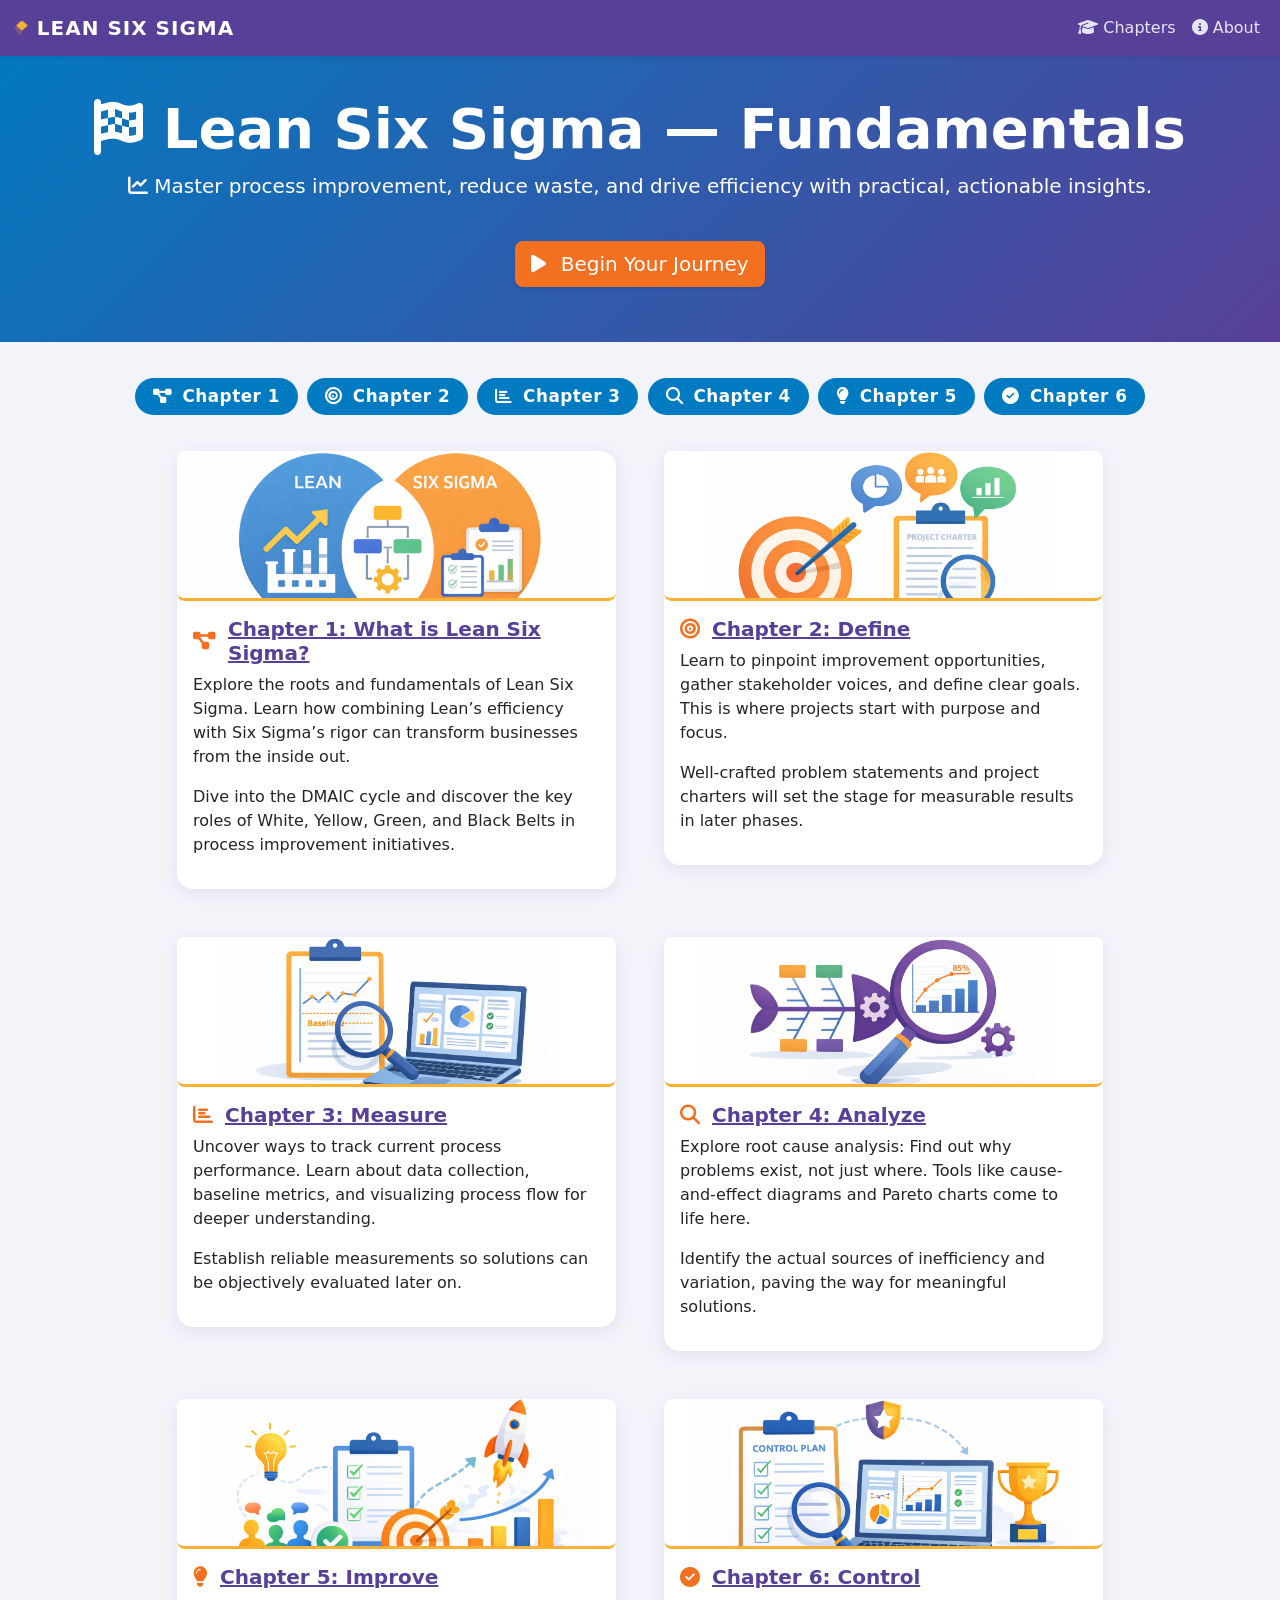
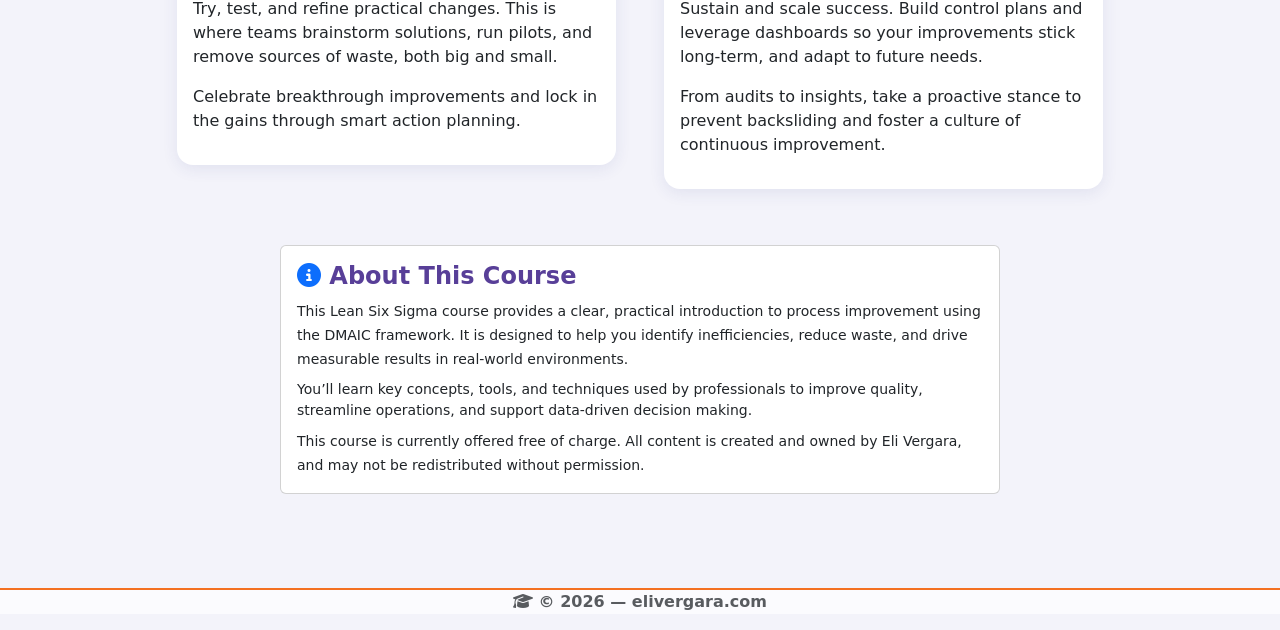
<file: index.html>
<!doctype html>
<html lang="en">
  <head>
    <meta charset="utf-8" />
    <title>Lean Six Sigma  — Fundamentals</title>
    <meta name="viewport" content="width=device-width, initial-scale=1" />
    <link href="https://cdn.jsdelivr.net/npm/bootstrap@5.3.0/dist/css/bootstrap.min.css" rel="stylesheet">
    <link href="https://cdnjs.cloudflare.com/ajax/libs/font-awesome/6.5.0/css/all.min.css" rel="stylesheet">
    <link href="sass/style.css" rel="stylesheet">
    <script>
      window.addEventListener('scroll', function() {
        document.getElementById('backToTopBtn').style.display = (window.scrollY > 300) ? 'inline-block' : 'none';
      });

      function backToTop() {
        window.scrollTo({
          top: 0,
          behavior: 'smooth'
        });
      }
    </script>
  </head>
  <body>
    <nav class="navbar navbar-expand-lg navbar-dark navbar-gradient shadow-sm fixed-top" style="z-index:1000;">
      <div class="container-fluid">
        <a class="navbar-brand brand" href="#">
          <svg class="brand-icon" viewBox="0 0 24 24" aria-label="logo" xmlns="http://www.w3.org/2000/svg"><path d="M3 12l6-9 6 9-6 9-6-9z" opacity=".25"/><path d="M12 3l7 6-7 6-7-6 7-6z"/></svg>
          Lean Six Sigma
        </a>
        <button class="navbar-toggler" type="button" data-bs-toggle="collapse" data-bs-target="#mainNav" aria-controls="mainNav" aria-expanded="false" aria-label="Toggle navigation">
          <span class="navbar-toggler-icon"></span>
        </button>
        <div class="collapse navbar-collapse" id="mainNav">
          <ul class="navbar-nav ms-auto">
            <li class="nav-item"><a class="nav-link" href="#chapters"><i class="fa-solid fa-graduation-cap"></i> Chapters</a></li>
            <li class="nav-item"><a class="nav-link" href="#about-section"><i class="fa-solid fa-circle-info"></i> About</a></li>
          </ul>
        </div>
      </div>
    </nav>
    <button title="Back to top" id="backToTopBtn" onclick="backToTop();"><i class="fa-solid fa-arrow-up"></i></button>
    <header class="hero text-center text-white d-flex align-items-center" style="min-height:38vh; padding-top: 60px; padding-bottom: 20px; background: linear-gradient(135deg, var(--primary) 0%, var(--secondary) 100%) !important;">
      <div class="container">
        <h1 class="display-4 fw-bold"><i class="fa-solid fa-flag-checkered"></i> Lean Six Sigma  — Fundamentals</h1>
        <p class="lead"><i class="fa-solid fa-chart-line"></i> Master process improvement, reduce waste, and drive efficiency with practical, actionable insights.</p>
        <a href="#chapters" class="btn btn-lg mt-4 shadow-sm"><i class="fa-solid fa-play me-2"></i> Begin Your Journey</a>
      </div>
    </header>
    <div id="chapters-nav" class="container my-4">
      <a href="#chapter1" class="btn"><i class="fa-solid fa-project-diagram me-1"></i> Chapter 1</a>
      <a href="#chapter2" class="btn"><i class="fa-solid fa-bullseye me-1"></i> Chapter 2</a>
      <a href="#chapter3" class="btn"><i class="fa-solid fa-chart-bar me-1"></i> Chapter 3</a>
      <a href="#chapter4" class="btn"><i class="fa-solid fa-search me-1"></i> Chapter 4</a>
      <a href="#chapter5" class="btn"><i class="fa-solid fa-lightbulb me-1"></i> Chapter 5</a>
      <a href="#chapter6" class="btn"><i class="fa-solid fa-check-circle me-1"></i> Chapter 6</a>
    </div>
    <div class="container-fluid main-content">
      <div class="row">
        <main class="col-12">
          <div class="container" style="max-width: 950px;">
            <!--CHAPTERS ANCHOR-->
            <section id="chapters"></section>
            <div class="row row-cols-1 row-cols-md-2 g-5" id="chapters-grid">
              <!--CH1-->
              <div class="col">
                <section id="chapter1">
                  <div class="card h-100 toc-card chapter">
                    <img class="chapter-image card-img-top" src="assets/images/chapter1_head.png" alt="What is Lean Six Sigma?">
                    <div class="card-body">
                      <h5 class="card-title"><i class="fa-solid fa-project-diagram"></i> <a href="chapter_1.html" style="color:inherit; text-decoration:underline;">Chapter 1: What is Lean Six Sigma?</a></h5>
                      <p class="card-text">Explore the roots and fundamentals of Lean Six Sigma. Learn how combining Lean’s efficiency with Six Sigma’s rigor can transform businesses from the inside out.</p>
                      <p>Dive into the DMAIC cycle and discover the key roles of White, Yellow, Green, and Black Belts in process improvement initiatives.</p>
                    </div>
                  </div>
                </section>
              </div>
              <!--CH2-->
              <div class="col">
                <section id="chapter2">
                  <div class="card h-100 toc-card chapter">
                    <img class="chapter-image card-img-top" src="assets/images/chapter2_head.png" alt="Defined business plan and team collaboration">
                    <div class="card-body">
                      <h5 class="card-title"><i class="fa-solid fa-bullseye"></i> <a href="chapter_2.html" style="color:inherit; text-decoration:underline;">Chapter 2: Define</a></h5>
                      <p class="card-text">Learn to pinpoint improvement opportunities, gather stakeholder voices, and define clear goals. This is where projects start with purpose and focus.</p>
                      <p>Well-crafted problem statements and project charters will set the stage for measurable results in later phases.</p>
                    </div>
                  </div>
                </section>
              </div>
              <!--CH3-->
              <div class="col">
                <section id="chapter3">
                  <div class="card h-100 toc-card chapter">
                    <img class="chapter-image card-img-top" src="assets/images/chapter3_head.png" alt="Business analytics dashboard on a computer screen">
                    <div class="card-body">
                      <h5 class="card-title"><i class="fa-solid fa-chart-bar"></i> <a href="chapter_3.html" style="color:inherit; text-decoration:underline;">Chapter 3: Measure</a></h5>
                      <p class="card-text">Uncover ways to track current process performance. Learn about data collection, baseline metrics, and visualizing process flow for deeper understanding.</p>
                      <p>Establish reliable measurements so solutions can be objectively evaluated later on.</p>
                    </div>
                  </div>
                </section>
              </div>
              <!--CH4-->
              <div class="col">
                <section id="chapter4">
                  <div class="card h-100 toc-card chapter">
                    <img class="chapter-image card-img-top" src="assets/images/chapter4_head.png" alt="Team analyzing reports and business strategy charts">
                    <div class="card-body">
                      <h5 class="card-title"><i class="fa-solid fa-search"></i> <a href="chapter_4.html" style="color:inherit; text-decoration:underline;">Chapter 4: Analyze</a></h5>
                      <p class="card-text">Explore root cause analysis: Find out why problems exist, not just where. Tools like cause-and-effect diagrams and Pareto charts come to life here.</p>
                      <p>Identify the actual sources of inefficiency and variation, paving the way for meaningful solutions.</p>
                    </div>
                  </div>
                </section>
              </div>
              <!--CH5-->
              <div class="col">
                <section id="chapter5">
                  <div class="card h-100 toc-card chapter">
                    <img class="chapter-image card-img-top" src="assets/images/chapter5_head.png" alt="Team brainstorming in a modern office with sticky notes">
                    <div class="card-body">
                      <h5 class="card-title"><i class="fa-solid fa-lightbulb"></i> <a href="chapter_5.html" style="color:inherit; text-decoration:underline;">Chapter 5: Improve</a></h5>
                      <p class="card-text">Try, test, and refine practical changes. This is where teams brainstorm solutions, run pilots, and remove sources of waste, both big and small.</p>
                      <p>Celebrate breakthrough improvements and lock in the gains through smart action planning.</p>
                    </div>
                  </div>
                </section>
              </div>
              <!--CH6-->
              <div class="col">
                <section id="chapter6">
                  <div class="card h-100 toc-card chapter">
                    <img class="chapter-image card-img-top" src="assets/images/chapter6_head.png" alt="Quality control: professional reviewing results in an office">
                    <div class="card-body">
                      <h5 class="card-title"><i class="fa-solid fa-check-circle"></i> <a href="chapter_6.html" style="color:inherit; text-decoration:underline;">Chapter 6: Control</a></h5>
                      <p class="card-text">Sustain and scale success. Build control plans and leverage dashboards so your improvements stick long-term, and adapt to future needs.</p>
                      <p>From audits to insights, take a proactive stance to prevent backsliding and foster a culture of continuous improvement.</p>
                    </div>
                  </div>
                </section>
              </div>
            </div><!-- end row -->
          </div><!-- end chapters container -->

          <section id="about-section" class="container my-5 pt-2">
            <div class="container">
              <div class="row justify-content-center">
                <div class="col-lg-8">
                  <div class="card">
                    <div class="card-body">
                      <h4 class="card-title">
                        <i class="fa-solid fa-circle-info text-primary"></i> About This Course
                      </h4>
                      <p class="mb-2"><small>
                        This Lean Six Sigma course provides a clear, practical introduction to process improvement using the DMAIC framework. It is designed to help you identify inefficiencies, reduce waste, and drive measurable results in real-world environments.
                      </p>
                      <p class="mb-2">
                        You’ll learn key concepts, tools, and techniques used by professionals to improve quality, streamline operations, and support data-driven decision making.
                      </p>
                      <p class="mb-0">
                        This course is currently offered free of charge. All content is created and owned by Eli Vergara, and may not be redistributed without permission.
                      </small></p>
                    </div>
                  </div>
                </div>
              </div>
            </div>
          </section>
        </main>
      </div>
    </div>
    <footer class="text-center text-muted mt-1 mb-3 ">
      <a class="nav-link" href="https://www.elivergara.com" target="_blank" rel="noopener noreferrer">
        <strong><i class="fa-solid fa-graduation-cap"></i> © 2026 — elivergara.com</strong>
      </a>
    </footer>
    <script src="https://cdn.jsdelivr.net/npm/bootstrap@5.3.0/dist/js/bootstrap.bundle.min.js"></script>
  </body>
</html>
</file>
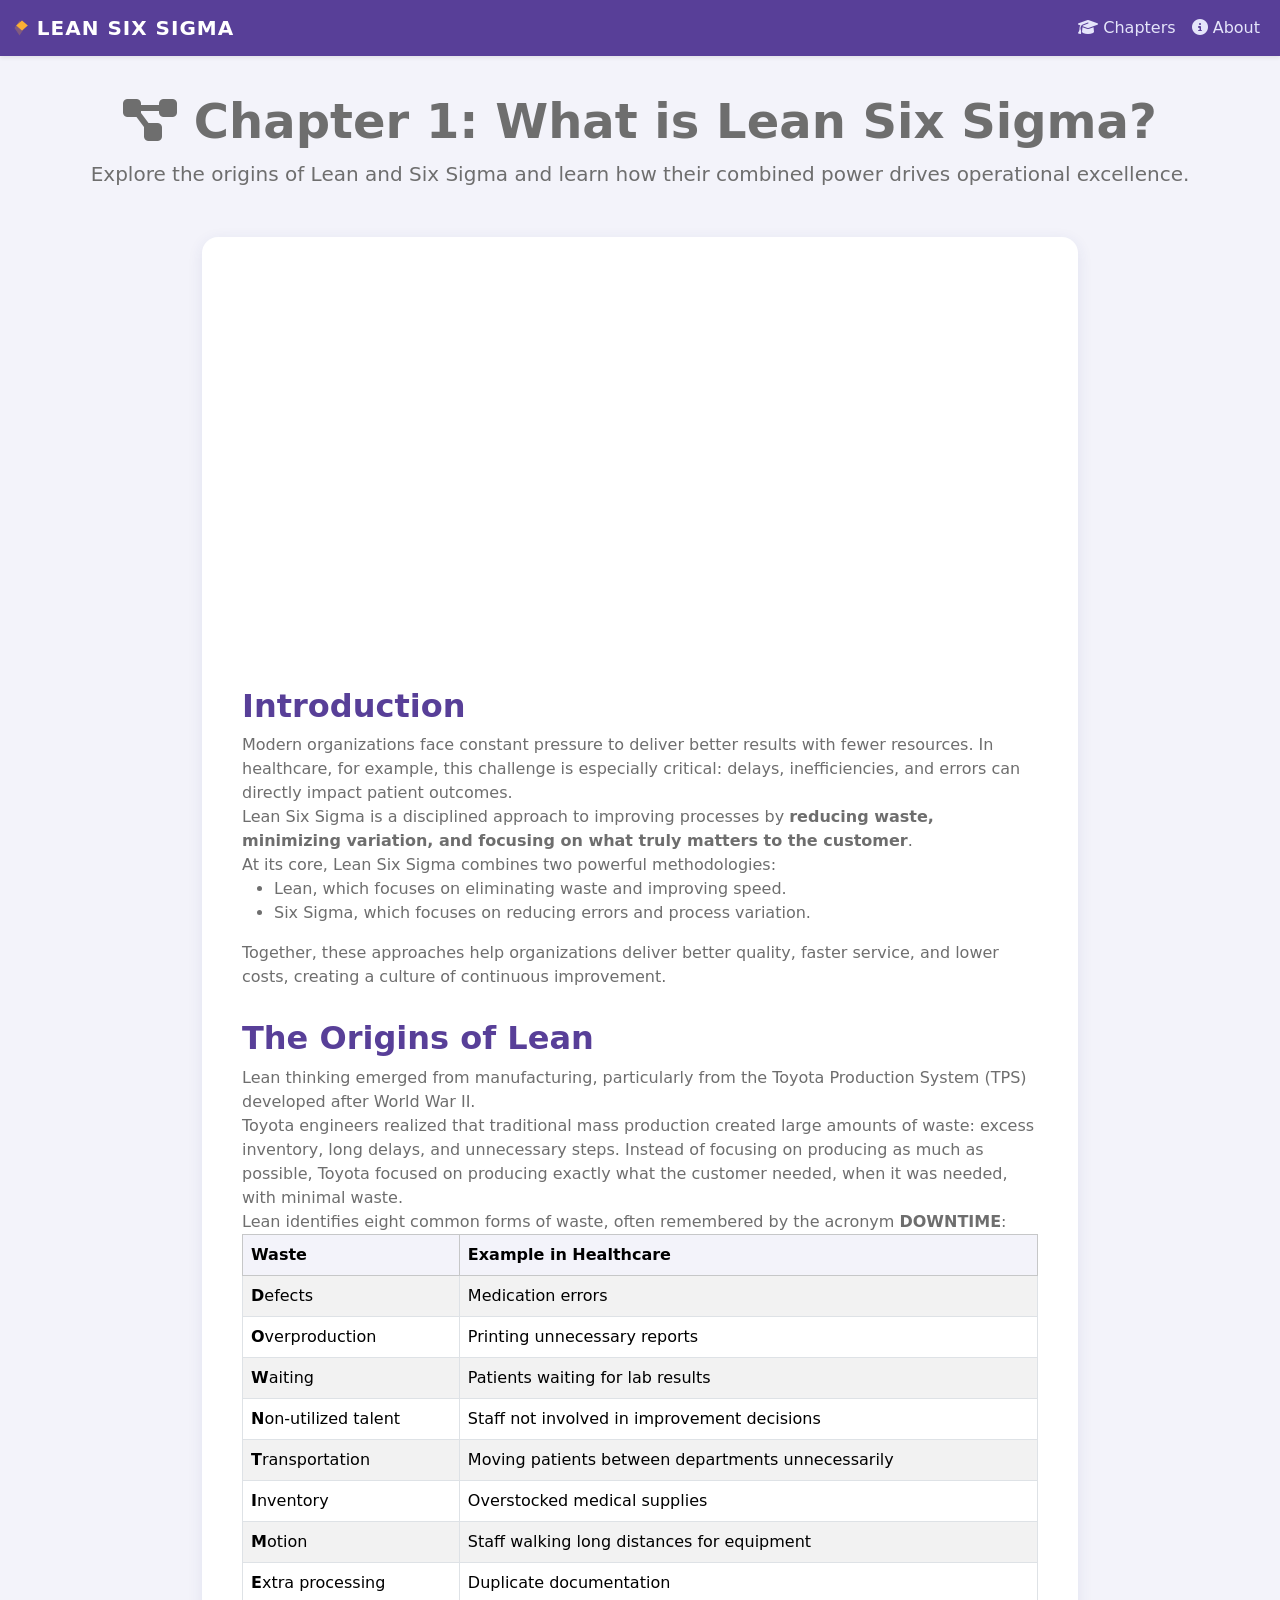
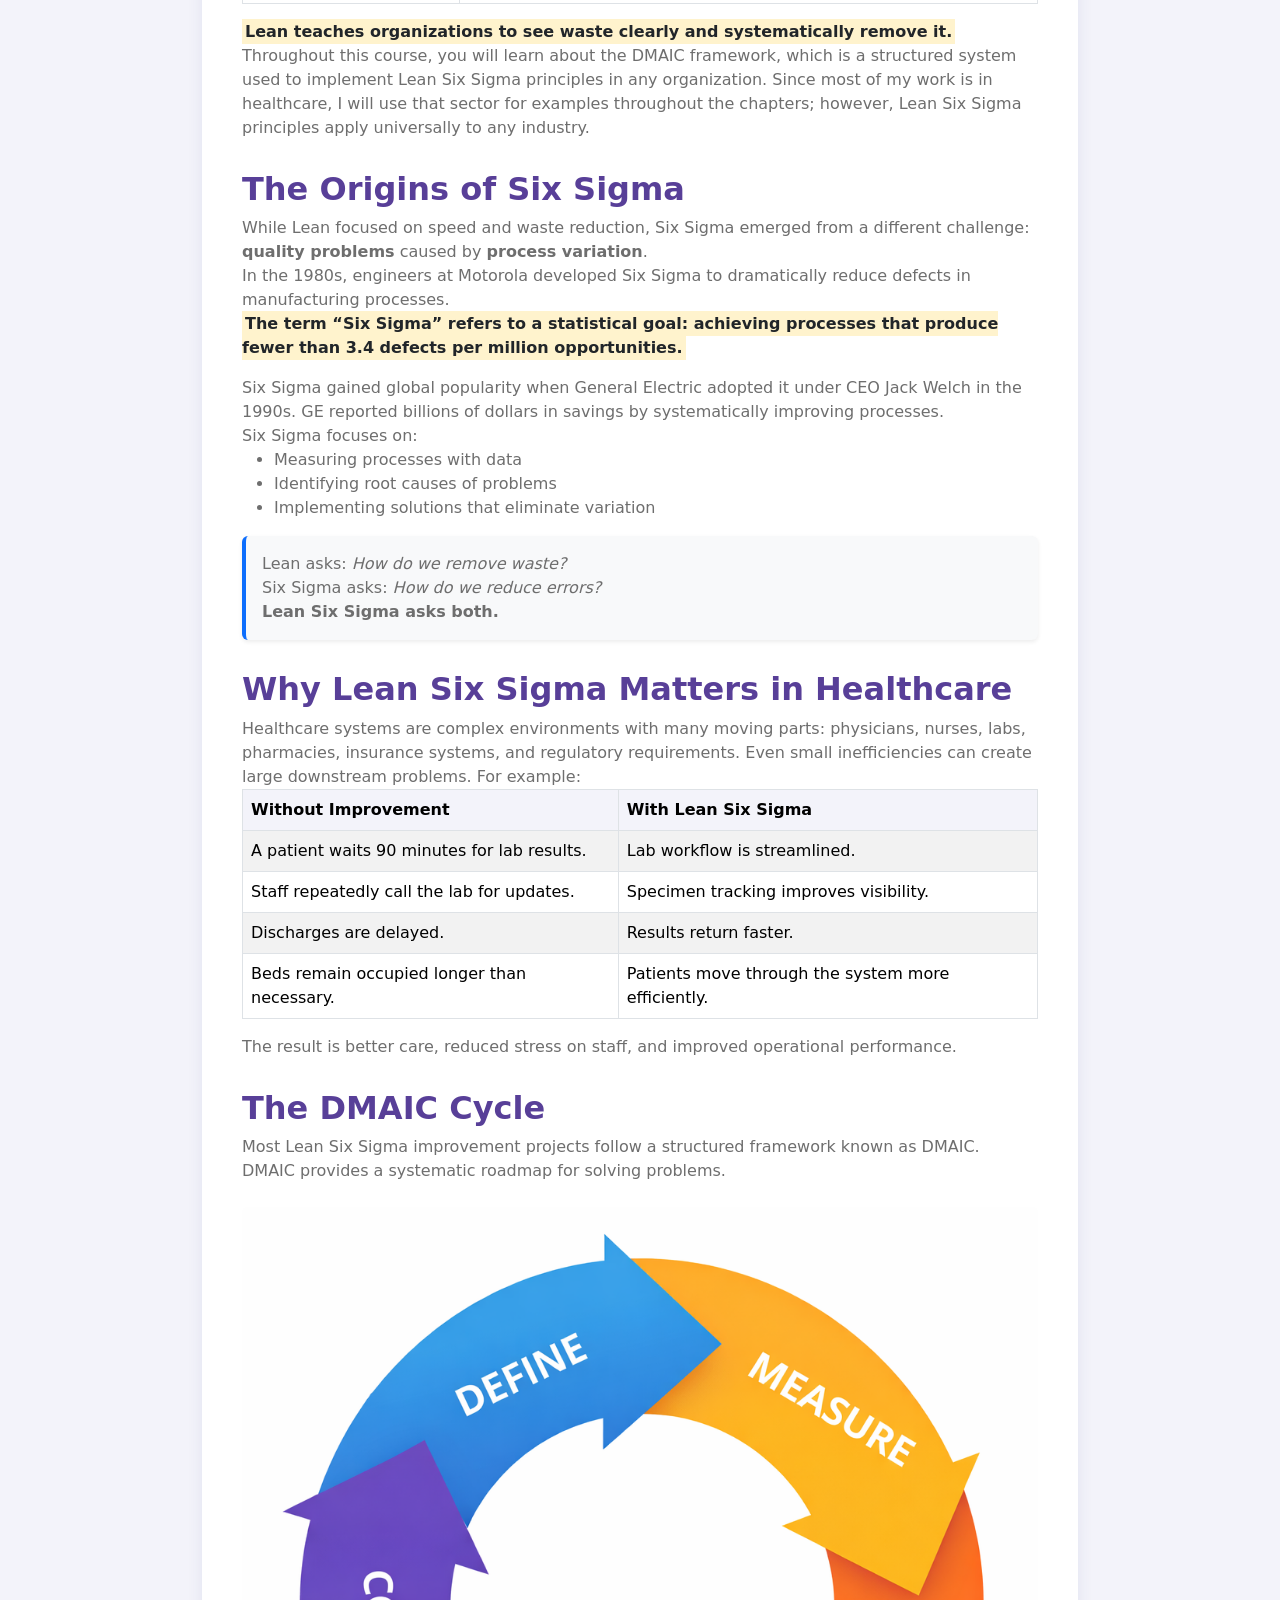
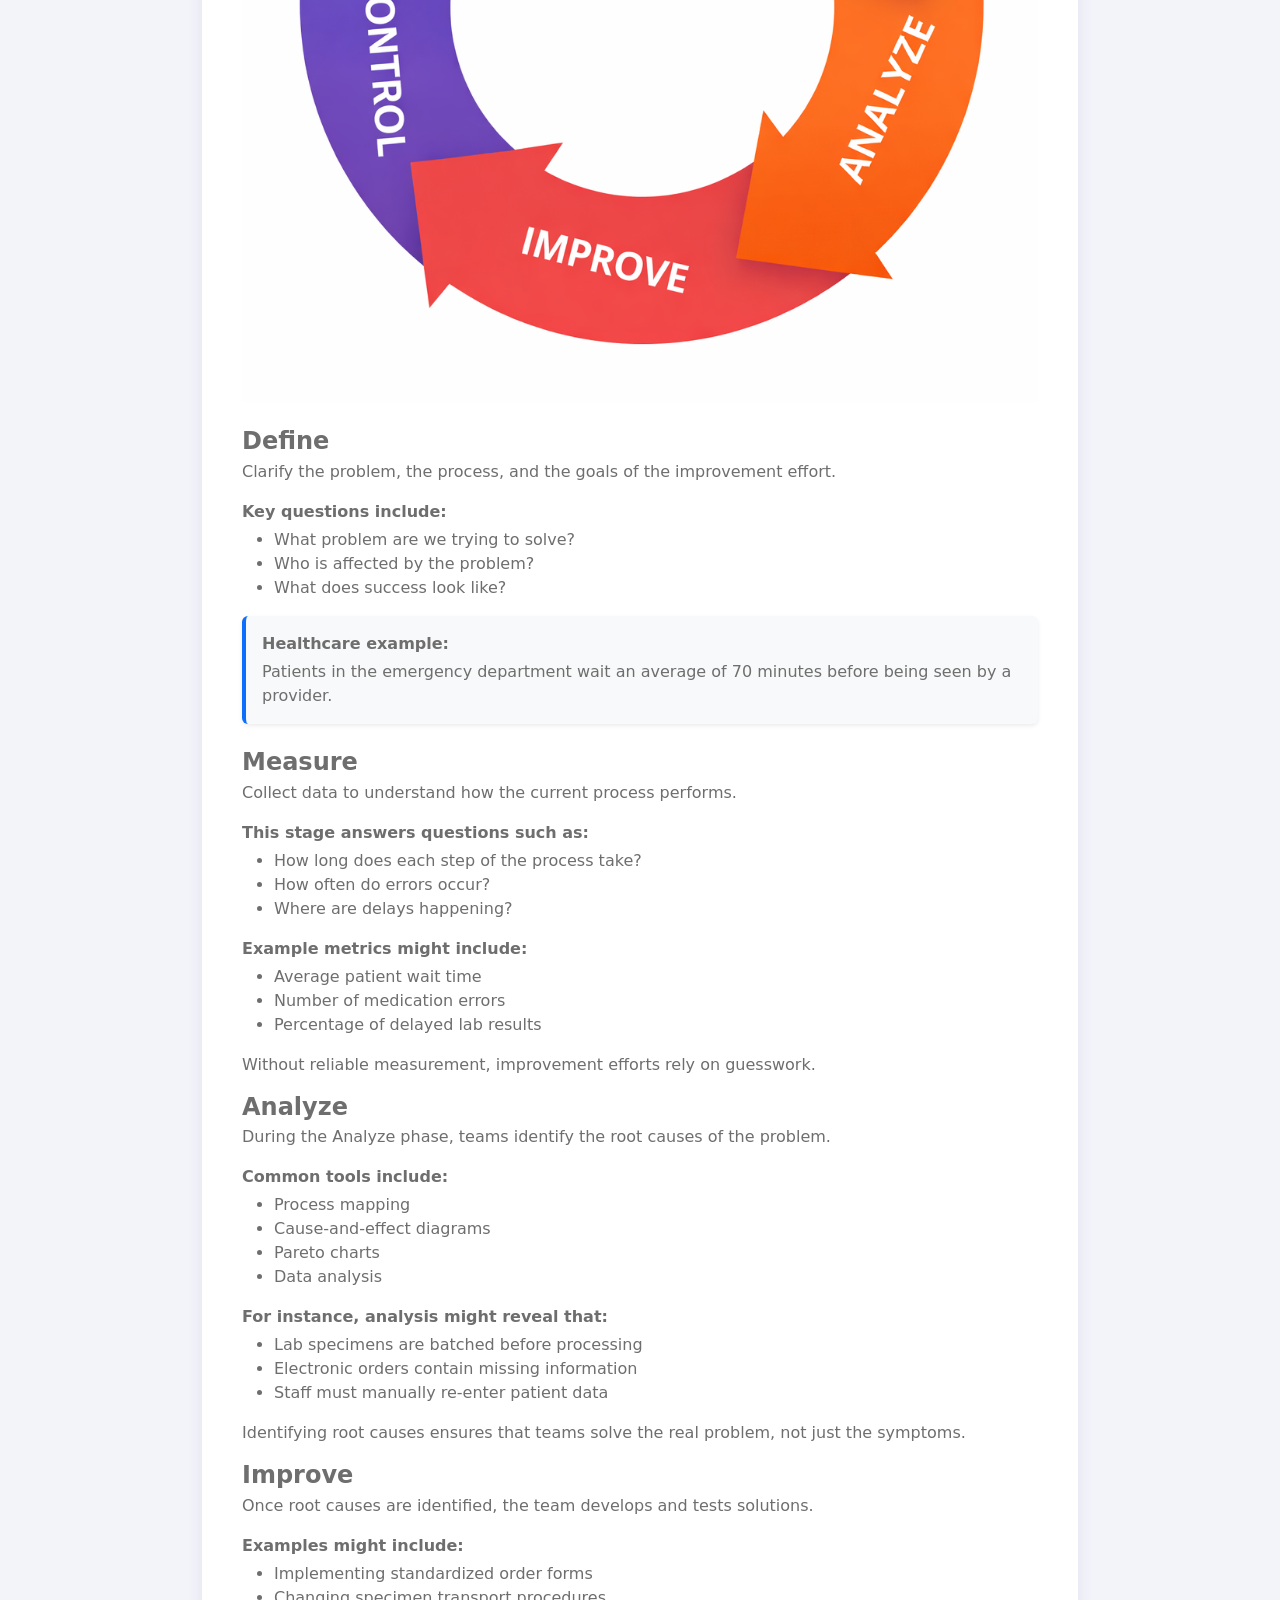
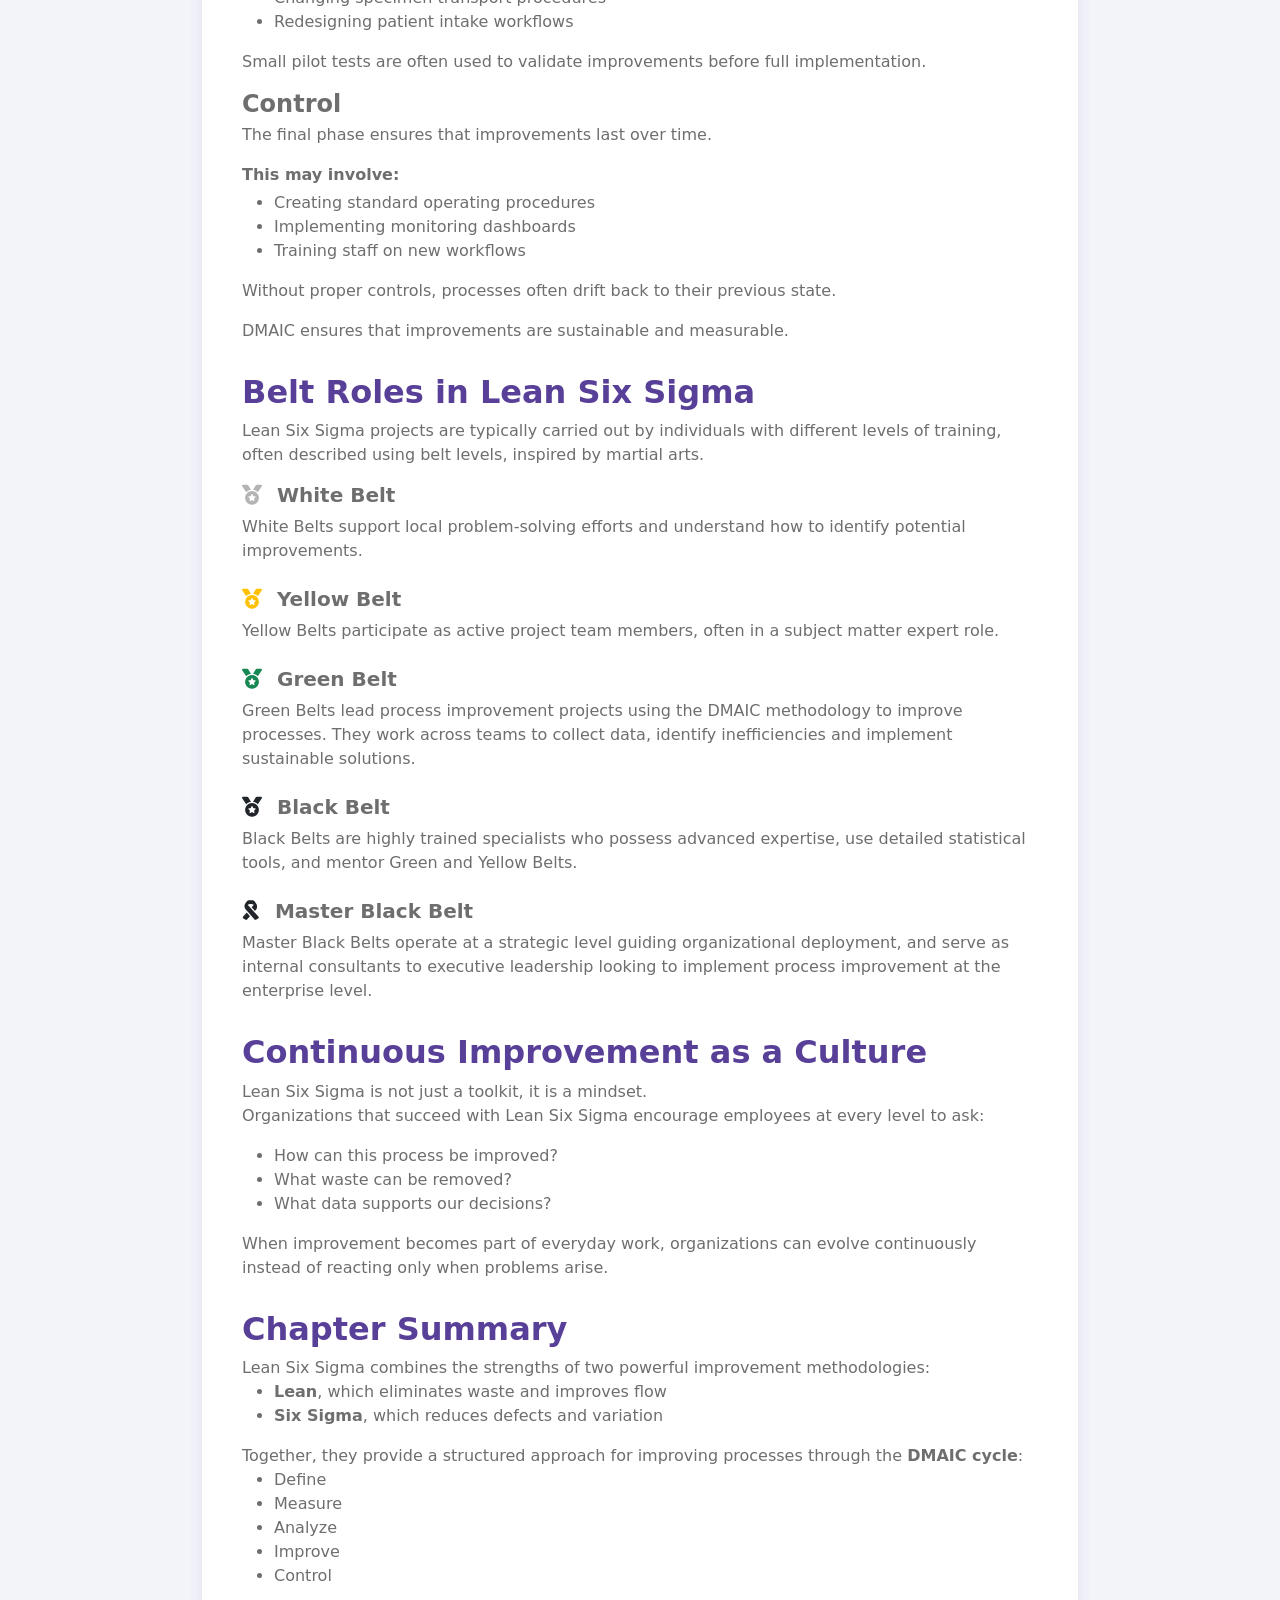
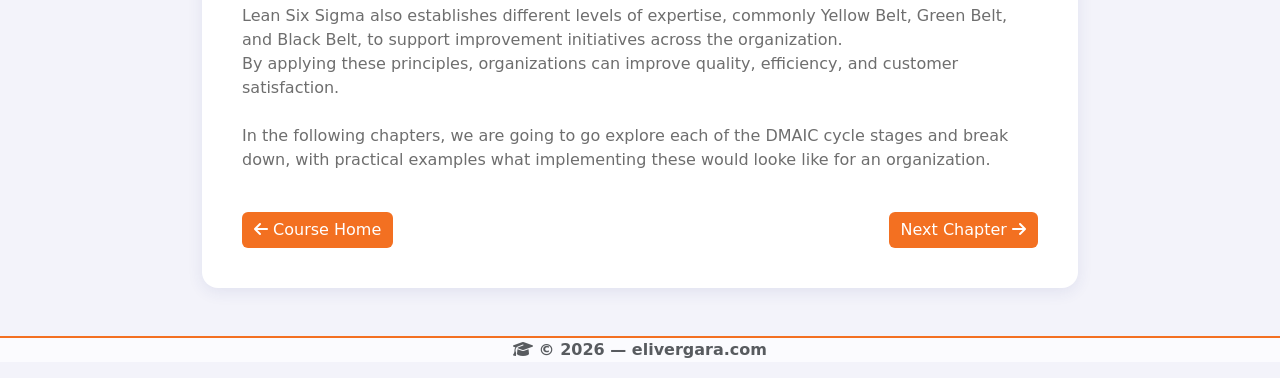
<file: chapter_1.html>
<!doctype html>
<html lang="en">
<head>
<meta charset="utf-8"/>
<title>Chapter 1 — What is Lean Six Sigma?</title>
<meta name="viewport" content="width=device-width, initial-scale=1"/>

<link href="https://cdn.jsdelivr.net/npm/bootstrap@5.3.0/dist/css/bootstrap.min.css" rel="stylesheet">
<link href="https://cdnjs.cloudflare.com/ajax/libs/font-awesome/6.5.0/css/all.min.css" rel="stylesheet">
<link href="sass/style.css" rel="stylesheet">

<script>
window.addEventListener('scroll',function(){
document.getElementById('backToTopBtn').style.display =
(window.scrollY>300)?'inline-block':'none';
});

function backToTop(){
window.scrollTo({top:0,behavior:'smooth'});
}
</script>

</head>

<body>

<!-- NAVBAR -->

<nav class="navbar navbar-expand-lg navbar-dark navbar-gradient shadow-sm fixed-top">
<div class="container-fluid">

<a class="navbar-brand brand" href="index.html">

<svg class="brand-icon" viewBox="0 0 24 24">
<path d="M3 12l6-9 6 9-6 9-6-9z" opacity=".25"/>
<path d="M12 3l7 6-7 6-7-6 7-6z"/>
</svg>

Lean Six Sigma

</a>

<button class="navbar-toggler" type="button" data-bs-toggle="collapse" data-bs-target="#mainNav">
<span class="navbar-toggler-icon"></span>
</button>

<div class="collapse navbar-collapse" id="mainNav">

<ul class="navbar-nav ms-auto">

<li class="nav-item">
<a class="nav-link" href="index.html#chapters">
<i class="fa-solid fa-graduation-cap"></i> Chapters
</a>
</li>

<li class="nav-item">
<a class="nav-link" href="index.html#about-section">
<i class="fa-solid fa-circle-info"></i> About
</a>
</li>

</ul>

</div>
</div>
</nav>

<button id="backToTopBtn" onclick="backToTop()">
<i class="fa-solid fa-arrow-up"></i>
</button>

<!-- HERO -->

<header class="hero text-center">
<div class="container">
<h1 class="display-5 fw-bold mt-5">
<i class="fa-solid fa-project-diagram mt-5"></i>
Chapter 1: What is Lean Six Sigma?
</h1>

<p class="lead">
<strong>Explore the origins of Lean and Six Sigma and learn how their combined power drives operational excellence.</strong>
</p>
</div>
</header>

<!-- MAIN CONTENT -->

<div class="container my-5" style="max-width:900px">
  <div class="chapter-content">

    
    <div class="ratio mb-4" style="--bs-aspect-ratio: 47.8%;">
<iframe width="560" height="315" src="https://www.youtube.com/embed/T1JPE0vfMUI?si=HtQCeDeeapN3X4Nb" title="YouTube video player" frameborder="0" allow="accelerometer; autoplay; clipboard-write; encrypted-media; gyroscope; picture-in-picture; web-share" referrerpolicy="strict-origin-when-cross-origin" allowfullscreen></iframe>    </div>
    <section class="chapter-section intro">
      <h2>Introduction</h2>
      <div class="section-body">
        <div class="section-paragraph">
          Modern organizations face constant pressure to deliver better results with fewer resources. In healthcare, for example, this challenge is especially critical: delays, inefficiencies, and errors can directly impact patient outcomes.
        </div>
        <div class="section-paragraph">
          Lean Six Sigma is a disciplined approach to improving processes by <strong>reducing waste, minimizing variation, and focusing on what truly matters to the customer</strong>.
        </div>
        <div class="section-paragraph">
          At its core, Lean Six Sigma combines two powerful methodologies:
          <ul>
            <li>Lean, which focuses on eliminating waste and improving speed.</li>
            <li>Six Sigma, which focuses on reducing errors and process variation.</li>
          </ul>
          Together, these approaches help organizations deliver better quality, faster service, and lower costs, creating a culture of continuous improvement.
        </div>
      </div>
    </section>
    <section class="chapter-section origins-lean">
      <h2>The Origins of Lean</h2>
      <div class="section-body">
        <div class="section-paragraph">
          Lean thinking emerged from manufacturing, particularly from the Toyota Production System (TPS) developed after World War II.
        </div>
        <div class="section-paragraph">
          Toyota engineers realized that traditional mass production created large amounts of waste: excess inventory, long delays, and unnecessary steps. 
          Instead of focusing on producing as much as possible, Toyota focused on producing exactly what the customer needed, when it was needed, with minimal waste.
        </div>
        <div class="section-paragraph">
          Lean identifies eight common forms of waste, often remembered by the acronym <strong>DOWNTIME</strong>:
        </div>
        <div class="section-table">
          <table class="table table-striped table-bordered">
            <thead class="table-light">
              <tr><th>Waste</th><th>Example in Healthcare</th></tr>
            </thead>
            <tbody>
              <tr><td><strong>D</strong>efects</td><td>Medication errors</td></tr>
              <tr><td><strong>O</strong>verproduction</td><td>Printing unnecessary reports</td></tr>
              <tr><td><strong>W</strong>aiting</td><td>Patients waiting for lab results</td></tr>
              <tr><td><strong>N</strong>on-utilized talent</td><td>Staff not involved in improvement decisions</td></tr>
              <tr><td><strong>T</strong>ransportation</td><td>Moving patients between departments unnecessarily</td></tr>
              <tr><td><strong>I</strong>nventory</td><td>Overstocked medical supplies</td></tr>
              <tr><td><strong>M</strong>otion</td><td>Staff walking long distances for equipment</td></tr>
              <tr><td><strong>E</strong>xtra processing</td><td>Duplicate documentation</td></tr>
            </tbody>
          </table>
        </div>
        <div class="section-paragraph">
         <mark><strong> Lean teaches organizations to see waste clearly and systematically remove it.</strong></mark>
        </div>
        <div class="section-paragraph">
          Throughout this course, you will learn about the DMAIC framework, which is a structured system used to implement Lean Six Sigma principles in any organization. 
          Since most of my work is in healthcare, I will use that sector for examples throughout the chapters; however, Lean Six Sigma principles apply universally to any industry.
        </div>
      </div>
    </section>

    <!-- ##############################   -->
    
    <section class="chapter-section origins-sixsigma">
      <h2>The Origins of Six Sigma</h2>
      <div class="section-body">
        <div class="section-paragraph">
          While Lean focused on speed and waste reduction, Six Sigma emerged from a different challenge: <strong>quality problems</strong> caused by <strong>process variation</strong>.
        </div>
        <div class="section-paragraph">
          In the 1980s, engineers at Motorola developed Six Sigma to dramatically reduce defects in manufacturing processes.
        </div>
        <p><mark><strong>The term “Six Sigma” refers to a statistical goal: achieving processes that produce fewer than 3.4 defects per million opportunities.</mark></strong>
      
        <div class="section-paragraph">
          Six Sigma gained global popularity when General Electric adopted it under CEO Jack Welch in the 1990s. GE reported billions of dollars in savings by systematically improving processes.
        </div>
        <div class="section-list">
          Six Sigma focuses on:
          <ul>
            <li>Measuring processes with data</li>
            <li>Identifying root causes of problems</li>
            <li>Implementing solutions that eliminate variation</li>
          </ul>
        </div>
<div class="p-3 bg-light border-start border-4 border-primary rounded shadow-sm">
          Lean asks: <i>How do we remove waste?</i><br>
          Six Sigma asks: <i>How do we reduce errors?</i><br>
          <strong>Lean Six Sigma asks both.</strong>
        </div>
      </div>
    </section>

    <!-- ###################################### -->

    <section class="chapter-section why-lss">
      <h2>Why Lean Six Sigma Matters in Healthcare</h2>
      <div class="section-body">
        <div class="section-paragraph">
          Healthcare systems are complex environments with many moving parts: physicians, nurses, labs, pharmacies, insurance systems, and regulatory requirements. 
          Even small inefficiencies can create large downstream problems. For example:
        </div>

<table class="table table-bordered table-striped">
  <thead>
    <tr>
      <th scope="col" class="fw-bold">Without Improvement</th>
      <th scope="col" class="fw-bold">With Lean Six Sigma</th>
    </tr>
  </thead>
  <tbody>
    <tr>
      <td>A patient waits 90 minutes for lab results.</td>
      <td>Lab workflow is streamlined.</td>
    </tr>
    <tr>
      <td>Staff repeatedly call the lab for updates.</td>
      <td>Specimen tracking improves visibility.</td>
    </tr>
    <tr>
      <td>Discharges are delayed.</td>
      <td>Results return faster.</td>
    </tr>
    <tr>
      <td>Beds remain occupied longer than necessary.</td>
      <td>Patients move through the system more efficiently.</td>
    </tr>
  </tbody>
</table>

        <div class="section-paragraph">
          The result is better care, reduced stress on staff, and improved operational performance.
        </div>
      </div>
    </section>
    <section class="chapter-section dmaic">

<!-- ####################################### -->


      <h2>The DMAIC Cycle</h2>
      <div class="section-body">
        <div class="section-paragraph">
Most Lean Six Sigma improvement projects follow a structured framework known as DMAIC.
        </div>
        <div class="section-paragraph">
          DMAIC provides a systematic roadmap for solving problems.
        </div>
    <div class="text-center my-4">
      <img src="assets/images/DMAIC-Cycle.png" class="img-fluid w-90 rounded" alt="DMAIC Cycle Diagram: Define, Measure, Analyze, Improve, Control" >
    </div>

        <div class="section-subgroup">
          <div class="h4 fw-bold mb-1">Define</div>
          <p>Clarify the problem, the process, and the goals of the improvement effort.</p>
          <div class="fw-bold mb-1">Key questions include:</div>
          <ul>
            <li>What problem are we trying to solve?</li>
            <li>Who is affected by the problem?</li>
            <li>What does success look like?</li>
          </ul>
<div class="p-3 bg-light border-start border-4 border-primary rounded shadow-sm">
  <div class="fw-bold mb-1">Healthcare example:</div>
  <p class="mb-0">
    Patients in the emergency department wait an average of 70 minutes 
    before being seen by a provider.
  </p>
</div><br>
        <div class="section-subgroup">
          <div class="h4 fw-bold mb-1">Measure</div>
          <p>Collect data to understand how the current process performs.</p>
          <div class="fw-bold mb-1">This stage answers questions such as:</div>
          <ul>
            <li>How long does each step of the process take?</li>
            <li>How often do errors occur?</li>
            <li>Where are delays happening?</li>
          </ul>
          <div class="fw-bold mb-1">Example metrics might include:</div>
          <ul>
            <li>Average patient wait time</li>
            <li>Number of medication errors</li>
            <li>Percentage of delayed lab results</li>
          </ul>
          <p>Without reliable measurement, improvement efforts rely on guesswork.</p>
        </div>
        <div class="section-subgroup">
          <div class="h4 fw-bold mb-1">Analyze</div>
          <p>During the Analyze phase, teams identify the root causes of the problem.</p>
          <div class="fw-bold mb-1">Common tools include:</div>
          <ul>
            <li>Process mapping</li>
            <li>Cause-and-effect diagrams</li>
            <li>Pareto charts</li>
            <li>Data analysis</li>
          </ul>
          <div class="fw-bold mb-1">For instance, analysis might reveal that:</div>
          <ul>
            <li>Lab specimens are batched before processing</li>
            <li>Electronic orders contain missing information</li>
            <li>Staff must manually re-enter patient data</li>
          </ul>
          <p>Identifying root causes ensures that teams solve the real problem, not just the symptoms.</p>
        </div>
        <div class="section-subgroup">
          <div class="h4 fw-bold mb-1">Improve</div>
          <p>Once root causes are identified, the team develops and tests solutions.</p>
          <div class="fw-bold mb-1">Examples might include:</div>
          <ul>
            <li>Implementing standardized order forms</li>
            <li>Changing specimen transport procedures</li>
            <li>Redesigning patient intake workflows</li>
          </ul>
          <p>Small pilot tests are often used to validate improvements before full implementation.</p>
        </div>
        <div class="section-subgroup">
          <div class="h4 fw-bold mb-1">Control</div>
          <p>The final phase ensures that improvements last over time.</p>
          <div class="fw-bold mb-1">This may involve:</div>
          <ul>
            <li>Creating standard operating procedures</li>
            <li>Implementing monitoring dashboards</li>
            <li>Training staff on new workflows</li>
          </ul>
          <p>Without proper controls, processes often drift back to their previous state.</p>
        </div>
        <div class="section-paragraph">
          DMAIC ensures that improvements are sustainable and measurable.
        </div>
      </div>
    </section>

          
    <!-- ####################################### -->

<section class="chapter-section belt-roles">
  <h2>Belt Roles in Lean Six Sigma</h2>

  <div class="section-body">

    <p class="section-paragraph">
      Lean Six Sigma projects are typically carried out by individuals with different levels of training, 
      often described using belt levels, inspired by martial arts.
    </p>

    <!-- White Belt -->
    <div class="section-subgroup mb-4">
      <div class="fw-bold h5">
        <i class="fas fa-medal me-2" style="color: #b4b4b4;"></i> White Belt
      </div>
      <p>White Belts support local problem-solving efforts and understand how to identify potential improvements.</p>
    </div>

    <!-- Yellow Belt -->
    <div class="section-subgroup mb-4">
      <div class="fw-bold h5">
        <i class="fas fa-medal text-warning me-2"></i> Yellow Belt
      </div>
      <p>Yellow Belts participate as active project team members, often in a subject matter expert role.</p>
    </div>

    <!-- Green Belt -->
    <div class="section-subgroup mb-4">
      <div class="fw-bold h5">
        <i class="fas fa-medal text-success me-2"></i> Green Belt
      </div>
      <p>Green Belts lead process improvement projects using the DMAIC methodology to improve processes. 
        They work across teams to collect data, identify inefficiencies and implement sustainable solutions.</p>
    </div>

    <!-- Black Belt -->
    <div class="section-subgroup mb-4">
      <div class="fw-bold h5">
        <i class="fas fa-medal text-dark me-2"></i> Black Belt
      </div>
      <p>Black Belts are highly trained specialists who possess advanced expertise, use detailed statistical tools, and mentor Green and Yellow Belts.</p>
    </div>

    <!-- Master Black Belt -->
    <div class="section-subgroup mb-4">
      <div class="fw-bold h5">
        <i class="fas fa-ribbon text-dark me-2"></i> Master Black Belt
      </div>
      <p>Master Black Belts operate at a strategic level guiding organizational deployment, and serve as internal 
        consultants to executive leadership looking to implement process improvement at the enterprise level.</p>
    </div>

  </div>
</section>

<!-- ###############################-->

 <section class="chapter-section belt-roles">
      <h2>Continuous Improvement as a Culture</h2>
      <div class="section-body">
        <div class="section-paragraph">
          Lean Six Sigma is not just a toolkit, it is a mindset.
        </div>
        <div class="section-subgroup">
          <p>Organizations that succeed with Lean Six Sigma encourage employees at every level to ask:</p>
          <ul>
            <li>How can this process be improved?</li>
            <li>What waste can be removed?</li>
            <li>What data supports our decisions?</li>
          </ul>
        </div>
        <div class="section-paragraph">
          When improvement becomes part of everyday work, organizations can evolve continuously instead of reacting only when problems arise.
        </div>
      </div>
    </section>
<!--############################################-->
          
<section class="chapter-section belt-roles">
  <h2>Chapter Summary</h2>
  <div class="section-body">
    <div class="section-paragraph">
      Lean Six Sigma combines the strengths of two powerful improvement methodologies:
    </div>
    <div class="section-subgroup">
      <ul>
        <li><strong>Lean</strong>, which eliminates waste and improves flow</li>
        <li><strong>Six Sigma</strong>, which reduces defects and variation</li>
      </ul>
    </div>

    <div class="section-paragraph">
      Together, they provide a structured approach for improving processes through the <strong>DMAIC cycle</strong>:
        </div>
        <div class="section-subgroup">
          <ul>
            <li>Define</li>
            <li>Measure</li>
            <li>Analyze</li>
            <li>Improve</li>
            <li>Control</li>
          </ul>
        </div>
        <div class="section-paragraph">
    </div>



    <div class="section-paragraph">
      Lean Six Sigma also establishes different levels of expertise, commonly Yellow Belt, Green Belt, and Black Belt, to support improvement initiatives across the organization.
    </div>
    <div class="section-paragraph">
      By applying these principles, organizations can improve quality, efficiency, and customer satisfaction.
    </div>
<br>
    <div class="section-paragraph">
      In the following chapters, we are going to go explore each of the DMAIC cycle stages and break down, with 
      practical examples what implementing these would looke like for an organization. 
    </div>

  </div>
</section>

    

<!--###########################################-->
    


<div class="chapter-nav">

<a href="index.html" class="btn btn-course">
<i class="fa-solid fa-arrow-left"></i> Course Home
</a>

<a href="chapter_2.html" class="btn btn-course">
Next Chapter <i class="fa-solid fa-arrow-right"></i>
</a>

</div>

</div>

</div>

<footer class="text-center text-muted mt-1 mb-3 ">
<a class="nav-link"
   href="https://www.elivergara.com"
   target="_blank"
   rel="noopener noreferrer">
  <strong><i class="fa-solid fa-graduation-cap"></i> © 2026 — elivergara.com</strong>
</a>  
</footer>

<script src="https://cdn.jsdelivr.net/npm/bootstrap@5.3.0/dist/js/bootstrap.bundle.min.js"></script>

</body>
</html>
</file>
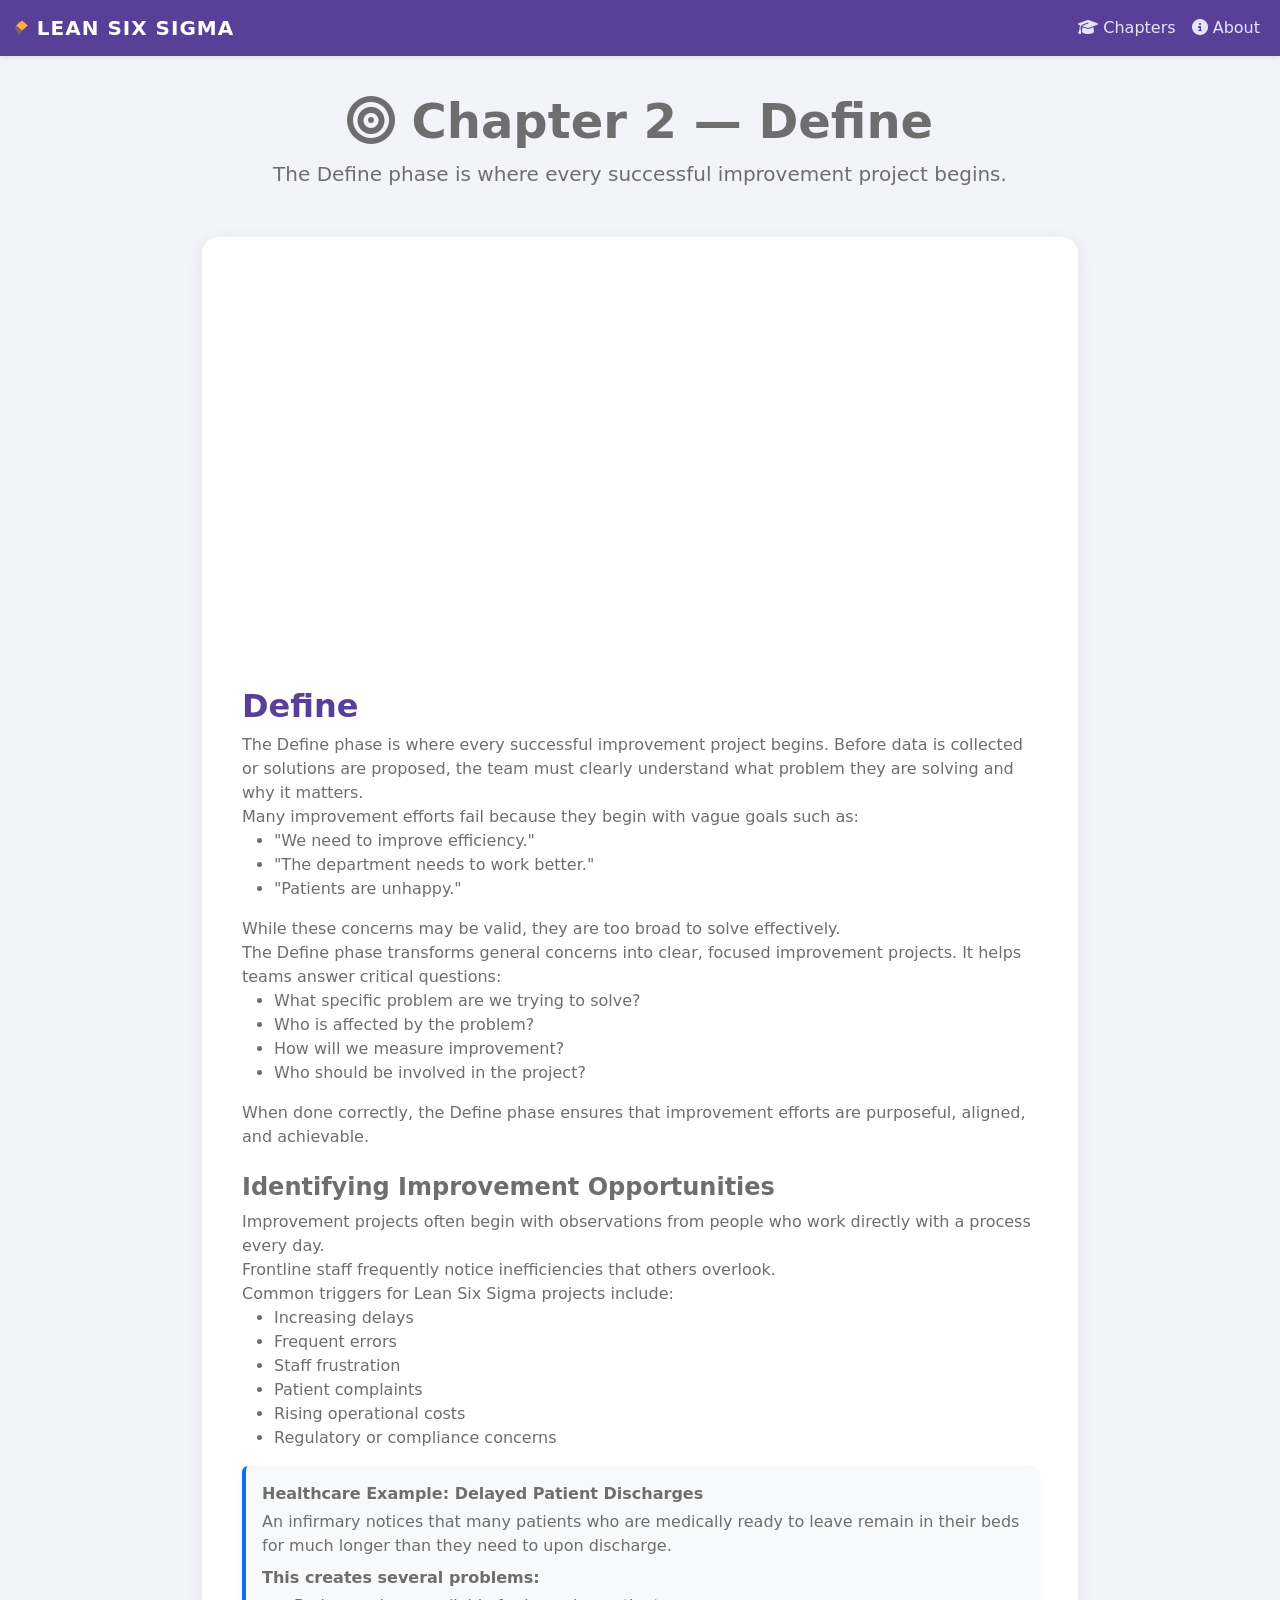
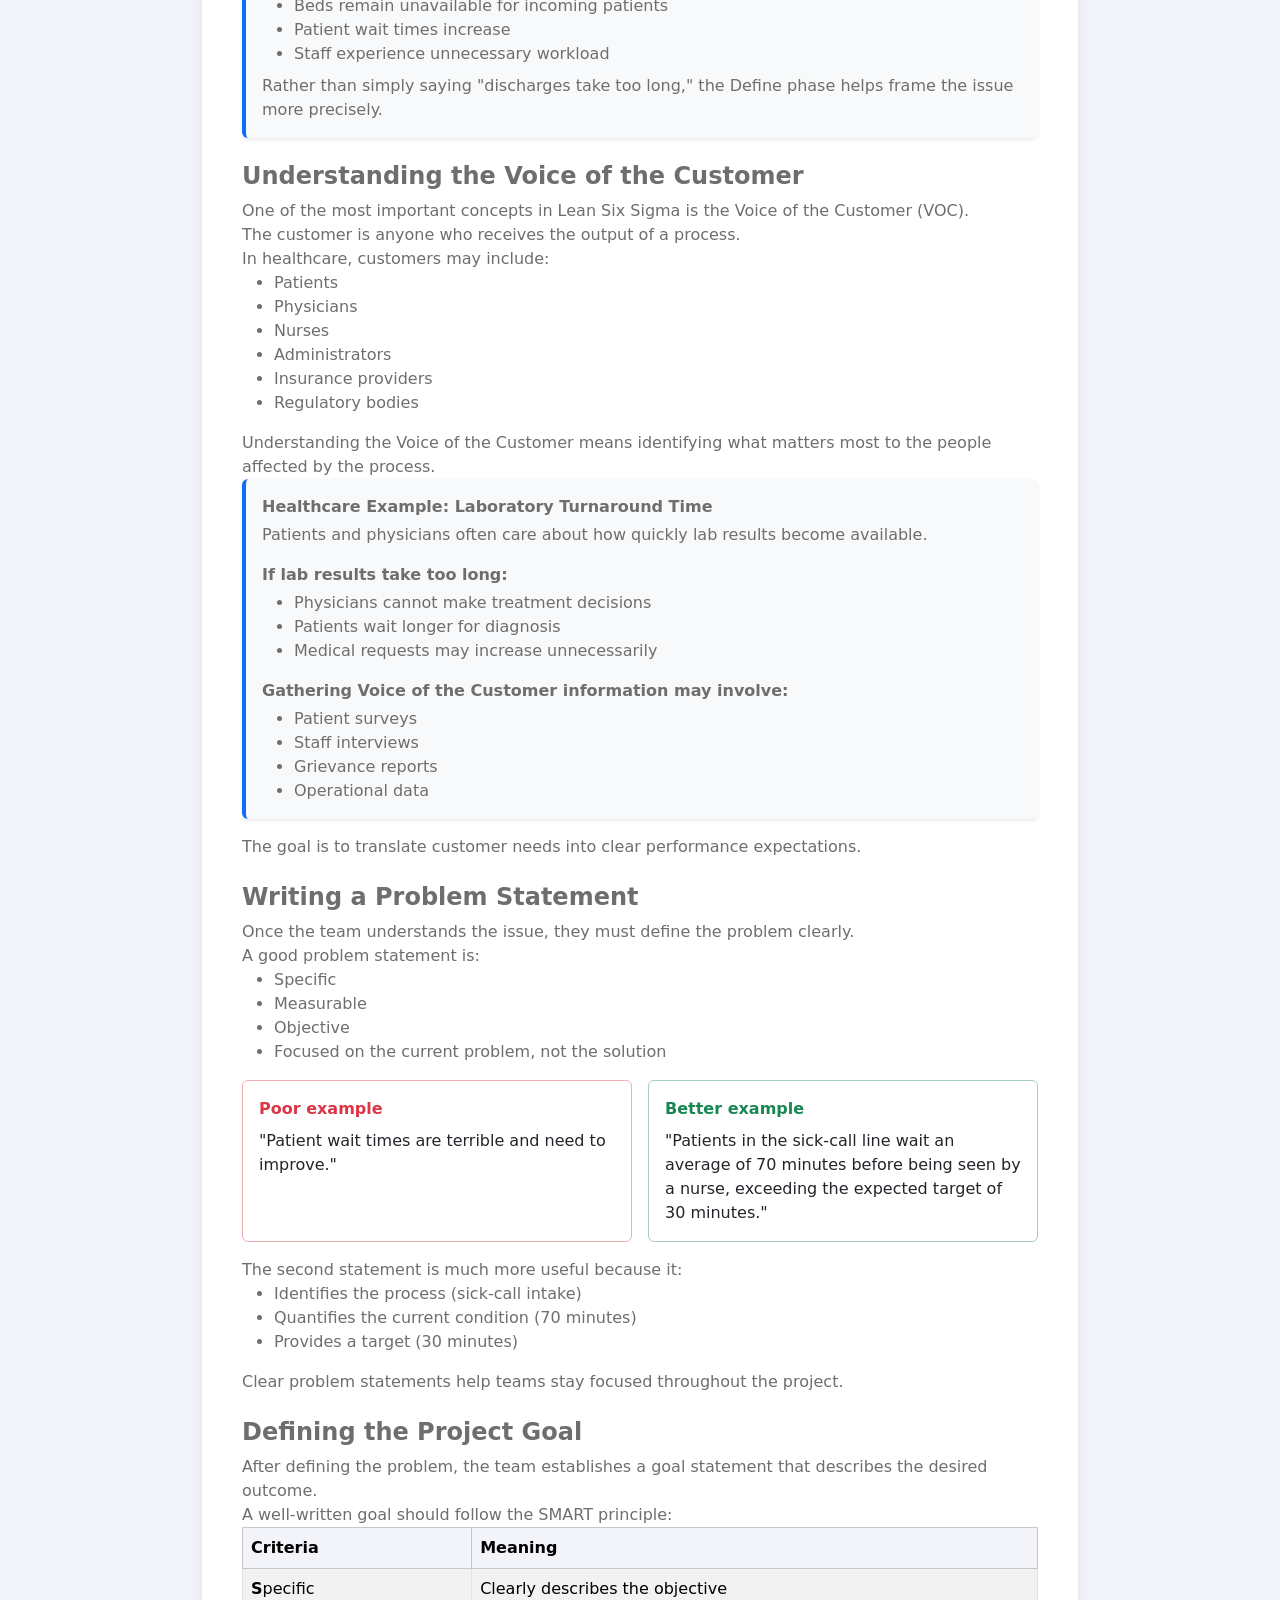
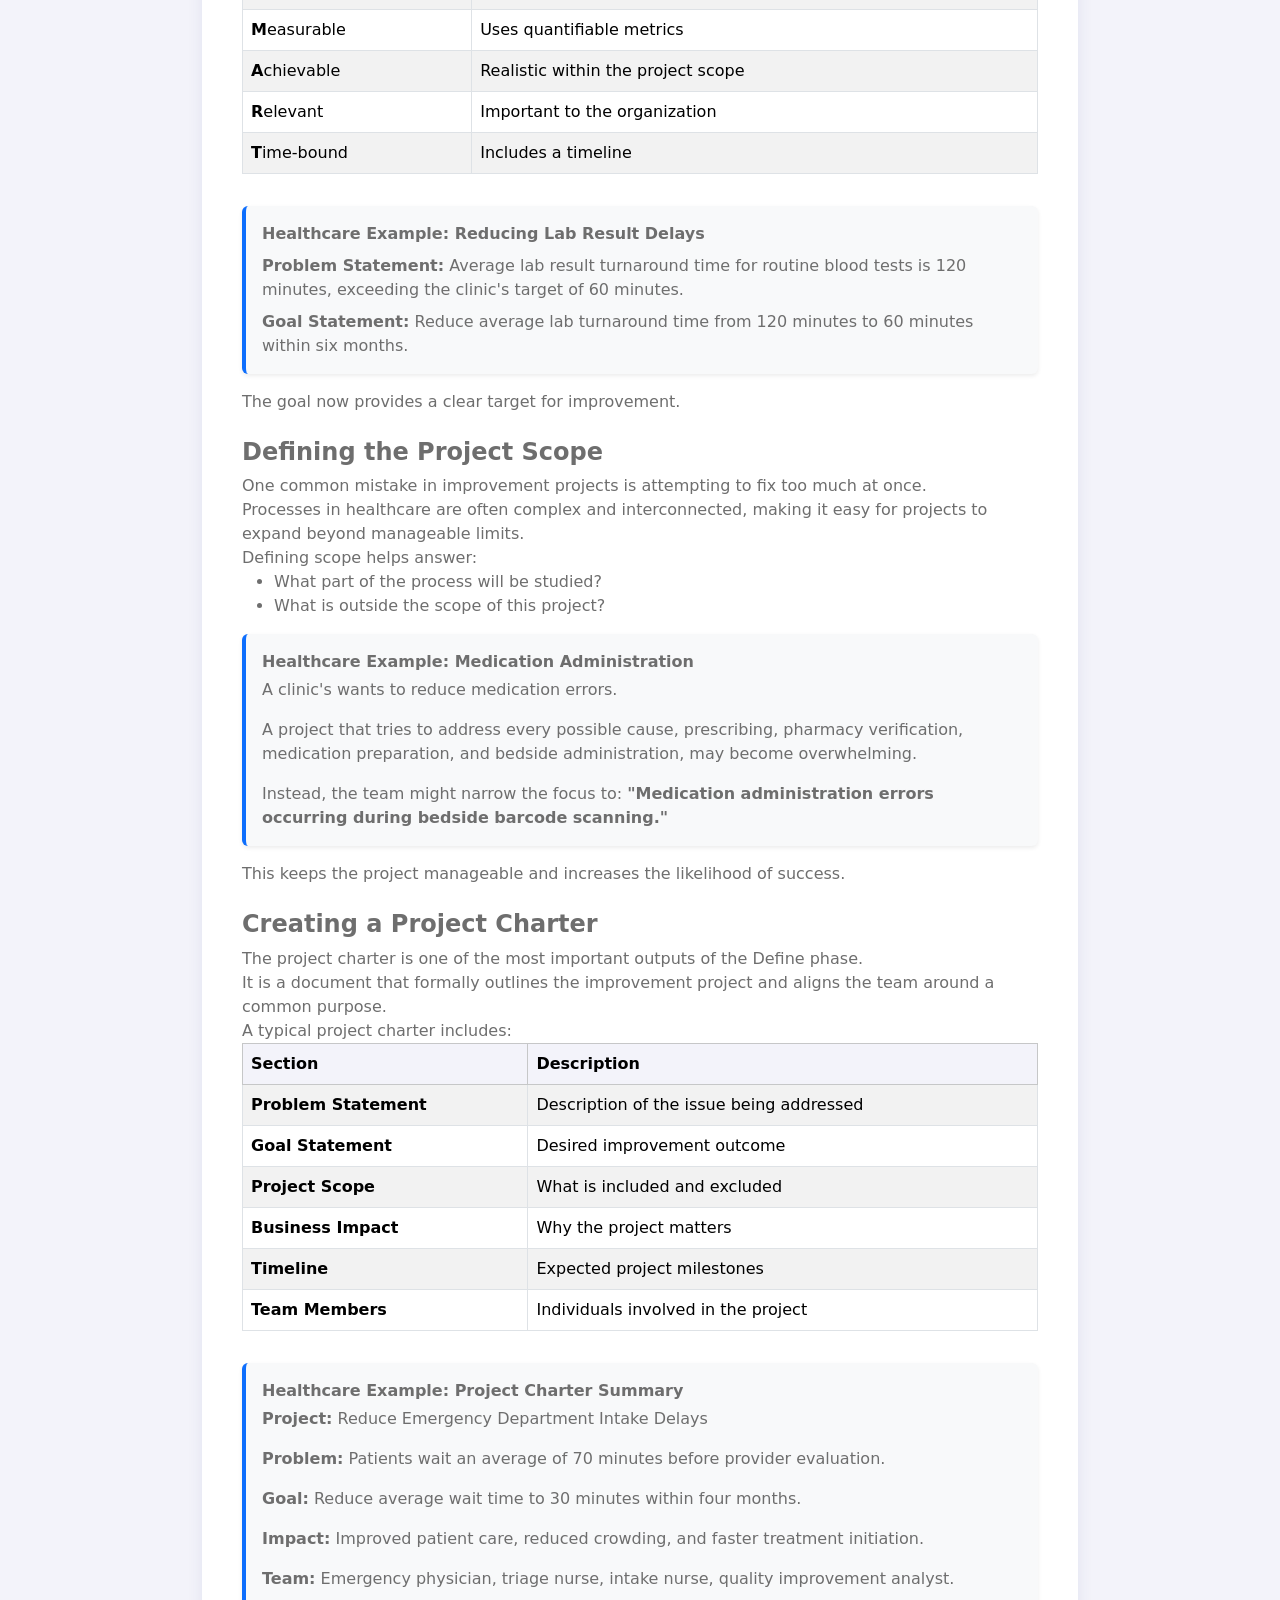
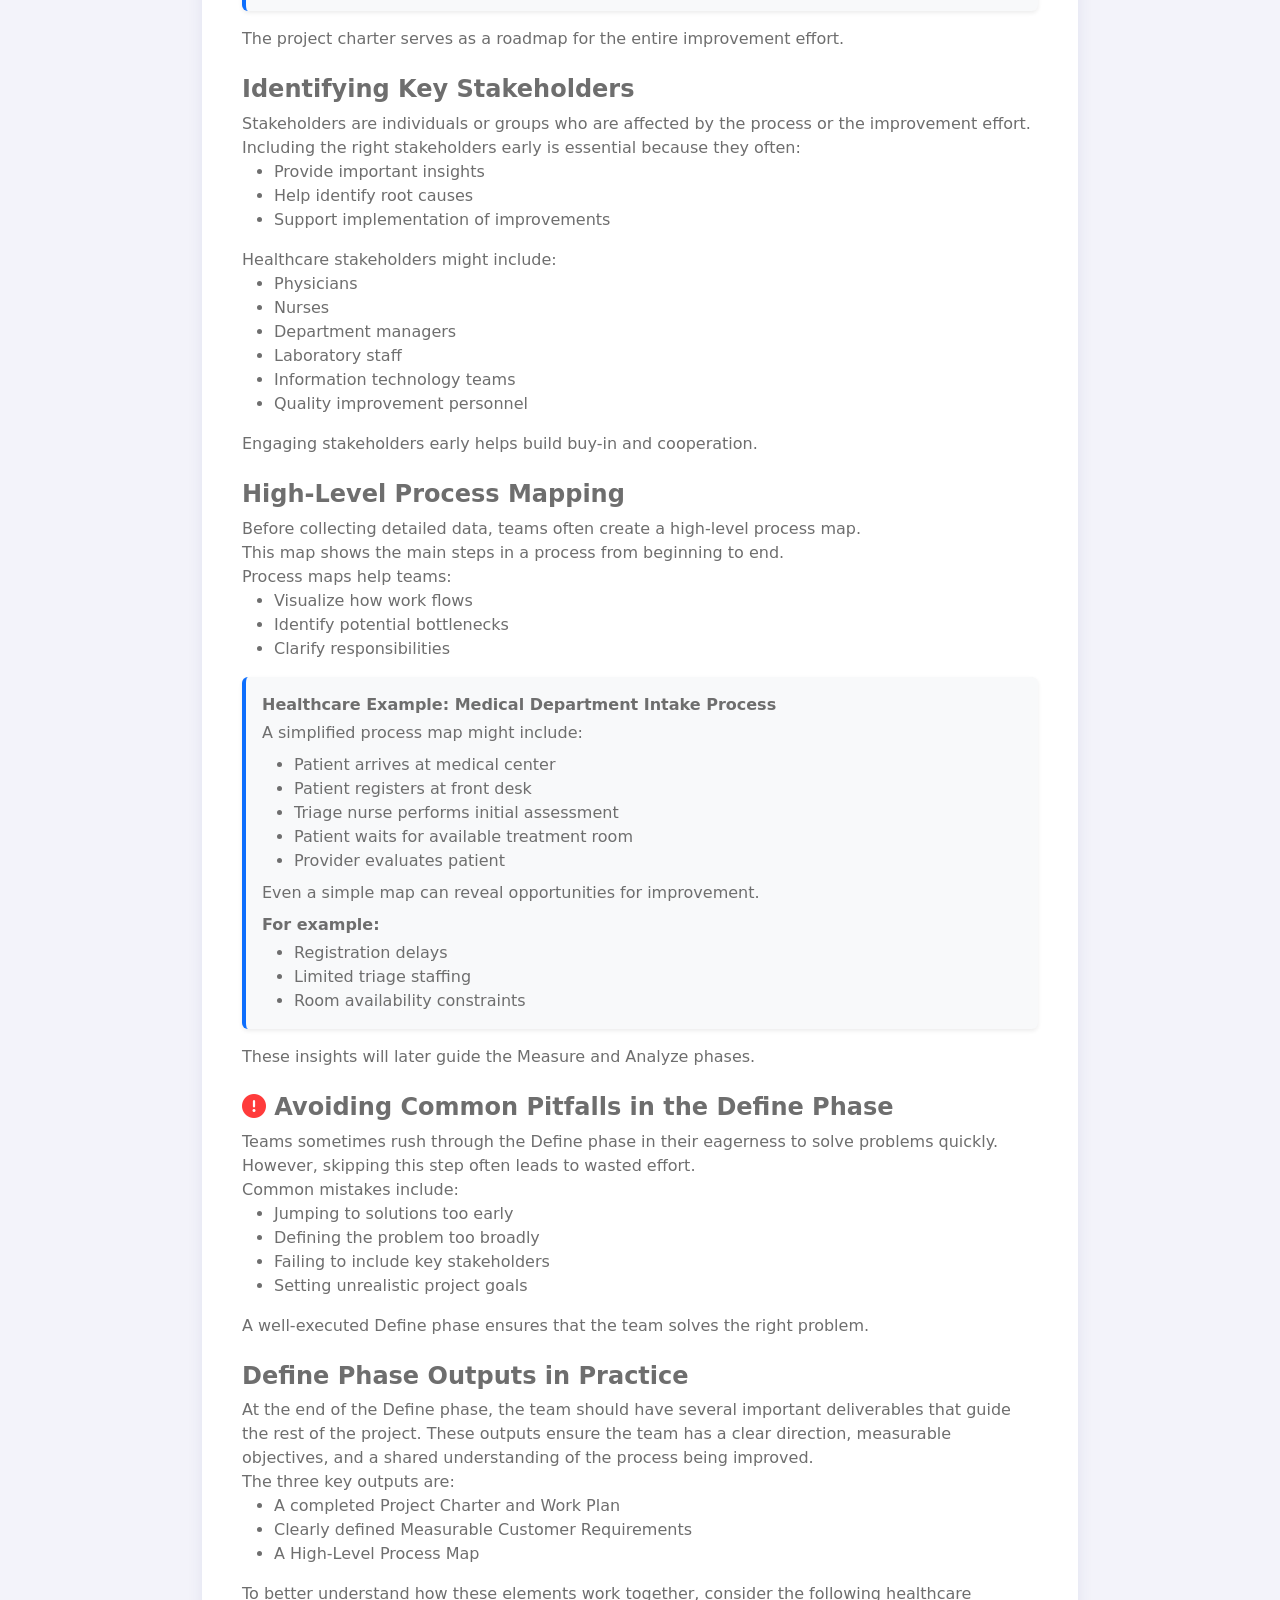
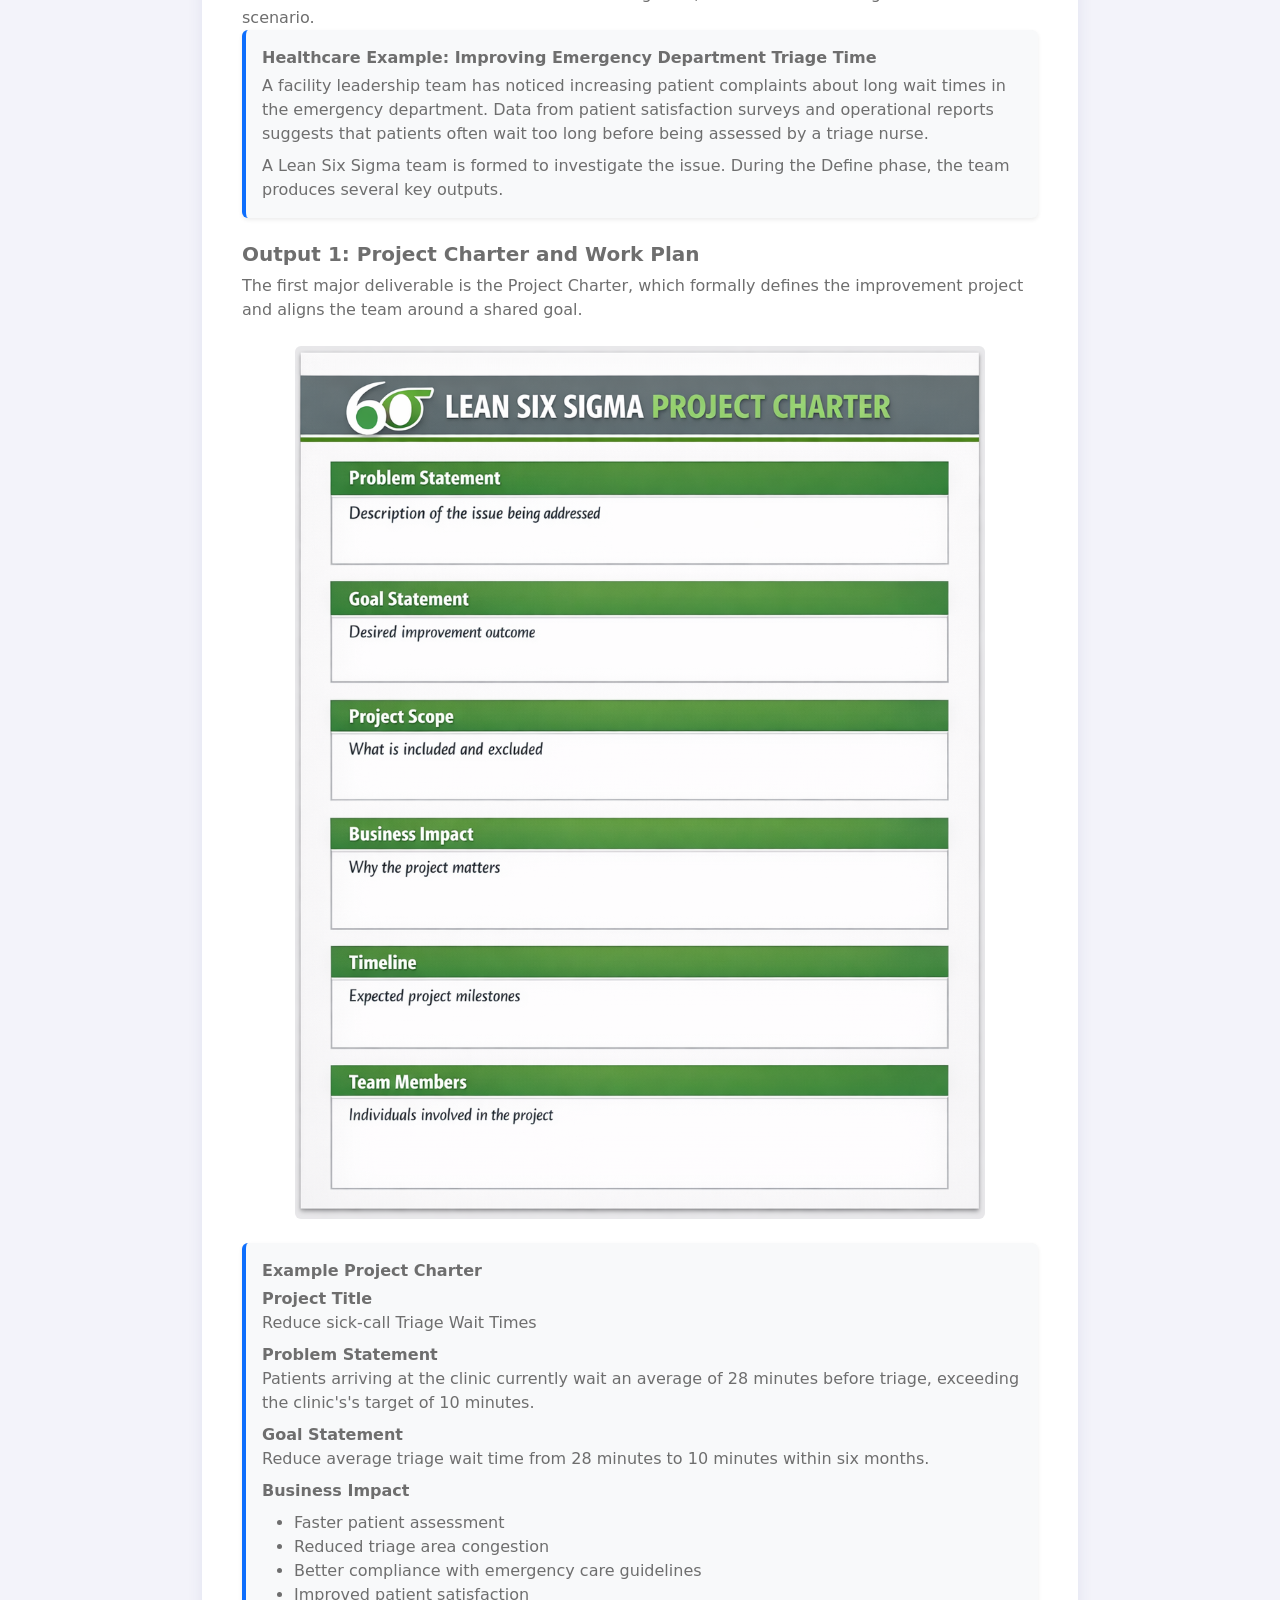
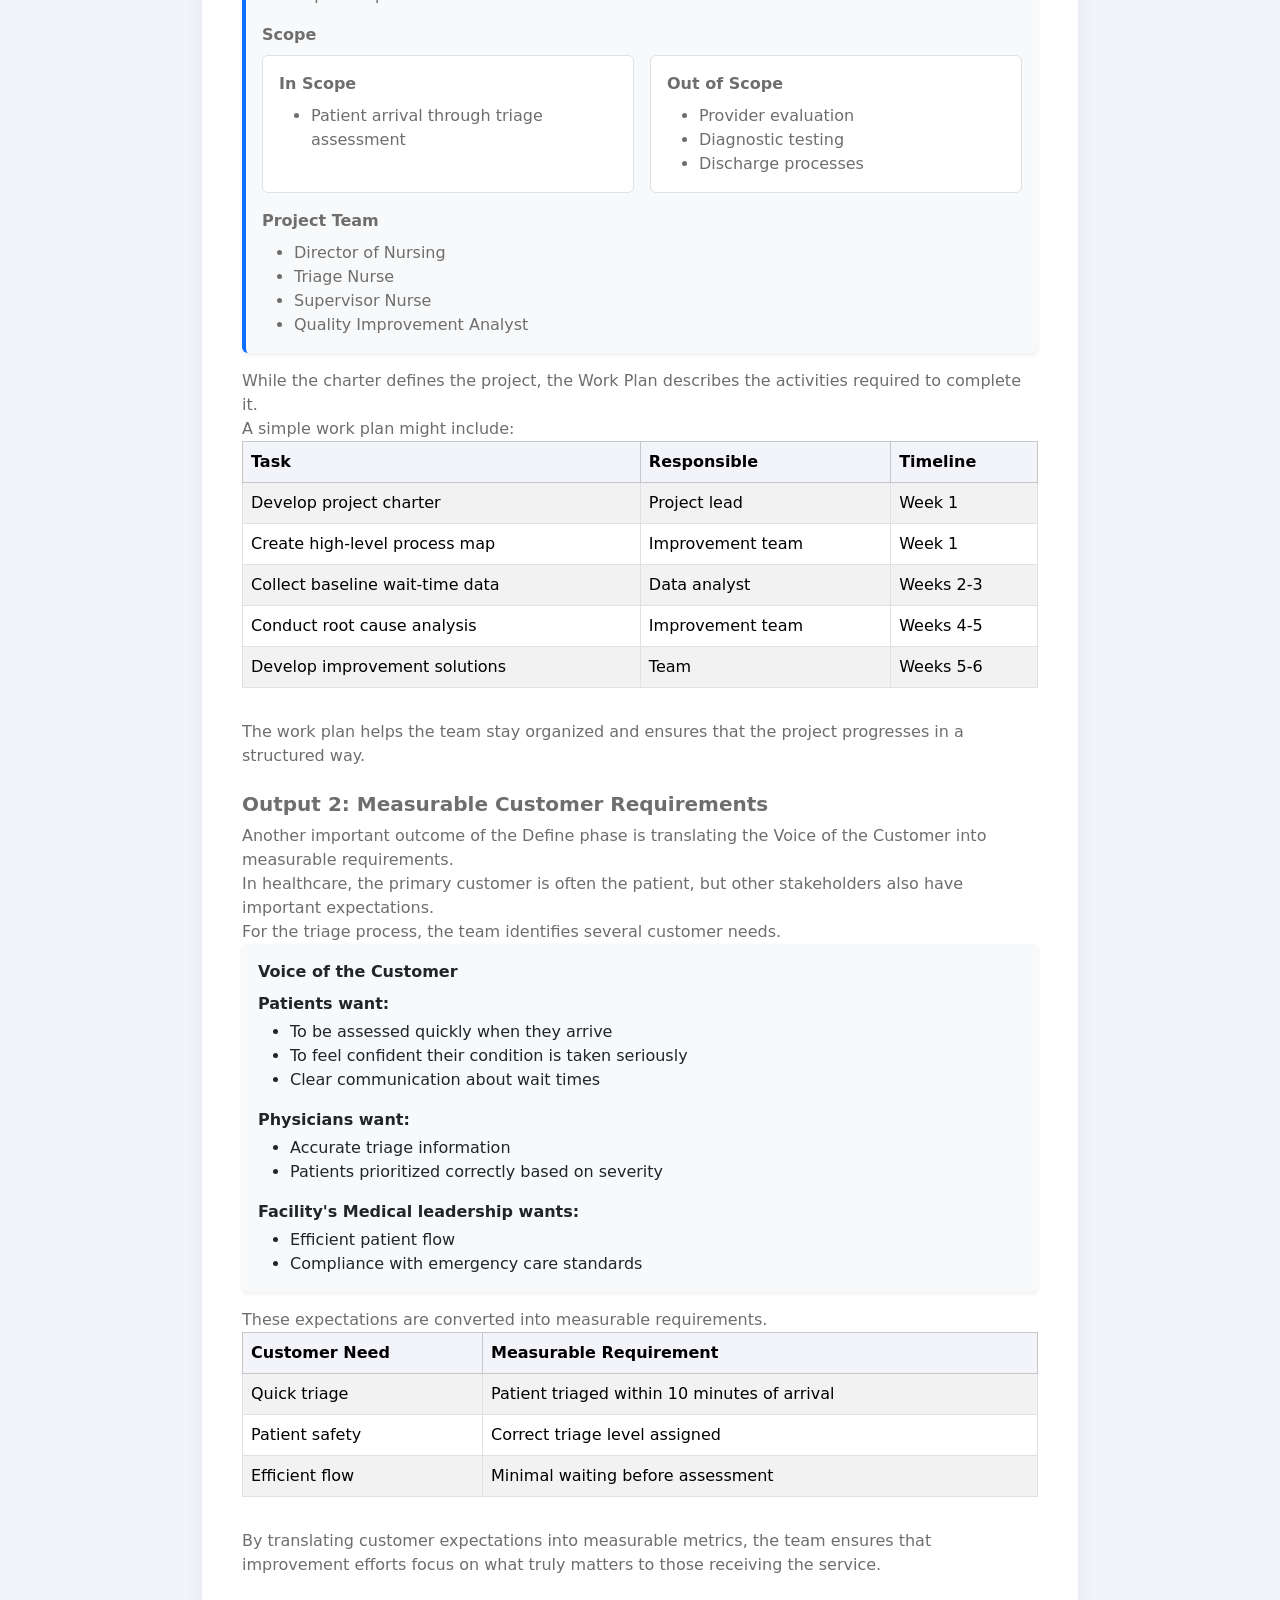
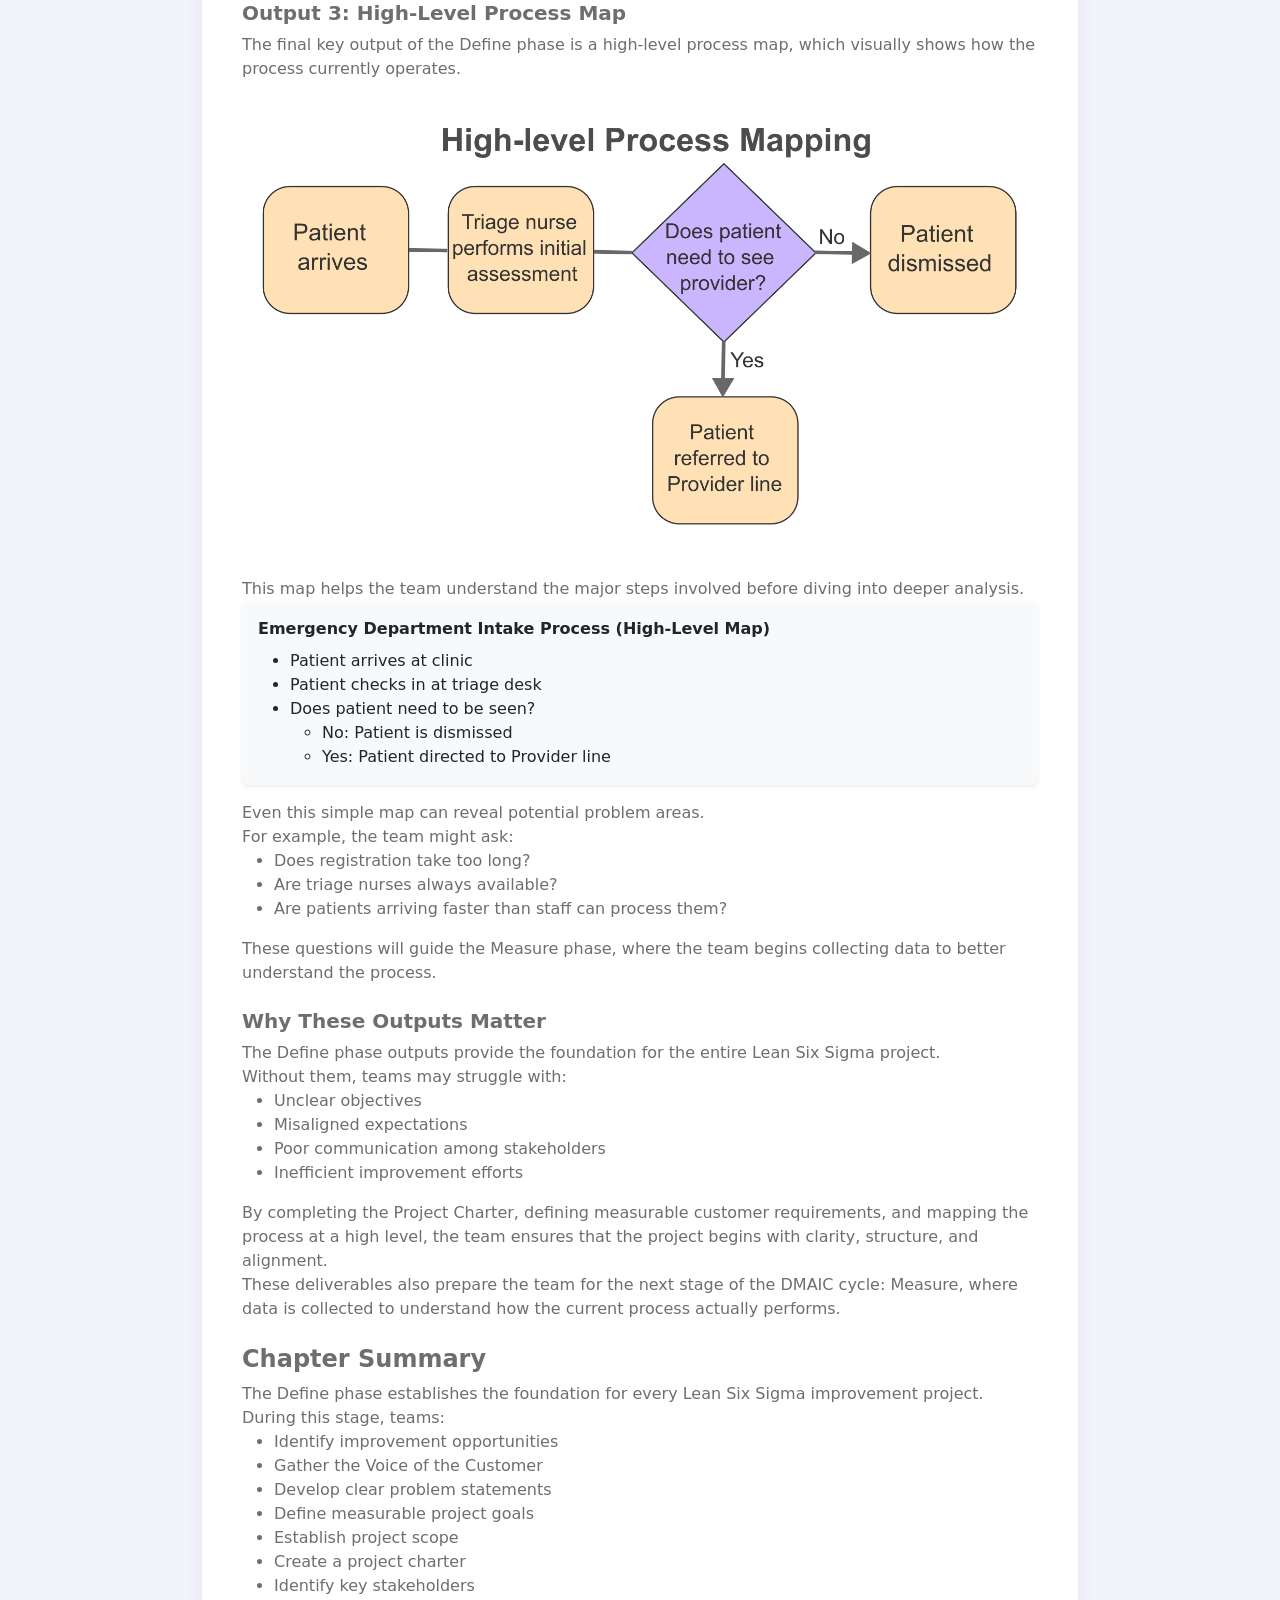
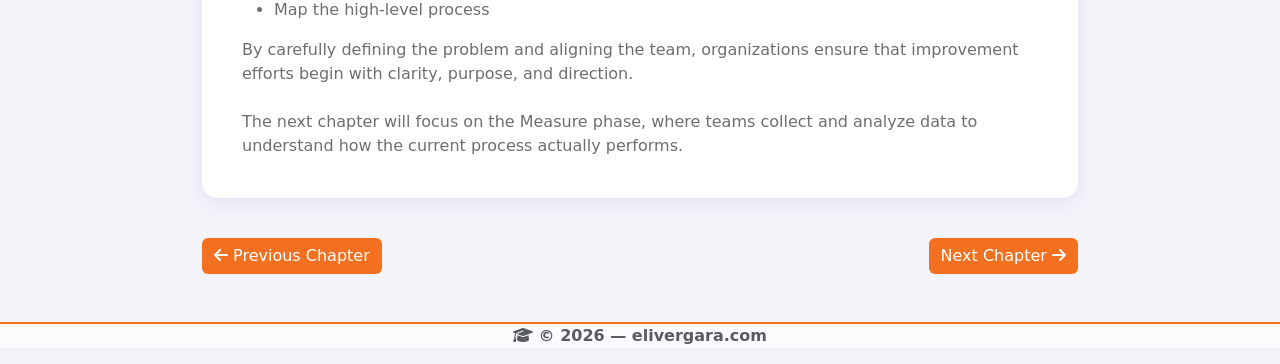
<file: chapter_2.html>
<!doctype html>
<html lang="en">
<head>
  <meta charset="utf-8"/>
  <title>Chapter 2 — Define</title>
  <meta name="viewport" content="width=device-width, initial-scale=1"/>

  <link href="https://cdn.jsdelivr.net/npm/bootstrap@5.3.0/dist/css/bootstrap.min.css" rel="stylesheet">
  <link href="https://cdnjs.cloudflare.com/ajax/libs/font-awesome/6.5.0/css/all.min.css" rel="stylesheet">
  <link href="sass/style.css" rel="stylesheet">
</head>
<body>
  <nav class="navbar navbar-expand-lg navbar-dark navbar-gradient shadow-sm fixed-top">
    <div class="container-fluid">
      <a class="navbar-brand brand" href="index.html">
        <svg class="brand-icon" viewBox="0 0 24 24"><path d="M3 12l6-9 6 9-6 9-6-9z" opacity=".25"/><path d="M12 3l7 6-7 6-7-6 7-6z"/></svg>
        Lean Six Sigma
      </a>
      <button class="navbar-toggler" type="button" data-bs-toggle="collapse" data-bs-target="#mainNav"><span class="navbar-toggler-icon"></span></button>
      <div class="collapse navbar-collapse" id="mainNav">
        <ul class="navbar-nav ms-auto">
          <li class="nav-item"><a class="nav-link" href="index.html#chapters"><i class="fa-solid fa-graduation-cap"></i> Chapters</a></li>
          <li class="nav-item"><a class="nav-link" href="index.html#about-section"><i class="fa-solid fa-circle-info"></i> About</a></li>
        </ul>
      </div>
    </div>
  </nav>
  <button id="backToTopBtn" onclick="backToTop()"><i class="fa-solid fa-arrow-up"></i></button>

<!-- HERO -->

  <header class="hero text-center">
    <div class="container">
      <h1 class="display-5 fw-bold mt-5">
        <i class="fa-solid fa-bullseye mt-5"></i> 
        Chapter 2 — Define
      </h1>


      <p class="lead">
        <strong>The Define phase is where every successful improvement project begins.</strong>
        </p>
    </div>
  </header>

  <!-- MAIN CONTENT -->

<div class="container my-5" style="max-width:900px">
  <div class="chapter-content">
    <div class="ratio mb-4" style="--bs-aspect-ratio: 47.8%;">
<iframe width="560" height="315" src="https://www.youtube.com/embed/CD4YcKCi_d8?si=vjzTncRLiZ0DEymu" title="YouTube video player" frameborder="0" allow="accelerometer; autoplay; clipboard-write; encrypted-media; gyroscope; picture-in-picture; web-share" referrerpolicy="strict-origin-when-cross-origin" allowfullscreen></iframe>    </div>
    <section class="chapter-section intro">


        <h2>Define</h2>
        <div class="section-body">
          <div class="section-paragraph">
            The Define phase is where every successful improvement project begins. Before data is collected or solutions are proposed, the team must clearly understand what problem they are solving and why it matters.
          </div>
          <div class="section-paragraph">
            Many improvement efforts fail because they begin with vague goals such as:
          </div>
          <div class="section-subgroup">
            <ul>
              <li>"We need to improve efficiency."</li>
              <li>"The department needs to work better."</li>
              <li>"Patients are unhappy."</li>
            </ul>
          </div>
          <div class="section-paragraph">
            While these concerns may be valid, they are too broad to solve effectively.
          </div>
          <div class="section-paragraph">
            The Define phase transforms general concerns into clear, focused improvement projects. It helps teams answer critical questions:
          </div>
          <div class="section-subgroup">
            <ul>
              <li>What specific problem are we trying to solve?</li>
              <li>Who is affected by the problem?</li>
              <li>How will we measure improvement?</li>
              <li>Who should be involved in the project?</li>
            </ul>
          </div>
          <div class="section-paragraph">
            When done correctly, the Define phase ensures that improvement efforts are purposeful, aligned, and achievable.
          </div>

          <div class="section-subgroup mt-4">
            <div class="h4 fw-bold mb-2">Identifying Improvement Opportunities</div>
            <div class="section-paragraph">
              Improvement projects often begin with observations from people who work directly with a process every day.
            </div>
            <div class="section-paragraph">
              Frontline staff frequently notice inefficiencies that others overlook.
            </div>
            <div class="section-paragraph">
              Common triggers for Lean Six Sigma projects include:
            </div>
            <ul>
              <li>Increasing delays</li>
              <li>Frequent errors</li>
              <li>Staff frustration</li>
              <li>Patient complaints</li>
              <li>Rising operational costs</li>
              <li>Regulatory or compliance concerns</li>
            </ul>
            <div class="p-3 bg-light border-start border-4 border-primary rounded shadow-sm">
              <div class="fw-bold mb-1">Healthcare Example: Delayed Patient Discharges</div>
              <p class="mb-2">
                An infirmary notices that many patients who are medically ready to leave remain in their beds for much longer than they need to upon discharge.
              </p>
              <div class="fw-bold mb-1">This creates several problems:</div>
              <ul class="mb-2">
                <li>Beds remain unavailable for incoming patients</li>
                <li>Patient wait times increase</li>
                <li>Staff experience unnecessary workload</li>
              </ul>
              <p class="mb-0">
                Rather than simply saying "discharges take too long," the Define phase helps frame the issue more precisely.
              </p>
            </div>
          </div>

          <div class="section-subgroup mt-4">
            <div class="h4 fw-bold mb-2">Understanding the Voice of the Customer</div>
            <div class="section-paragraph">
              One of the most important concepts in Lean Six Sigma is the Voice of the Customer (VOC).
            </div>
            <div class="section-paragraph">
              The customer is anyone who receives the output of a process.
            </div>
            <div class="section-paragraph">
              In healthcare, customers may include:
            </div>
            <ul>
              <li>Patients</li>
              <li>Physicians</li>
              <li>Nurses</li>
              <li>Administrators</li>
              <li>Insurance providers</li>
              <li>Regulatory bodies</li>
            </ul>
            <div class="section-paragraph">
              Understanding the Voice of the Customer means identifying what matters most to the people affected by the process.
            </div>
            <div class="p-3 bg-light border-start border-4 border-primary rounded shadow-sm">
              <div class="fw-bold mb-1">Healthcare Example: Laboratory Turnaround Time</div>
              <p>Patients and physicians often care about how quickly lab results become available.</p>
              <div class="fw-bold mb-1">If lab results take too long:</div>
              <ul>
                <li>Physicians cannot make treatment decisions</li>
                <li>Patients wait longer for diagnosis</li>
                <li>Medical requests may increase unnecessarily</li>
              </ul>
              <div class="fw-bold mb-1">Gathering Voice of the Customer information may involve:</div>
              <ul class="mb-0">
                <li>Patient surveys</li>
                <li>Staff interviews</li>
                <li>Grievance reports</li>
                <li>Operational data</li>
              </ul>
            </div>
            <div class="section-paragraph mt-3">
              The goal is to translate customer needs into clear performance expectations.
            </div>
          </div>

          <div class="section-subgroup mt-4">
            <div class="h4 fw-bold mb-2">Writing a Problem Statement</div>
            <div class="section-paragraph">
              Once the team understands the issue, they must define the problem clearly.
            </div>
            <div class="section-paragraph">
              A good problem statement is:
            </div>
            <ul>
              <li>Specific</li>
              <li>Measurable</li>
              <li>Objective</li>
              <li>Focused on the current problem, not the solution</li>
            </ul>
            <div class="row g-3 mb-3">
              <div class="col-md-6">
                <div class="card h-100 border-danger-subtle">
                  <div class="card-body">
                    <div class="fw-bold text-danger mb-2">Poor example</div>
                    <p class="mb-0">"Patient wait times are terrible and need to improve."</p>
                  </div>
                </div>
              </div>
              <div class="col-md-6">
                <div class="card h-100 border-success-subtle">
                  <div class="card-body">
                    <div class="fw-bold text-success mb-2">Better example</div>
                    <p class="mb-0">"Patients in the sick-call line wait an average of 70 minutes before being seen by a nurse, exceeding the expected target of 30 minutes."</p>
                  </div>
                </div>
              </div>
            </div>
            <div class="section-paragraph">
              The second statement is much more useful because it:
            </div>
            <ul>
              <li>Identifies the process (sick-call intake)</li>
              <li>Quantifies the current condition (70 minutes)</li>
              <li>Provides a target (30 minutes)</li>
            </ul>
            <div class="section-paragraph">
              Clear problem statements help teams stay focused throughout the project.
            </div>
          </div>

          <div class="section-subgroup mt-4">
            <div class="h4 fw-bold mb-2">Defining the Project Goal</div>
            <div class="section-paragraph">
              After defining the problem, the team establishes a goal statement that describes the desired outcome.
            </div>
            <div class="section-paragraph">
              A well-written goal should follow the SMART principle:
            </div>
            <div class="table-responsive mb-3">
              <table class="table table-striped table-bordered align-middle">
                <thead class="table-light">
                  <tr>
                    <th>Criteria</th>
                    <th>Meaning</th>
                  </tr>
                </thead>
                <tbody>
                  <tr><td><strong>S</strong>pecific</td><td>Clearly describes the objective</td></tr>
                  <tr><td><strong>M</strong>easurable</td><td>Uses quantifiable metrics</td></tr>
                  <tr><td><strong>A</strong>chievable</td><td>Realistic within the project scope</td></tr>
                  <tr><td><strong>R</strong>elevant</td><td>Important to the organization</td></tr>
                  <tr><td><strong>T</strong>ime-bound</td><td>Includes a timeline</td></tr>
                </tbody>
              </table>
            </div>
            <div class="p-3 bg-light border-start border-4 border-primary rounded shadow-sm">
              <div class="fw-bold mb-2">Healthcare Example: Reducing Lab Result Delays</div>
              <p class="mb-2"><strong>Problem Statement:</strong> Average lab result turnaround time for routine blood tests is 120 minutes, exceeding the clinic's target of 60 minutes.</p>
              <p class="mb-0"><strong>Goal Statement:</strong> Reduce average lab turnaround time from 120 minutes to 60 minutes within six months.</p>
            </div>
            <div class="section-paragraph mt-3">
              The goal now provides a clear target for improvement.
            </div>
          </div>

          <div class="section-subgroup mt-4">
            <div class="h4 fw-bold mb-2">Defining the Project Scope</div>
            <div class="section-paragraph">
              One common mistake in improvement projects is attempting to fix too much at once.
            </div>
            <div class="section-paragraph">
              Processes in healthcare are often complex and interconnected, making it easy for projects to expand beyond manageable limits.
            </div>
            <div class="section-paragraph">
              Defining scope helps answer:
            </div>
            <ul>
              <li>What part of the process will be studied?</li>
              <li>What is outside the scope of this project?</li>
            </ul>
            <div class="p-3 bg-light border-start border-4 border-primary rounded shadow-sm">
              <div class="fw-bold mb-1">Healthcare Example: Medication Administration</div>
              <p>A clinic's wants to reduce medication errors.</p>
              <p>A project that tries to address every possible cause, prescribing, pharmacy verification, medication preparation, and bedside administration, may become overwhelming.</p>
              <p class="mb-0">Instead, the team might narrow the focus to: <strong>"Medication administration errors occurring during bedside barcode scanning."</strong></p>
            </div>
            <div class="section-paragraph mt-3">
              This keeps the project manageable and increases the likelihood of success.
            </div>
          </div>

          <div class="section-subgroup mt-4">
            <div class="h4 fw-bold mb-2">Creating a Project Charter</div>
            <div class="section-paragraph">
              The project charter is one of the most important outputs of the Define phase.
            </div>
            <div class="section-paragraph">
              It is a document that formally outlines the improvement project and aligns the team around a common purpose.
            </div>
            <div class="section-paragraph">
              A typical project charter includes:
            </div>
            <div class="table-responsive mb-3">
              <table class="table table-striped table-bordered align-middle">
                <thead class="table-light">
                  <tr>
                    <th>Section</th>
                    <th>Description</th>
                  </tr>
                </thead>
                <tbody>
                  <tr><td><strong>Problem Statement</strong></td><td>Description of the issue being addressed</td></tr>
                  <tr><td><strong>Goal Statement</strong></td><td>Desired improvement outcome</td></tr>
                  <tr><td><strong>Project Scope</strong></td><td>What is included and excluded</td></tr>
                  <tr><td><strong>Business Impact</strong></td><td>Why the project matters</td></tr>
                  <tr><td><strong>Timeline</strong></td><td>Expected project milestones</td></tr>
                  <tr><td><strong>Team Members</strong></td><td>Individuals involved in the project</td></tr>
                </tbody>
              </table>
            </div>
 
            <div class="p-3 bg-light border-start border-4 border-primary rounded shadow-sm">
            <div class="fw mb-1">

                <div class="fw-bold mb-1">Healthcare Example: Project Charter Summary</div>
                <p><strong>Project:</strong> Reduce Emergency Department Intake Delays</p>
                <p><strong>Problem:</strong> Patients wait an average of 70 minutes before provider evaluation.</p>
                <p><strong>Goal:</strong> Reduce average wait time to 30 minutes within four months.</p>
                <p><strong>Impact:</strong> Improved patient care, reduced crowding, and faster treatment initiation.</p>
                <p class="mb-0"><strong>Team:</strong> Emergency physician, triage nurse, intake nurse, quality improvement analyst.</p>
              </div>
            </div>
            <div class="section-paragraph mt-3">
              The project charter serves as a roadmap for the entire improvement effort.
            </div>
          </div>

          <div class="section-subgroup mt-4">
            <div class="h4 fw-bold mb-2">Identifying Key Stakeholders</div>
            <div class="section-paragraph">
              Stakeholders are individuals or groups who are affected by the process or the improvement effort.
            </div>
            <div class="section-paragraph">
              Including the right stakeholders early is essential because they often:
            </div>
            <ul>
              <li>Provide important insights</li>
              <li>Help identify root causes</li>
              <li>Support implementation of improvements</li>
            </ul>
            <div class="section-paragraph">
              Healthcare stakeholders might include:
            </div>
            <ul>
              <li>Physicians</li>
              <li>Nurses</li>
              <li>Department managers</li>
              <li>Laboratory staff</li>
              <li>Information technology teams</li>
              <li>Quality improvement personnel</li>
            </ul>

              Engaging stakeholders early helps build buy-in and cooperation.
            </div>
          </div>

          <div class="section-subgroup mt-4">
            <div class="h4 fw-bold mb-2">High-Level Process Mapping</div>
            <div class="section-paragraph">
              Before collecting detailed data, teams often create a high-level process map.
            </div>
            <div class="section-paragraph">
              This map shows the main steps in a process from beginning to end.
            </div>
            <div class="section-paragraph">
              Process maps help teams:
            </div>
            <ul>
              <li>Visualize how work flows</li>
              <li>Identify potential bottlenecks</li>
              <li>Clarify responsibilities</li>
            </ul>
            <div class="p-3 bg-light border-start border-4 border-primary rounded shadow-sm">
              <div class="fw-bold mb-1">Healthcare Example: Medical Department Intake Process</div>
              <p class="mb-2">A simplified process map might include:</p>
              <ul class="mb-2">
                <li>Patient arrives at medical center</li>
                <li>Patient registers at front desk</li>
                <li>Triage nurse performs initial assessment</li>
                <li>Patient waits for available treatment room</li>
                <li>Provider evaluates patient</li>
              </ul>
              <p class="mb-2">Even a simple map can reveal opportunities for improvement.</p>
              <div class="fw-bold mb-1">For example:</div>
              <ul class="mb-0">
                <li>Registration delays</li>
                <li>Limited triage staffing</li>
                <li>Room availability constraints</li>
              </ul>
            </div>
            <div class="section-paragraph mt-3">
              These insights will later guide the Measure and Analyze phases.
            </div>
          </div>

          <div class="section-subgroup mt-4">
            <div class="h4 fw-bold mb-2"><i class="fa-solid fa-circle-exclamation" style="color: rgb(255, 59, 59);"></i> Avoiding Common Pitfalls in the Define Phase</div>
            <div class="section-paragraph">
              Teams sometimes rush through the Define phase in their eagerness to solve problems quickly.
            </div>
            <div class="section-paragraph">
              However, skipping this step often leads to wasted effort.
            </div>
            <div class="section-paragraph">
              Common mistakes include:
            </div>
            <ul>
              <li>Jumping to solutions too early</li>
              <li>Defining the problem too broadly</li>
              <li>Failing to include key stakeholders</li>
              <li>Setting unrealistic project goals</li>
            </ul>
            <div class="section-paragraph">
              A well-executed Define phase ensures that the team solves the right problem.
            </div>
          </div>

          <div class="section-subgroup mt-4">
            <div class="h4 fw-bold mb-2">Define Phase Outputs in Practice</div>
            <div class="section-paragraph">
              At the end of the Define phase, the team should have several important deliverables that guide the rest of the project. These outputs ensure the team has a clear direction, measurable objectives, and a shared understanding of the process being improved.
            </div>
            <div class="section-paragraph">
              The three key outputs are:
            </div>
            <ul>
              <li>A completed Project Charter and Work Plan</li>
              <li>Clearly defined Measurable Customer Requirements</li>
              <li>A High-Level Process Map</li>
            </ul>
            <div class="section-paragraph">
              To better understand how these elements work together, consider the following healthcare scenario.
            </div>

            <div class="p-3 bg-light border-start border-4 border-primary rounded shadow-sm mb-3">
              <div class="fw-bold mb-1">Healthcare Example: Improving Emergency Department Triage Time</div>
              <p class="mb-2">
                A facility leadership team has noticed increasing patient complaints about long wait times in the emergency department. Data from patient satisfaction surveys and operational reports suggests that patients often wait too long before being assessed by a triage nurse.
              </p>
              <p class="mb-0">
                A Lean Six Sigma team is formed to investigate the issue. During the Define phase, the team produces several key outputs.
              </p>
            </div>

            <div class="section-subgroup mt-4">
              <div class="h5 fw-bold mb-2">Output 1: Project Charter and Work Plan</div>

              <div class="section-paragraph">
                The first major deliverable is the Project Charter, which formally defines the improvement project 
                and aligns the team around a shared goal.
              </div>
                 <div class="text-center my-4">
      <img src="assets/images/project-charter.png" class="img-fluid w-90 rounded" alt="DMAIC Cycle Diagram: Define, Measure, Analyze, Improve, Control" >
    </div>
              <div class="p-3 bg-light border-start border-4 border-primary rounded shadow-sm mb-3">
              <div class="fw-bold mb-1">Example Project Charter</div>
                  <p class="mb-2"><strong>Project Title</strong><br>Reduce sick-call Triage Wait Times</p>
                  <p class="mb-2"><strong>Problem Statement</strong><br>Patients arriving at the clinic currently wait an average of 28 minutes before triage, exceeding the clinic's's target of 10 minutes.</p>
                  <p class="mb-2"><strong>Goal Statement</strong><br>Reduce average triage wait time from 28 minutes to 10 minutes within six months.</p>
                  <p class="mb-2"><strong>Business Impact</strong></p>
                  <ul>
                    <li>Faster patient assessment</li>
                    <li>Reduced triage area congestion</li>
                    <li>Better compliance with emergency care guidelines</li>
                     <li>Improved patient satisfaction</li>
                  </ul>
                  <p class="mb-2"><strong>Scope</strong></p>
                  <div class="row g-3">
                    <div class="col-md-6">
                      <div class="border rounded p-3 h-100 bg-white">
                        <div class="fw-bold mb-2">In Scope</div>
                        <ul class="mb-0">
                          <li>Patient arrival through triage assessment</li>
                        </ul>
                      </div>
                    </div>
                    <div class="col-md-6">
                      <div class="border rounded p-3 h-100 bg-white">
                        <div class="fw-bold mb-2">Out of Scope</div>
                        <ul class="mb-0">
                          <li>Provider evaluation</li>
                          <li>Diagnostic testing</li>
                          <li>Discharge processes</li>
                        </ul>
                      </div>
                    </div>
                  </div>
                  <p class="mt-3 mb-2"><strong>Project Team</strong></p>
                  <ul class="mb-0">
                    <li>Director of Nursing</li>
                    <li>Triage Nurse</li>
                    <li>Supervisor Nurse</li>
                    <li>Quality Improvement Analyst</li>
                  </ul>
                </div>
              </div>
              <div class="section-paragraph">
                While the charter defines the project, the Work Plan describes the activities required to complete it.
              </div>
              <div class="section-paragraph">
                A simple work plan might include:
              </div>
              <div class="table-responsive mb-3">
                <table class="table table-striped table-bordered align-middle">
                  <thead class="table-light">
                    <tr>
                      <th>Task</th>
                      <th>Responsible</th>
                      <th>Timeline</th>
                    </tr>
                  </thead>
                  <tbody>
                    <tr><td>Develop project charter</td><td>Project lead</td><td>Week 1</td></tr>
                    <tr><td>Create high-level process map</td><td>Improvement team</td><td>Week 1</td></tr>
                    <tr><td>Collect baseline wait-time data</td><td>Data analyst</td><td>Weeks 2-3</td></tr>
                    <tr><td>Conduct root cause analysis</td><td>Improvement team</td><td>Weeks 4-5</td></tr>
                    <tr><td>Develop improvement solutions</td><td>Team</td><td>Weeks 5-6</td></tr>
                  </tbody>
                </table>
              </div>
              <div class="section-paragraph">
                The work plan helps the team stay organized and ensures that the project progresses in a structured way.
              </div>
            </div>

            <div class="section-subgroup mt-4">
              <div class="h5 fw-bold mb-2">Output 2: Measurable Customer Requirements</div>
              <div class="section-paragraph">
                Another important outcome of the Define phase is translating the Voice of the Customer into measurable requirements.
              </div>
              <div class="section-paragraph">
                In healthcare, the primary customer is often the patient, but other stakeholders also have important expectations.
              </div>
              <div class="section-paragraph">
                For the triage process, the team identifies several customer needs.
              </div>
              <div class="card border-0 bg-light shadow-sm mb-3">
                <div class="card-body">
                  <div class="fw-bold mb-2">Voice of the Customer</div>
                  <p class="mb-1"><strong>Patients want:</strong></p>
                  <ul>
                    <li>To be assessed quickly when they arrive</li>
                    <li>To feel confident their condition is taken seriously</li>
                    <li>Clear communication about wait times</li>
                  </ul>
                  <p class="mb-1"><strong>Physicians want:</strong></p>
                  <ul>
                    <li>Accurate triage information</li>
                    <li>Patients prioritized correctly based on severity</li>
                  </ul>
                  <p class="mb-1"><strong>Facility's Medical leadership wants:</strong></p>
                  <ul class="mb-0">
                    <li>Efficient patient flow</li>
                    <li>Compliance with emergency care standards</li>
                  </ul>
                </div>
              </div>
              <div class="section-paragraph">
                These expectations are converted into measurable requirements.
              </div>
              <div class="table-responsive mb-3">
                <table class="table table-striped table-bordered align-middle">
                  <thead class="table-light">
                    <tr>
                      <th>Customer Need</th>
                      <th>Measurable Requirement</th>
                    </tr>
                  </thead>
                  <tbody>
                    <tr><td>Quick triage</td><td>Patient triaged within 10 minutes of arrival</td></tr>
                    <tr><td>Patient safety</td><td>Correct triage level assigned</td></tr>
                    <tr><td>Efficient flow</td><td>Minimal waiting before assessment</td></tr>
                  </tbody>
                </table>
              </div>
              <div class="section-paragraph">
                By translating customer expectations into measurable metrics, the team ensures that improvement efforts focus on what truly matters to those receiving the service.
              </div>
            </div>

            <div class="section-subgroup mt-4">
              <div class="h5 fw-bold mb-2">Output 3: High-Level Process Map</div>
              <div class="section-paragraph">
                The final key output of the Define phase is a high-level process map, which visually shows how the process currently operates.

            <div class="text-center my-4">
                <img src="assets/images/high-level_process_map.png" class="img-fluid w-90 rounded" alt="High-Level Process Map">
            </div>


              </div>
              <div class="section-paragraph">
                This map helps the team understand the major steps involved before diving into deeper analysis.
              </div>
              <div class="card border-0 bg-light shadow-sm mb-3">
                <div class="card-body">
                  <div class="fw-bold mb-2">Emergency Department Intake Process (High-Level Map)</div>
                  <ul class="mb-0">
                    <li>Patient arrives at clinic</li>
                    <li>Patient checks in at triage desk</li>
                    <li>Does patient need to be seen?</li>
                    <ul>
                      <li>No: Patient is dismissed</li>
                      <li>Yes: Patient directed to Provider line</li>
                  </ul></ul>
                </div>
              </div>
              <div class="section-paragraph">
                Even this simple map can reveal potential problem areas.
              </div>
              <div class="section-paragraph">
                For example, the team might ask:
              </div>
              <ul>
                <li>Does registration take too long?</li>
                <li>Are triage nurses always available?</li>
                <li>Are patients arriving faster than staff can process them?</li>
              </ul>
              <div class="section-paragraph">
                These questions will guide the Measure phase, where the team begins collecting data to better understand the process.
              </div>
            </div>

            <div class="section-subgroup mt-4">
              <div class="h5 fw-bold mb-2">Why These Outputs Matter</div>
              <div class="section-paragraph">
                The Define phase outputs provide the foundation for the entire Lean Six Sigma project.
              </div>
              <div class="section-paragraph">
                Without them, teams may struggle with:
              </div>
              <ul>
                <li>Unclear objectives</li>
                <li>Misaligned expectations</li>
                <li>Poor communication among stakeholders</li>
                <li>Inefficient improvement efforts</li>
              </ul>
              <div class="section-paragraph">
                By completing the Project Charter, defining measurable customer requirements, and mapping the process at a high level, the team ensures that the project begins with clarity, structure, and alignment.
              </div>
              <div class="section-paragraph">
                These deliverables also prepare the team for the next stage of the DMAIC cycle: Measure, where data is collected to understand how the current process actually performs.
              </div>
            </div>


          <div class="section-subgroup mt-4">
            <div class="h4 fw-bold mb-2">Chapter Summary</div>
            <div class="section-paragraph">
              The Define phase establishes the foundation for every Lean Six Sigma improvement project.
            </div>
            <div class="section-paragraph">
              During this stage, teams:
            </div>
            <ul>
              <li>Identify improvement opportunities</li>
              <li>Gather the Voice of the Customer</li>
              <li>Develop clear problem statements</li>
              <li>Define measurable project goals</li>
              <li>Establish project scope</li>
              <li>Create a project charter</li>
              <li>Identify key stakeholders</li>
              <li>Map the high-level process</li>
            </ul>
            <div class="section-paragraph">
              By carefully defining the problem and aligning the team, organizations ensure that improvement efforts begin with clarity, purpose, and direction.
            </div>
            <div class="section-paragraph"><br>
              The next chapter will focus on the Measure phase, where teams collect and analyze data to understand how the current process actually performs.
            </div>
          </div>
        </div>
      </section>


      
      <div class="chapter-nav">
        <a href="chapter_1.html" class="btn btn-course"><i class="fa-solid fa-arrow-left"></i> Previous Chapter</a>
        <a href="chapter_3.html" class="btn btn-course">Next Chapter <i class="fa-solid fa-arrow-right"></i></a>
      </div>
    </div>
  </div>
<footer class="text-center text-muted mt-1 mb-3 ">
<a class="nav-link"
   href="https://www.elivergara.com"
   target="_blank"
   rel="noopener noreferrer">
  <strong><i class="fa-solid fa-graduation-cap"></i> © 2026 — elivergara.com</strong>
</a>  
</footer>
  <script src="https://cdn.jsdelivr.net/npm/bootstrap@5.3.0/dist/js/bootstrap.bundle.min.js"></script>
  <script>function backToTop(){ window.scrollTo({top:0,behavior:'smooth'}); } window.addEventListener('scroll',function(){document.getElementById('backToTopBtn').style.display=(window.scrollY>300)?'inline-block':'none';});</script>
</body>
</html>
</file>
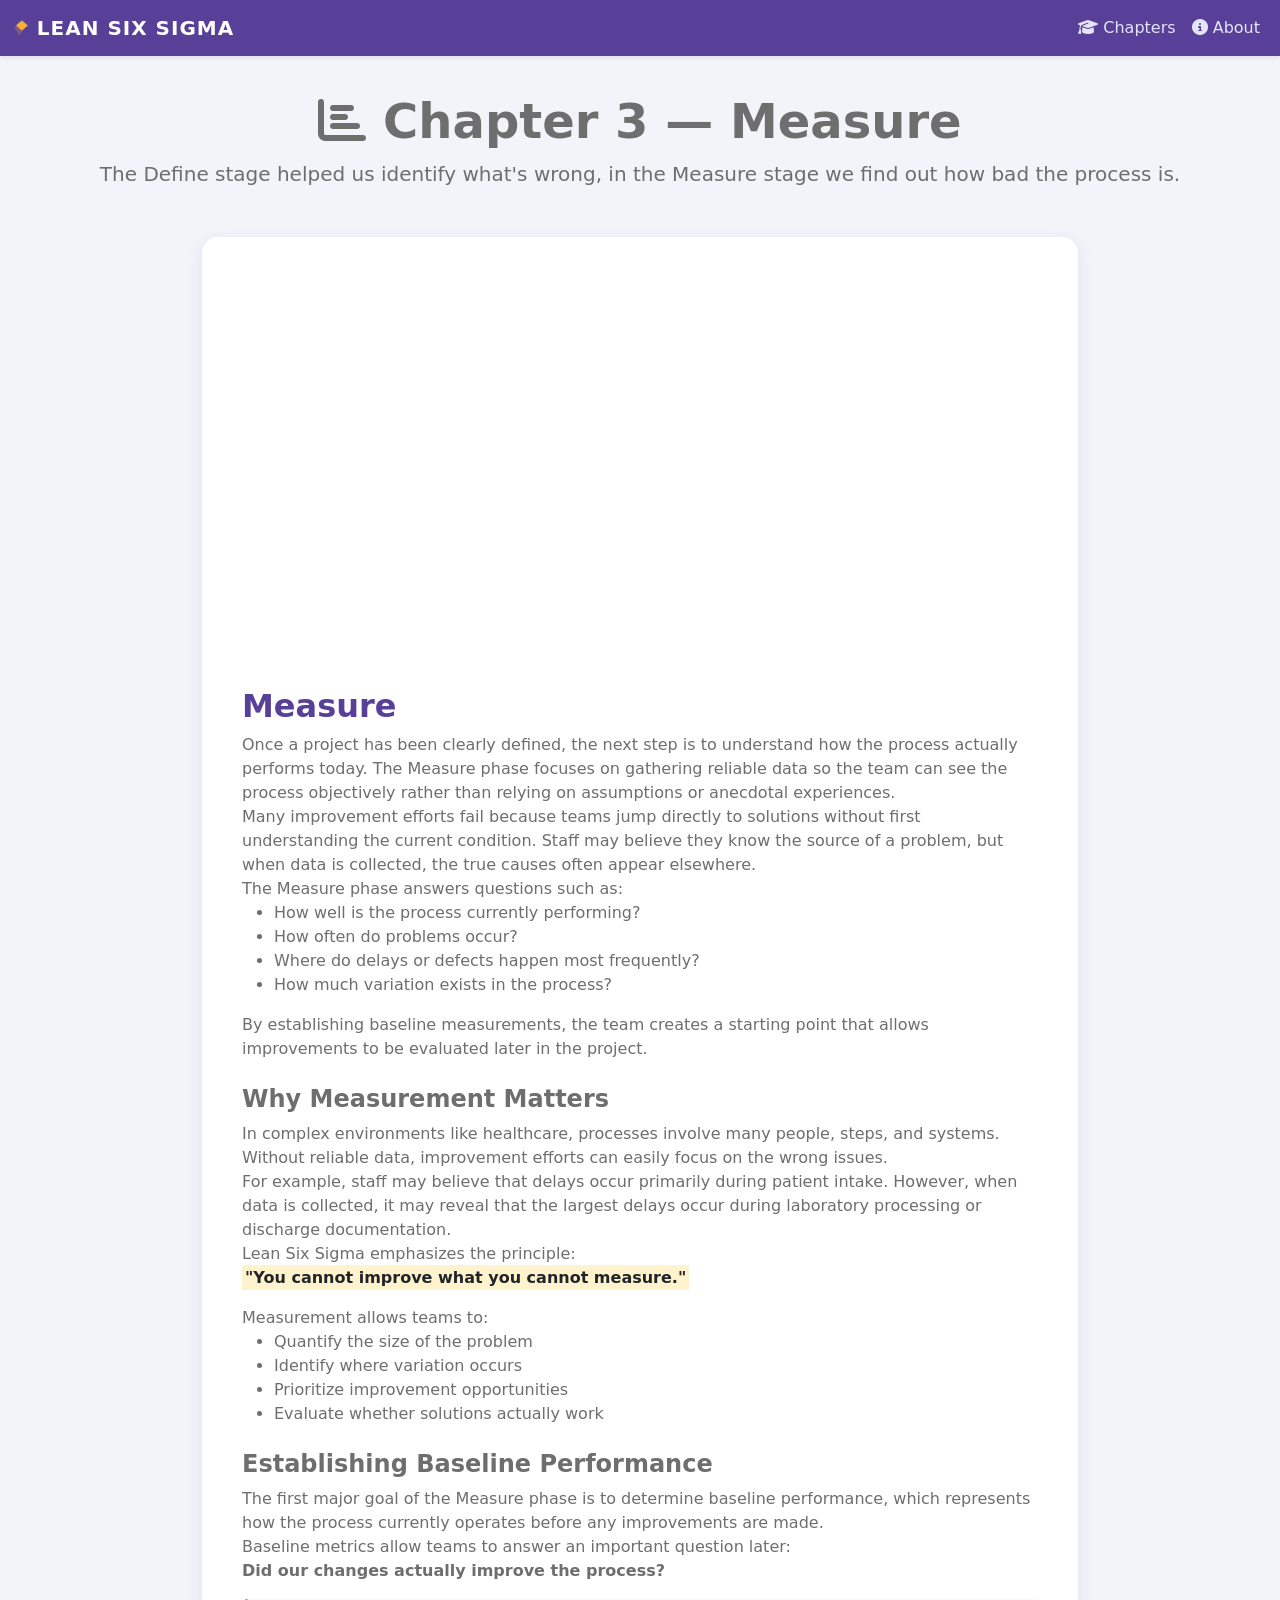
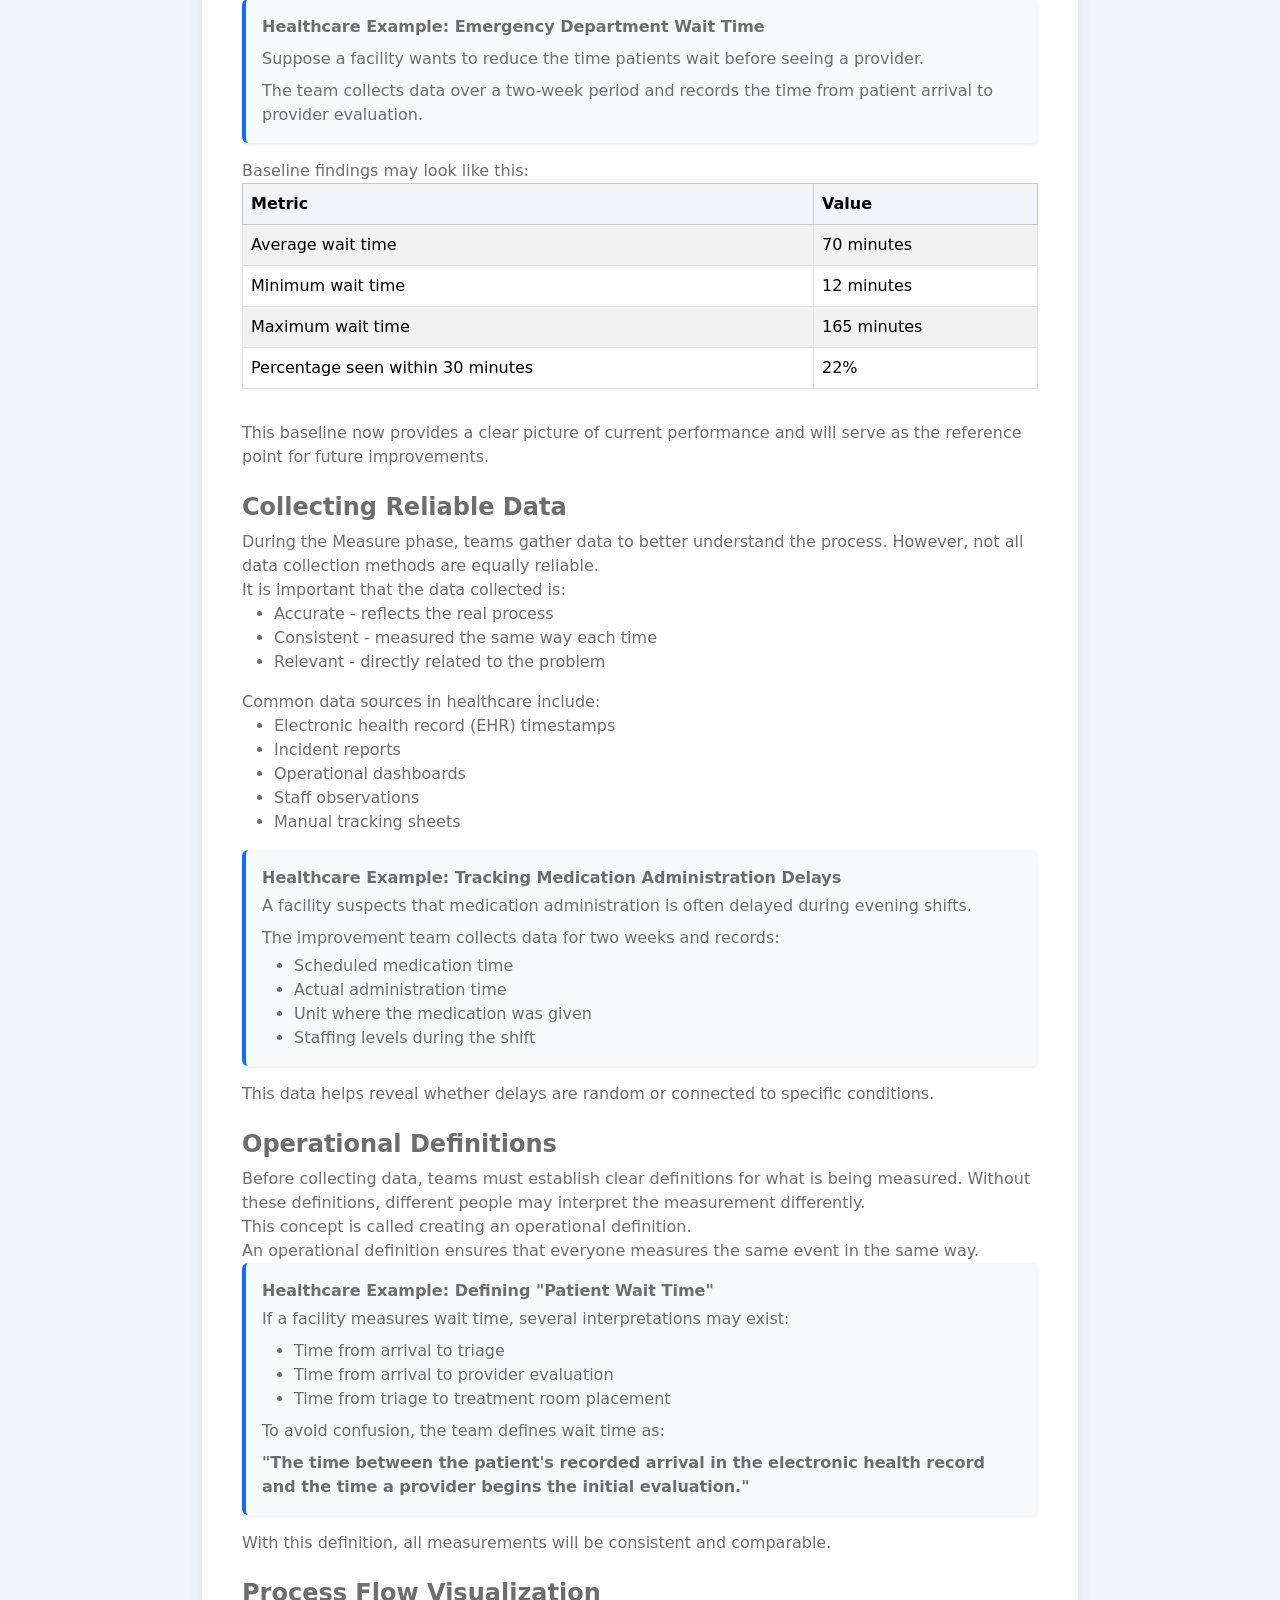
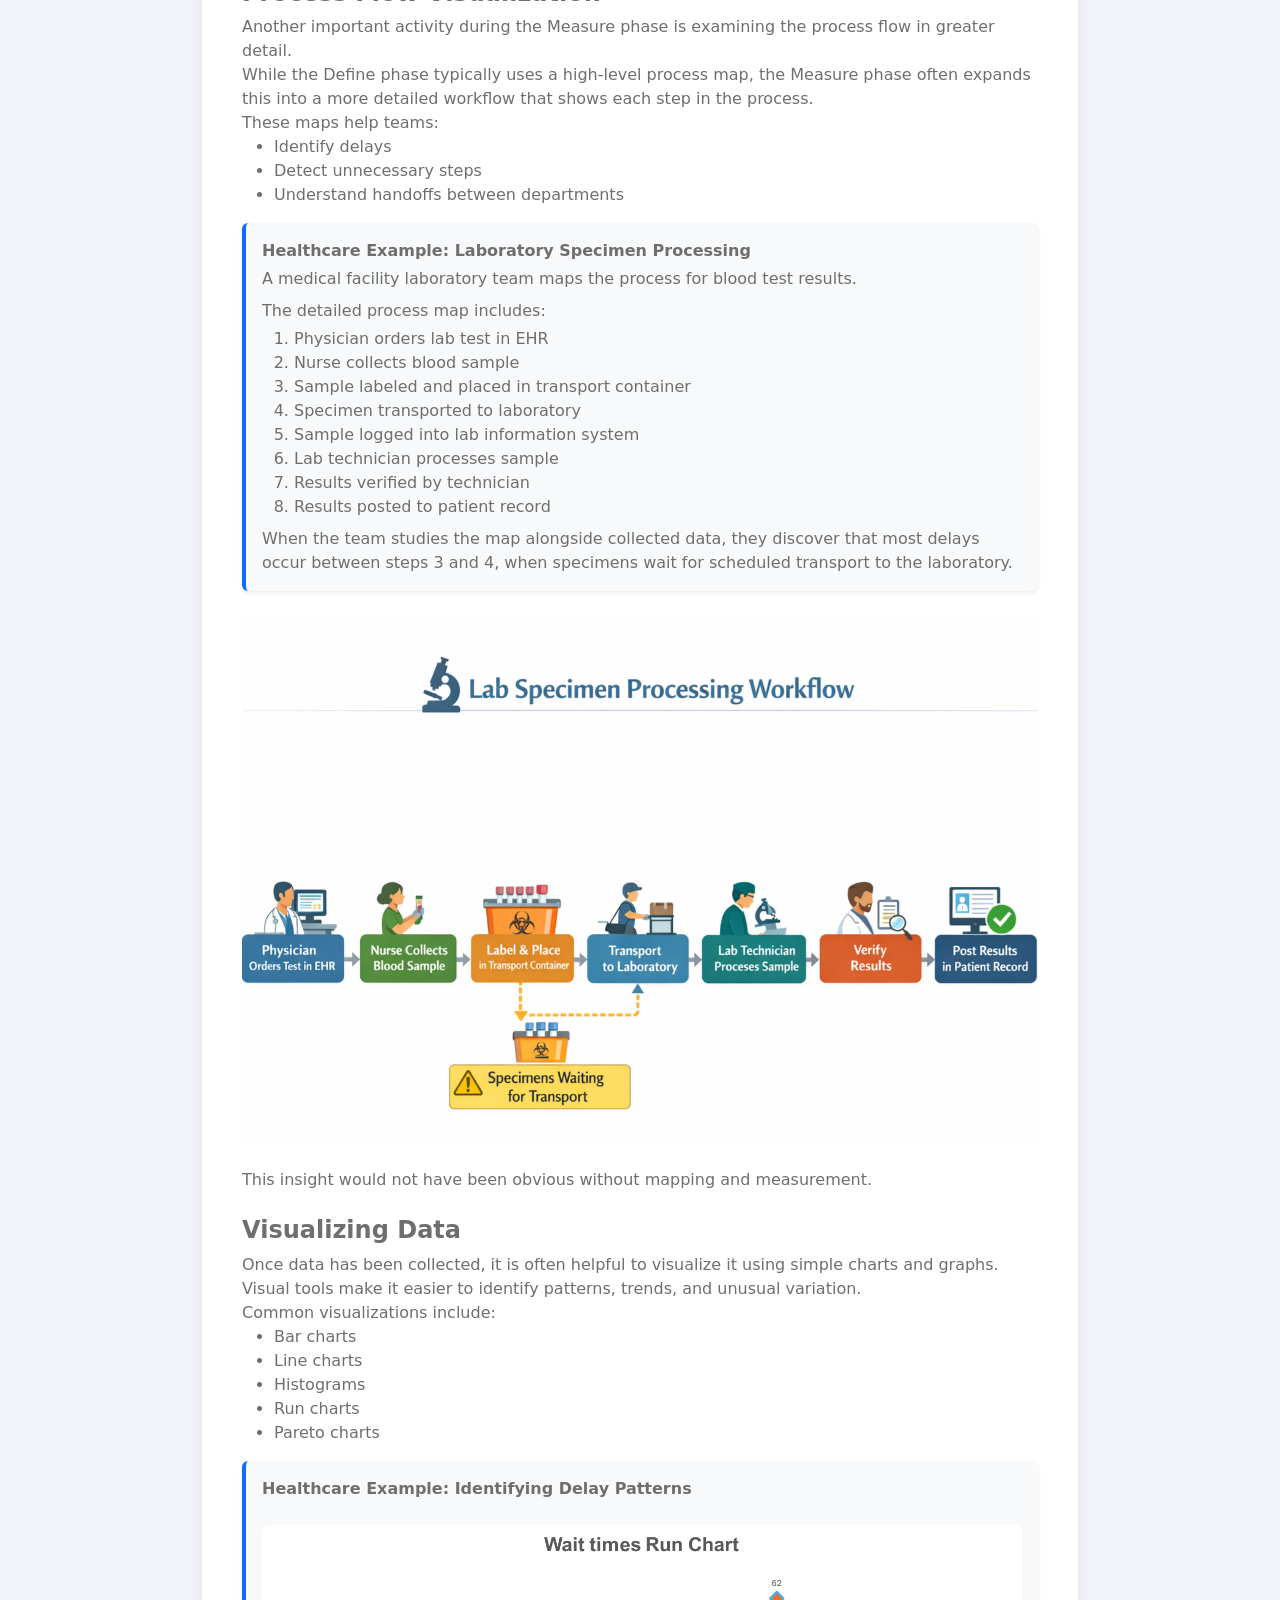
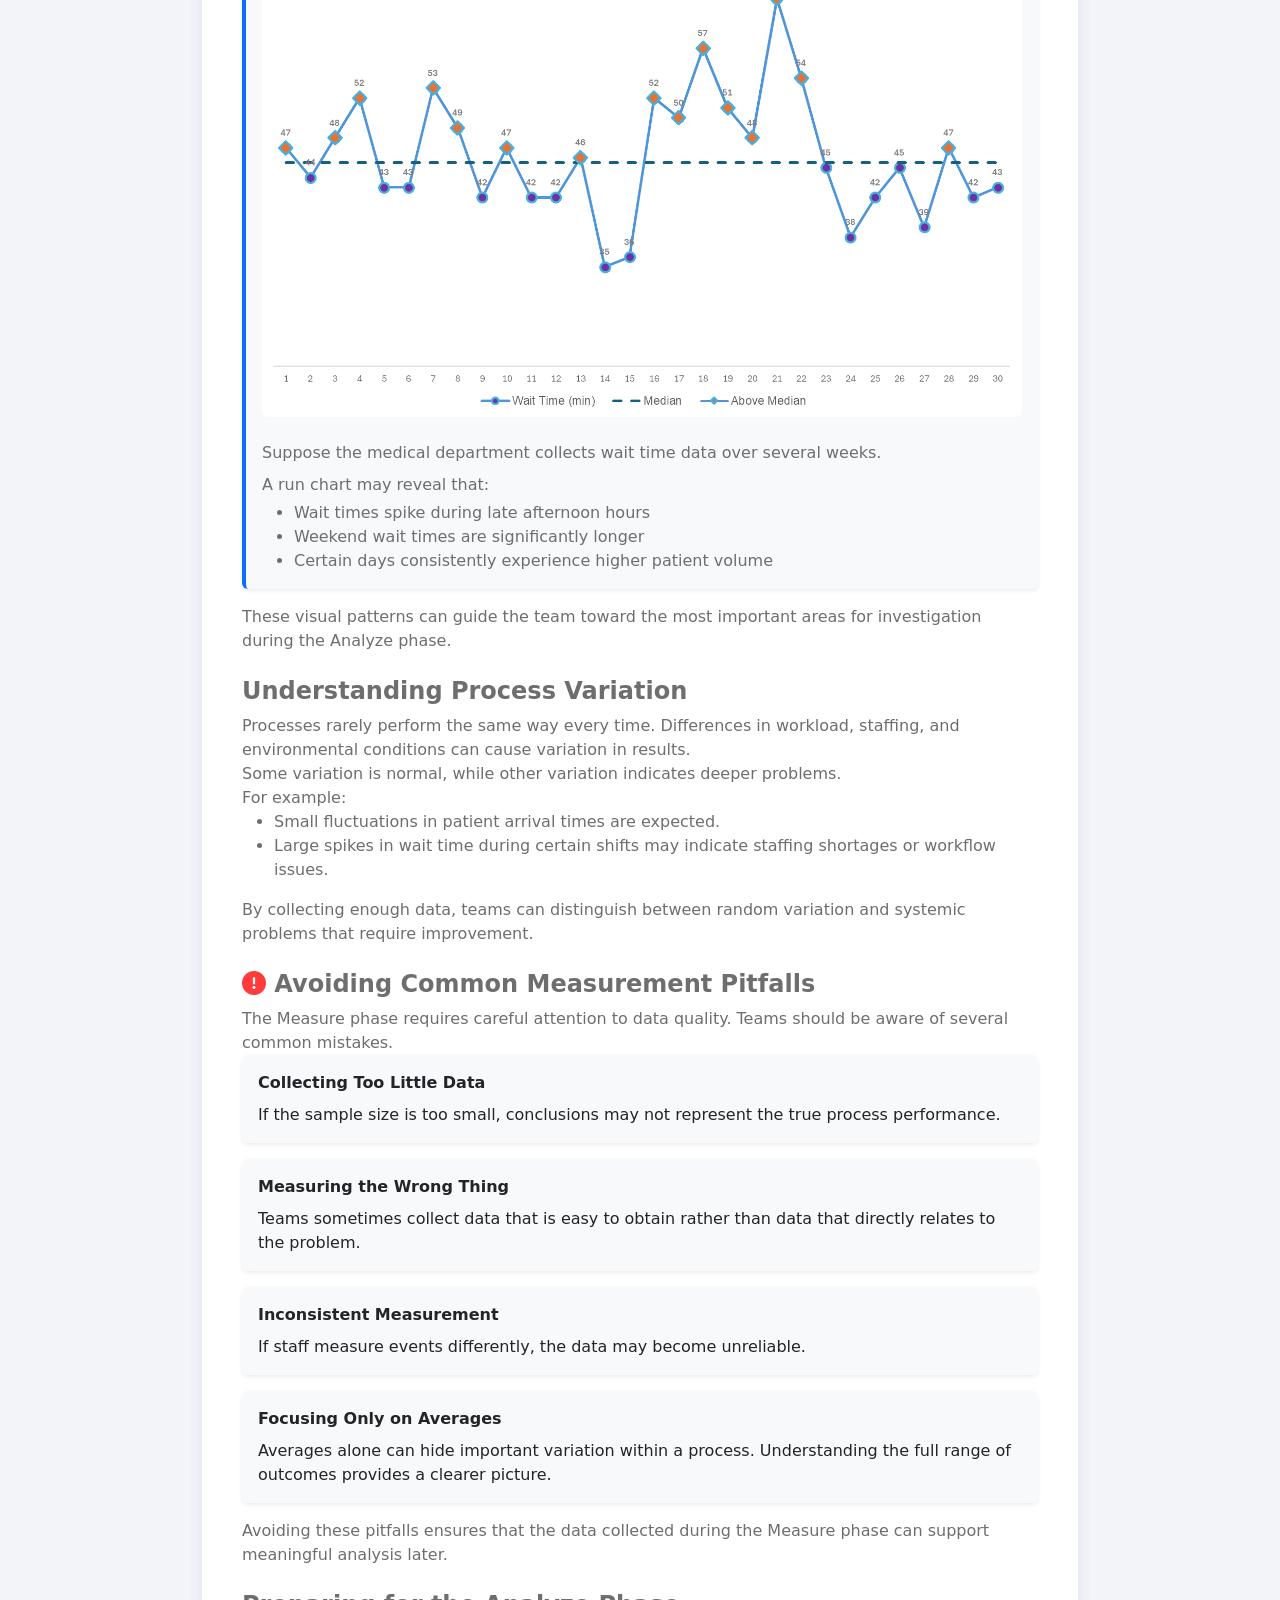
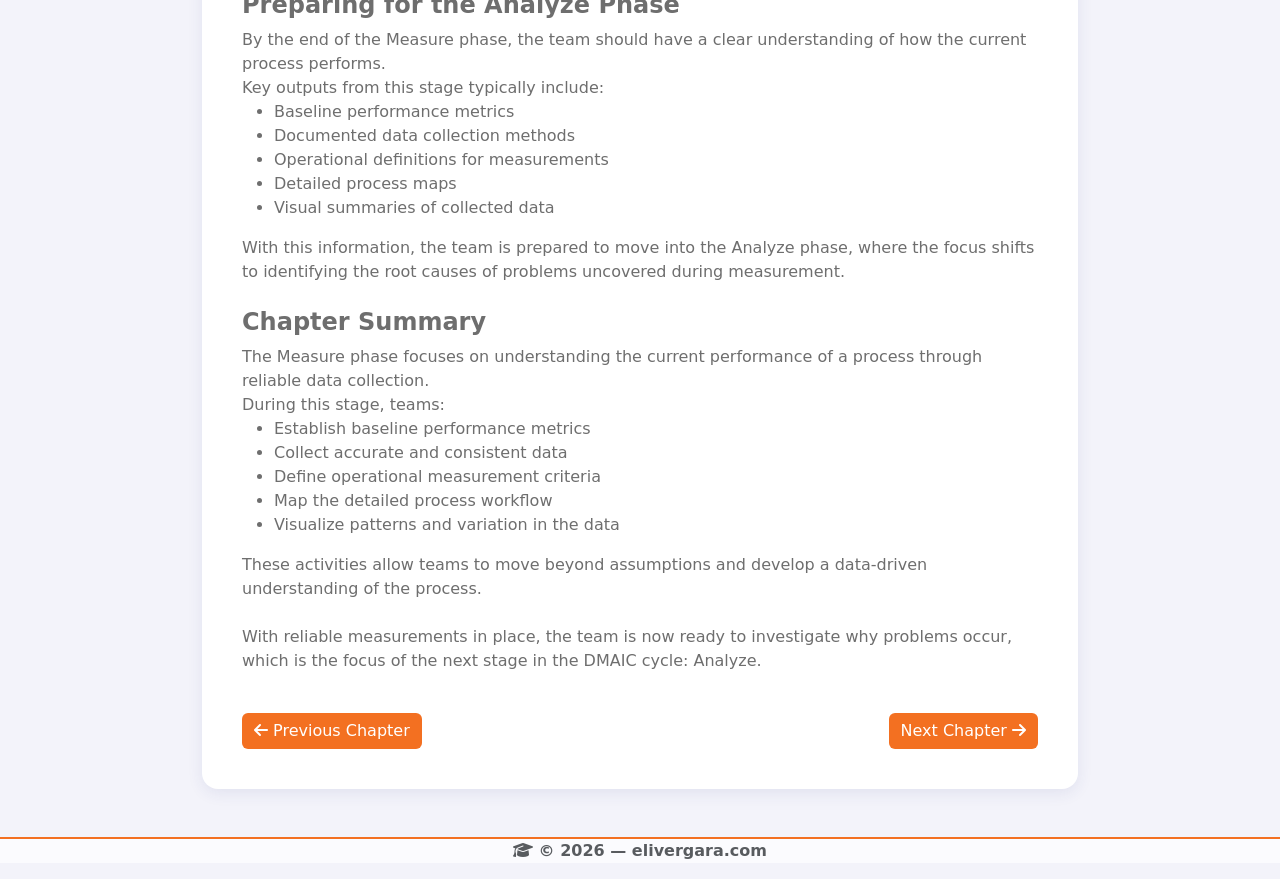
<file: chapter_3.html>
<!doctype html>
<html lang="en">
<head>
  <meta charset="utf-8"/>
  <title>Chapter 3 — Measure</title>
  <meta name="viewport" content="width=device-width, initial-scale=1"/>

  <link href="https://cdn.jsdelivr.net/npm/bootstrap@5.3.0/dist/css/bootstrap.min.css" rel="stylesheet">
  <link href="https://cdnjs.cloudflare.com/ajax/libs/font-awesome/6.5.0/css/all.min.css" rel="stylesheet">
  <link href="sass/style.css" rel="stylesheet">
</head>
<body>
  <nav class="navbar navbar-expand-lg navbar-dark navbar-gradient shadow-sm fixed-top">
    <div class="container-fluid">
      <a class="navbar-brand brand" href="index.html">
        <svg class="brand-icon" viewBox="0 0 24 24"><path d="M3 12l6-9 6 9-6 9-6-9z" opacity=".25"/><path d="M12 3l7 6-7 6-7-6 7-6z"/></svg>
        Lean Six Sigma
      </a>
      <button class="navbar-toggler" type="button" data-bs-toggle="collapse" data-bs-target="#mainNav"><span class="navbar-toggler-icon"></span></button>
      <div class="collapse navbar-collapse" id="mainNav">
        <ul class="navbar-nav ms-auto">
          <li class="nav-item"><a class="nav-link" href="index.html#chapters"><i class="fa-solid fa-graduation-cap"></i> Chapters</a></li>
          <li class="nav-item"><a class="nav-link" href="index.html#about-section"><i class="fa-solid fa-circle-info"></i> About</a></li>
        </ul>
      </div>
    </div>
  </nav>
  <button id="backToTopBtn" onclick="backToTop()"><i class="fa-solid fa-arrow-up"></i></button>

<!-- HERO -->

  <header class="hero text-center">
    <div class="container">
      <h1 class="display-5 fw-bold mt-5">
        <i class="fa-solid fa-chart-bar mt-5"></i>
        Chapter 3 — Measure
      </h1>
      <p class="lead">
        <strong>The Define stage helped us identify what's wrong, in the Measure stage we 
        find out how bad the process is.</strong></p>
    </div>
  </header>

  <!-- MAIN CONTENT -->



  <div class="container my-5" style="max-width:900px">
    <div class="chapter-content">
          <div class="ratio mb-4" style="--bs-aspect-ratio: 47.8%;">
<iframe width="560" height="315" src="https://www.youtube.com/embed/TjWnPXfaCQM?si=N7nNl1QUZgKP3JrT" title="YouTube video player" frameborder="0" allow="accelerometer; autoplay; clipboard-write; encrypted-media; gyroscope; picture-in-picture; web-share" referrerpolicy="strict-origin-when-cross-origin" allowfullscreen></iframe>    </div>
      <section class="chapter-section">
        <h2>Measure</h2>

        
        <div class="section-body">
          <div class="section-paragraph">
            Once a project has been clearly defined, the next step is to understand how the process actually performs today. The Measure phase focuses on gathering reliable data so the team can see the process objectively rather than relying on assumptions or anecdotal experiences.
          </div>
          <div class="section-paragraph">
            Many improvement efforts fail because teams jump directly to solutions without first understanding the current condition. Staff may believe they know the source of a problem, but when data is collected, the true causes often appear elsewhere.
          </div>
          <div class="section-paragraph">
            The Measure phase answers questions such as:
          </div>
          <div class="section-subgroup">
            <ul>
              <li>How well is the process currently performing?</li>
              <li>How often do problems occur?</li>
              <li>Where do delays or defects happen most frequently?</li>
              <li>How much variation exists in the process?</li>
            </ul>
          </div>
          <div class="section-paragraph">
            By establishing baseline measurements, the team creates a starting point that allows improvements to be evaluated later in the project.
          </div>

          <div class="section-subgroup mt-4">
            <div class="h4 fw-bold mb-2">Why Measurement Matters</div>
            <div class="section-paragraph">
              In complex environments like healthcare, processes involve many people, steps, and systems. Without reliable data, improvement efforts can easily focus on the wrong issues.
            </div>
            <div class="section-paragraph">
              For example, staff may believe that delays occur primarily during patient intake. However, when data is collected, it may reveal that the largest delays occur during laboratory processing or discharge documentation.
            </div>
            <div class="section-paragraph">
              Lean Six Sigma emphasizes the principle:
            </div>
            <div class="section-paragraph"> <mark><strong>"You cannot improve what you cannot measure."</strong></mark></p>
            </div>
            <div class="section-paragraph">
              Measurement allows teams to:
            </div>
            <ul>
              <li>Quantify the size of the problem</li>
              <li>Identify where variation occurs</li>
              <li>Prioritize improvement opportunities</li>
              <li>Evaluate whether solutions actually work</li>
            </ul>
          </div>

          <div class="section-subgroup mt-4">
            <div class="h4 fw-bold mb-2">Establishing Baseline Performance</div>
            <div class="section-paragraph">
              The first major goal of the Measure phase is to determine baseline performance, which represents how the process currently operates before any improvements are made.
            </div>
            <div class="section-paragraph">
              Baseline metrics allow teams to answer an important question later:
            </div>
            <div class="section-paragraph">
            <strong>Did our changes actually improve the process?</strong></p>
            </div>
            <div class="p-3 bg-light border-start border-4 border-primary rounded shadow-sm mb-3">
              <div class="fw-bold mb-2">Healthcare Example: Emergency Department Wait Time</div>
              <p class="mb-2">
                Suppose a facility wants to reduce the time patients wait before seeing a provider.
              </p>
              <p class="mb-0">
                The team collects data over a two-week period and records the time from patient arrival to provider evaluation.
              </p>
            </div>
            <div class="section-paragraph">
              Baseline findings may look like this:
            </div>
            <div class="table-responsive mb-3">
              <table class="table table-striped table-bordered align-middle">
                <thead class="table-light">
                  <tr>
                    <th>Metric</th>
                    <th>Value</th>
                  </tr>
                </thead>
                <tbody>
                  <tr><td>Average wait time</td><td>70 minutes</td></tr>
                  <tr><td>Minimum wait time</td><td>12 minutes</td></tr>
                  <tr><td>Maximum wait time</td><td>165 minutes</td></tr>
                  <tr><td>Percentage seen within 30 minutes</td><td>22%</td></tr>
                </tbody>
              </table>
            </div>
            <div class="section-paragraph">
              This baseline now provides a clear picture of current performance and will serve as the reference point for future improvements.
            </div>
          </div>

          <div class="section-subgroup mt-4">
            <div class="h4 fw-bold mb-2">Collecting Reliable Data</div>
            <div class="section-paragraph">
              During the Measure phase, teams gather data to better understand the process. However, not all data collection methods are equally reliable.
            </div>
            <div class="section-paragraph">
              It is important that the data collected is:
            </div>
            <ul>
              <li>Accurate - reflects the real process</li>
              <li>Consistent - measured the same way each time</li>
              <li>Relevant - directly related to the problem</li>
            </ul>
            <div class="section-paragraph">
              Common data sources in healthcare include:
            </div>
            <ul>
              <li>Electronic health record (EHR) timestamps</li>
              <li>Incident reports</li>
              <li>Operational dashboards</li>
              <li>Staff observations</li>
              <li>Manual tracking sheets</li>
            </ul>
            <div class="p-3 bg-light border-start border-4 border-primary rounded shadow-sm">
              <div class="fw-bold mb-1">Healthcare Example: Tracking Medication Administration Delays</div>
              <p class="mb-2">
                A facility suspects that medication administration is often delayed during evening shifts.
              </p>
              <p class="mb-1">The improvement team collects data for two weeks and records:</p>
              <ul class="mb-0">
                <li>Scheduled medication time</li>
                <li>Actual administration time</li>
                <li>Unit where the medication was given</li>
                <li>Staffing levels during the shift</li>
              </ul>
            </div>
            <div class="section-paragraph mt-3">
              This data helps reveal whether delays are random or connected to specific conditions.
            </div>
          </div>

          <div class="section-subgroup mt-4">
            <div class="h4 fw-bold mb-2">Operational Definitions</div>
            <div class="section-paragraph">
              Before collecting data, teams must establish clear definitions for what is being measured. Without these definitions, different people may interpret the measurement differently.
            </div>
            <div class="section-paragraph">
              This concept is called creating an operational definition.
            </div>
            <div class="section-paragraph">
              An operational definition ensures that everyone measures the same event in the same way.
            </div>
            <div class="p-3 bg-light border-start border-4 border-primary rounded shadow-sm mb-3">
              <div class="fw-bold mb-1">Healthcare Example: Defining "Patient Wait Time"</div>
              <p class="mb-2">If a facility measures wait time, several interpretations may exist:</p>
              <ul class="mb-2">
                <li>Time from arrival to triage</li>
                <li>Time from arrival to provider evaluation</li>
                <li>Time from triage to treatment room placement</li>
              </ul>
              <p class="mb-2">To avoid confusion, the team defines wait time as:</p>
              <p class="mb-0"><strong>"The time between the patient's recorded arrival in the electronic health record and the time a provider begins the initial evaluation."</strong></p>
            </div>
            <div class="section-paragraph">
              With this definition, all measurements will be consistent and comparable.
            </div>
          </div>

          <div class="section-subgroup mt-4">
            <div class="h4 fw-bold mb-2">Process Flow Visualization</div>
            <div class="section-paragraph">
              Another important activity during the Measure phase is examining the process flow in greater detail.
            </div>
            <div class="section-paragraph">
              While the Define phase typically uses a high-level process map, the Measure phase often expands this into a more detailed workflow that shows each step in the process.
            </div>
            <div class="section-paragraph">
              These maps help teams:
            </div>
            <ul>
              <li>Identify delays</li>
              <li>Detect unnecessary steps</li>
              <li>Understand handoffs between departments</li>
            </ul>    


            <div class="p-3 bg-light border-start border-4 border-primary rounded shadow-sm">
              <div class="fw-bold mb-1">Healthcare Example: Laboratory Specimen Processing</div>
              <p class="mb-2">A medical facility laboratory team maps the process for blood test results.</p>
              <p class="mb-1">The detailed process map includes:</p>
              <ol class="mb-2">
                <li>Physician orders lab test in EHR</li>
                <li>Nurse collects blood sample</li>
                <li>Sample labeled and placed in transport container</li>
                <li>Specimen transported to laboratory</li>
                <li>Sample logged into lab information system</li>
                <li>Lab technician processes sample</li>
                <li>Results verified by technician</li>
                <li>Results posted to patient record</li>
              </ol>
              <p class="mb-0">
                When the team studies the map alongside collected data, they discover that most delays occur between steps 3 and 4, when specimens wait for scheduled transport to the laboratory.
              </p>
            </div>

      <div class="text-center my-4">
       <img src="assets/images/detailed_process_map.png" class="img-fluid w-90 rounded" alt="DMAIC Cycle Diagram: Define, Measure, Analyze, Improve, Control" >
     </div>
          
            <div class="section-paragraph mt-3">
              This insight would not have been obvious without mapping and measurement.
            </div>
          </div>

          <div class="section-subgroup mt-4">
            <div class="h4 fw-bold mb-2">Visualizing Data</div>
            <div class="section-paragraph">
              Once data has been collected, it is often helpful to visualize it using simple charts and graphs. Visual tools make it easier to identify patterns, trends, and unusual variation.
            </div>
            <div class="section-paragraph">
              Common visualizations include:
            </div>
            <ul>
              <li>Bar charts</li>
              <li>Line charts</li>
              <li>Histograms</li>
              <li>Run charts</li>
              <li>Pareto charts</li>
            </ul>
            <div class="p-3 bg-light border-start border-4 border-primary rounded shadow-sm">
              <div class="fw-bold mb-1">Healthcare Example: Identifying Delay Patterns</div>

      <div class="text-center my-4">
       <img src="assets/images/run_times_chart.png" class="img-fluid w-90 rounded" alt="Wait Times run chart" >
     </div>

              <p class="mb-2">
                Suppose the medical department collects wait time data over several weeks.
              </p>
              <p class="mb-1">A run chart may reveal that:</p>
              <ul class="mb-0">
                <li>Wait times spike during late afternoon hours</li>
                <li>Weekend wait times are significantly longer</li>
                <li>Certain days consistently experience higher patient volume</li>
              </ul>
            </div>
            <div class="section-paragraph mt-3">
              These visual patterns can guide the team toward the most important areas for investigation during the Analyze phase.
            </div>
          </div>

          <div class="section-subgroup mt-4">
            <div class="h4 fw-bold mb-2">Understanding Process Variation</div>
            <div class="section-paragraph">
              Processes rarely perform the same way every time. Differences in workload, staffing, and environmental conditions can cause variation in results.
            </div>
            <div class="section-paragraph">
              Some variation is normal, while other variation indicates deeper problems.
            </div>
            <div class="section-paragraph">
              For example:
            </div>
            <ul>
              <li>Small fluctuations in patient arrival times are expected.</li>
              <li>Large spikes in wait time during certain shifts may indicate staffing shortages or workflow issues.</li>
            </ul>
            <div class="section-paragraph">
              By collecting enough data, teams can distinguish between random variation and systemic problems that require improvement.
            </div>
          </div>

          <div class="section-subgroup mt-4">
            <div class="h4 fw-bold mb-2"><i class="fa-solid fa-circle-exclamation" style="color: rgb(255, 59, 59);"></i> Avoiding Common Measurement Pitfalls</div>
            <div class="section-paragraph">
              The Measure phase requires careful attention to data quality. Teams should be aware of several common mistakes.
            </div>
            <div class="card border-0 bg-light shadow-sm mb-3">
              <div class="card-body">
                <div class="fw-bold mb-2">Collecting Too Little Data</div>
                <p class="mb-0">If the sample size is too small, conclusions may not represent the true process performance.</p>
              </div>
            </div>
            <div class="card border-0 bg-light shadow-sm mb-3">
              <div class="card-body">
                <div class="fw-bold mb-2">Measuring the Wrong Thing</div>
                <p class="mb-0">Teams sometimes collect data that is easy to obtain rather than data that directly relates to the problem.</p>
              </div>
            </div>
            <div class="card border-0 bg-light shadow-sm mb-3">
              <div class="card-body">
                <div class="fw-bold mb-2">Inconsistent Measurement</div>
                <p class="mb-0">If staff measure events differently, the data may become unreliable.</p>
              </div>
            </div>
            <div class="card border-0 bg-light shadow-sm mb-3">
              <div class="card-body">
                <div class="fw-bold mb-2">Focusing Only on Averages</div>
                <p class="mb-0">Averages alone can hide important variation within a process. Understanding the full range of outcomes provides a clearer picture.</p>
              </div>
            </div>
            <div class="section-paragraph">
              Avoiding these pitfalls ensures that the data collected during the Measure phase can support meaningful analysis later.
            </div>
          </div>

          <div class="section-subgroup mt-4">
            <div class="h4 fw-bold mb-2">Preparing for the Analyze Phase</div>
            <div class="section-paragraph">
              By the end of the Measure phase, the team should have a clear understanding of how the current process performs.
            </div>
            <div class="section-paragraph">
              Key outputs from this stage typically include:
            </div>
            <ul>
              <li>Baseline performance metrics</li>
              <li>Documented data collection methods</li>
              <li>Operational definitions for measurements</li>
              <li>Detailed process maps</li>
              <li>Visual summaries of collected data</li>
            </ul>
            <div class="section-paragraph">
              With this information, the team is prepared to move into the Analyze phase, where the focus shifts to identifying the root causes of problems uncovered during measurement.
            </div>
          </div>

          <div class="section-subgroup mt-4">
            <div class="h4 fw-bold mb-2">Chapter Summary</div>
            <div class="section-paragraph">
              The Measure phase focuses on understanding the current performance of a process through reliable data collection.
            </div>
            <div class="section-paragraph">
              During this stage, teams:
            </div>
            <ul>
              <li>Establish baseline performance metrics</li>
              <li>Collect accurate and consistent data</li>
              <li>Define operational measurement criteria</li>
              <li>Map the detailed process workflow</li>
              <li>Visualize patterns and variation in the data</li>
            </ul>
            <div class="section-paragraph">
              These activities allow teams to move beyond assumptions and develop a data-driven understanding of the process.
            </div>
            <div class="section-paragraph"><br>
              With reliable measurements in place, the team is now ready to investigate why problems occur, which is the focus of the next stage in the DMAIC cycle: Analyze.
            </div>
          </div>
        </div>
      </section>
      <div class="chapter-nav">
        <a href="chapter_2.html" class="btn btn-course"><i class="fa-solid fa-arrow-left"></i> Previous Chapter</a>
        <a href="chapter_4.html" class="btn btn-course">Next Chapter <i class="fa-solid fa-arrow-right"></i></a>
      </div>
    </div>
  </div>
<footer class="text-center text-muted mt-1 mb-3 ">
<a class="nav-link"
   href="https://www.elivergara.com"
   target="_blank"
   rel="noopener noreferrer">
  <strong><i class="fa-solid fa-graduation-cap"></i> © 2026 — elivergara.com</strong>
</a>  
</footer>
  <script src="https://cdn.jsdelivr.net/npm/bootstrap@5.3.0/dist/js/bootstrap.bundle.min.js"></script>
  <script>function backToTop(){ window.scrollTo({top:0,behavior:'smooth'}); } window.addEventListener('scroll',function(){document.getElementById('backToTopBtn').style.display=(window.scrollY>300)?'inline-block':'none';});</script>
</body>
</html>
</file>
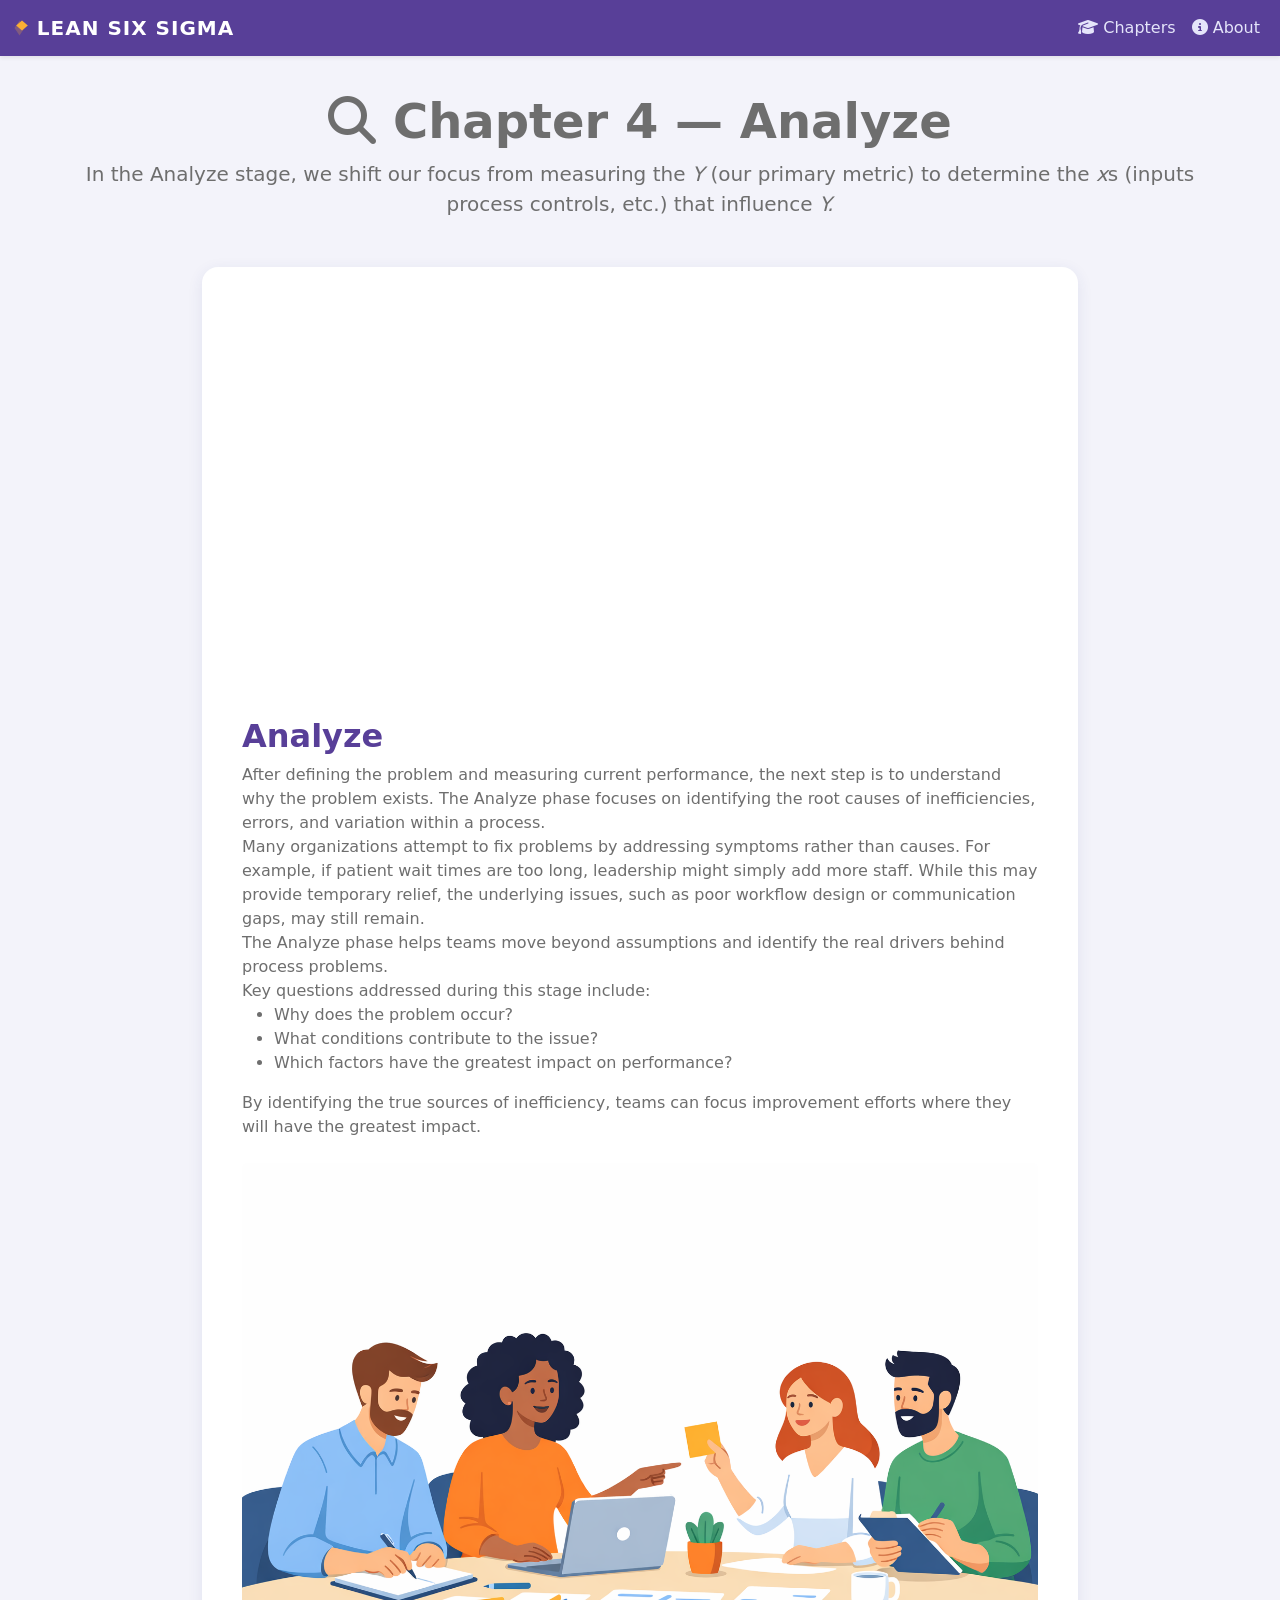
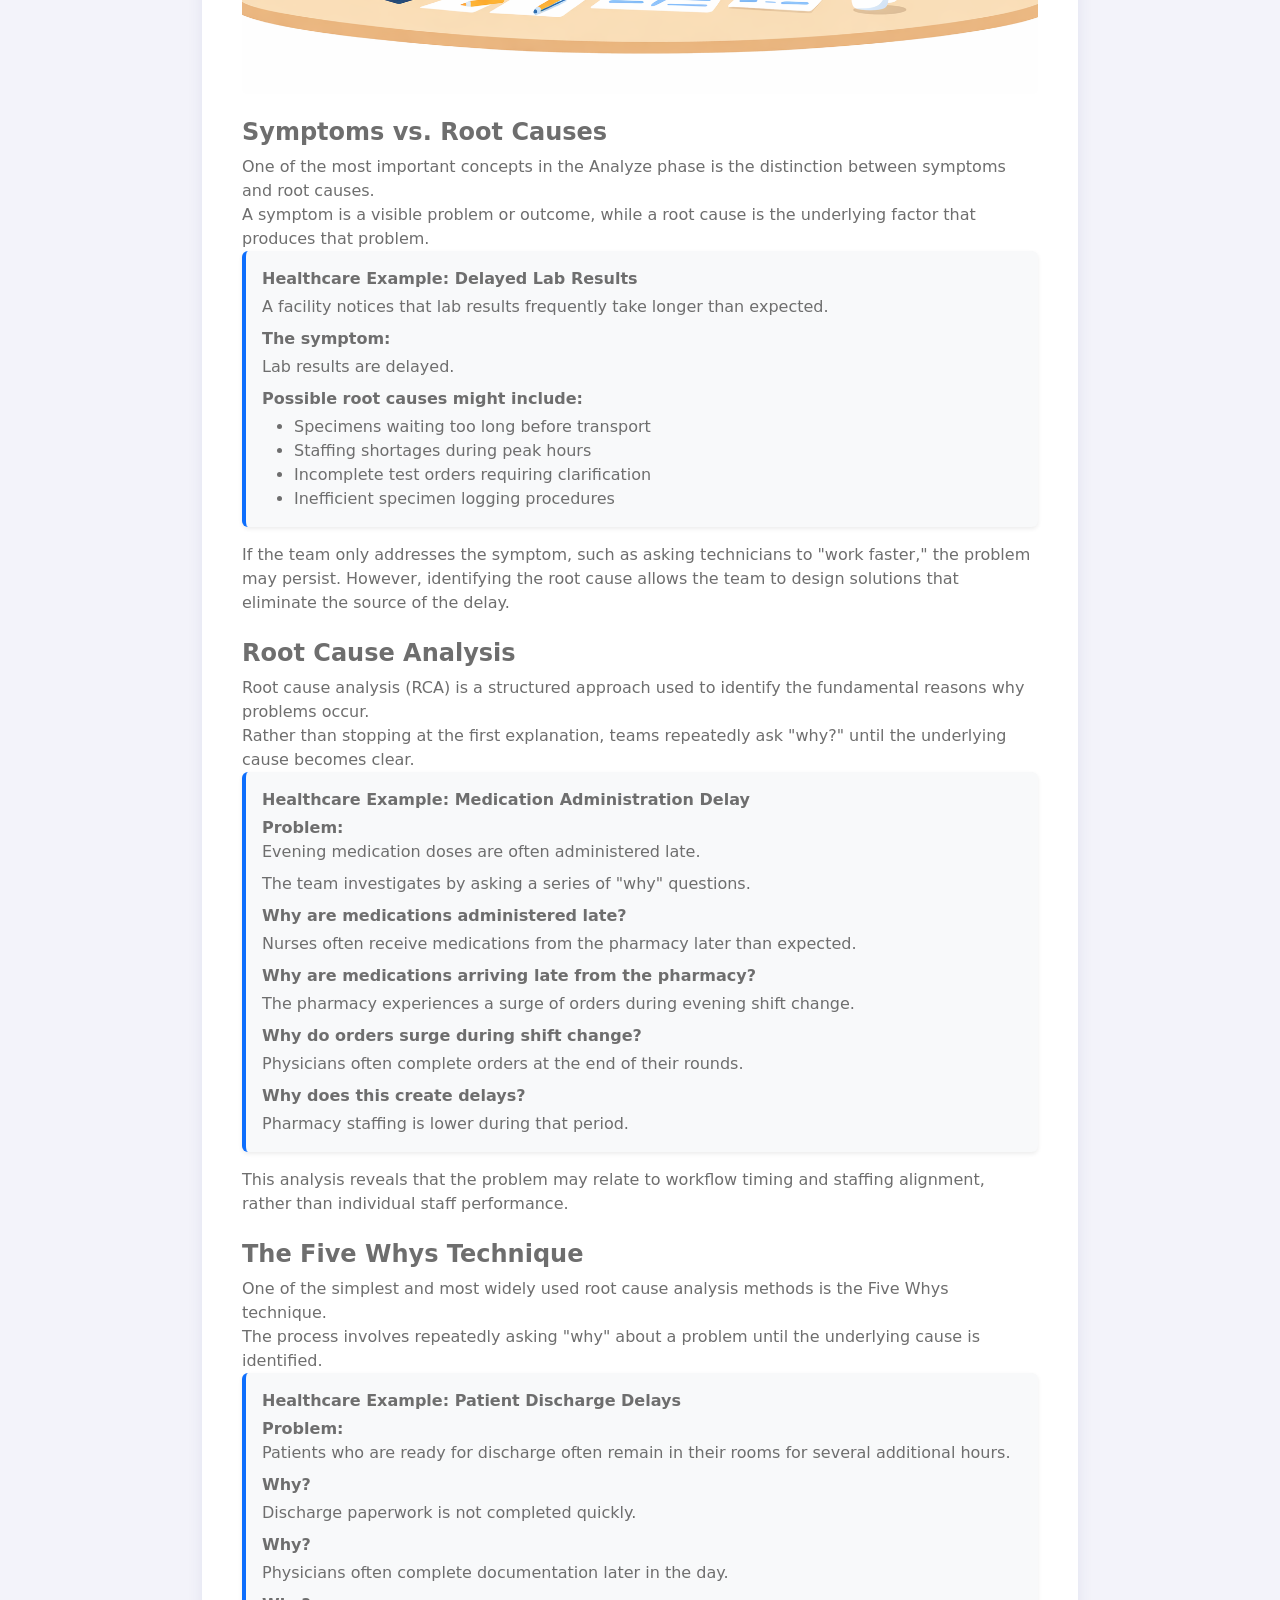
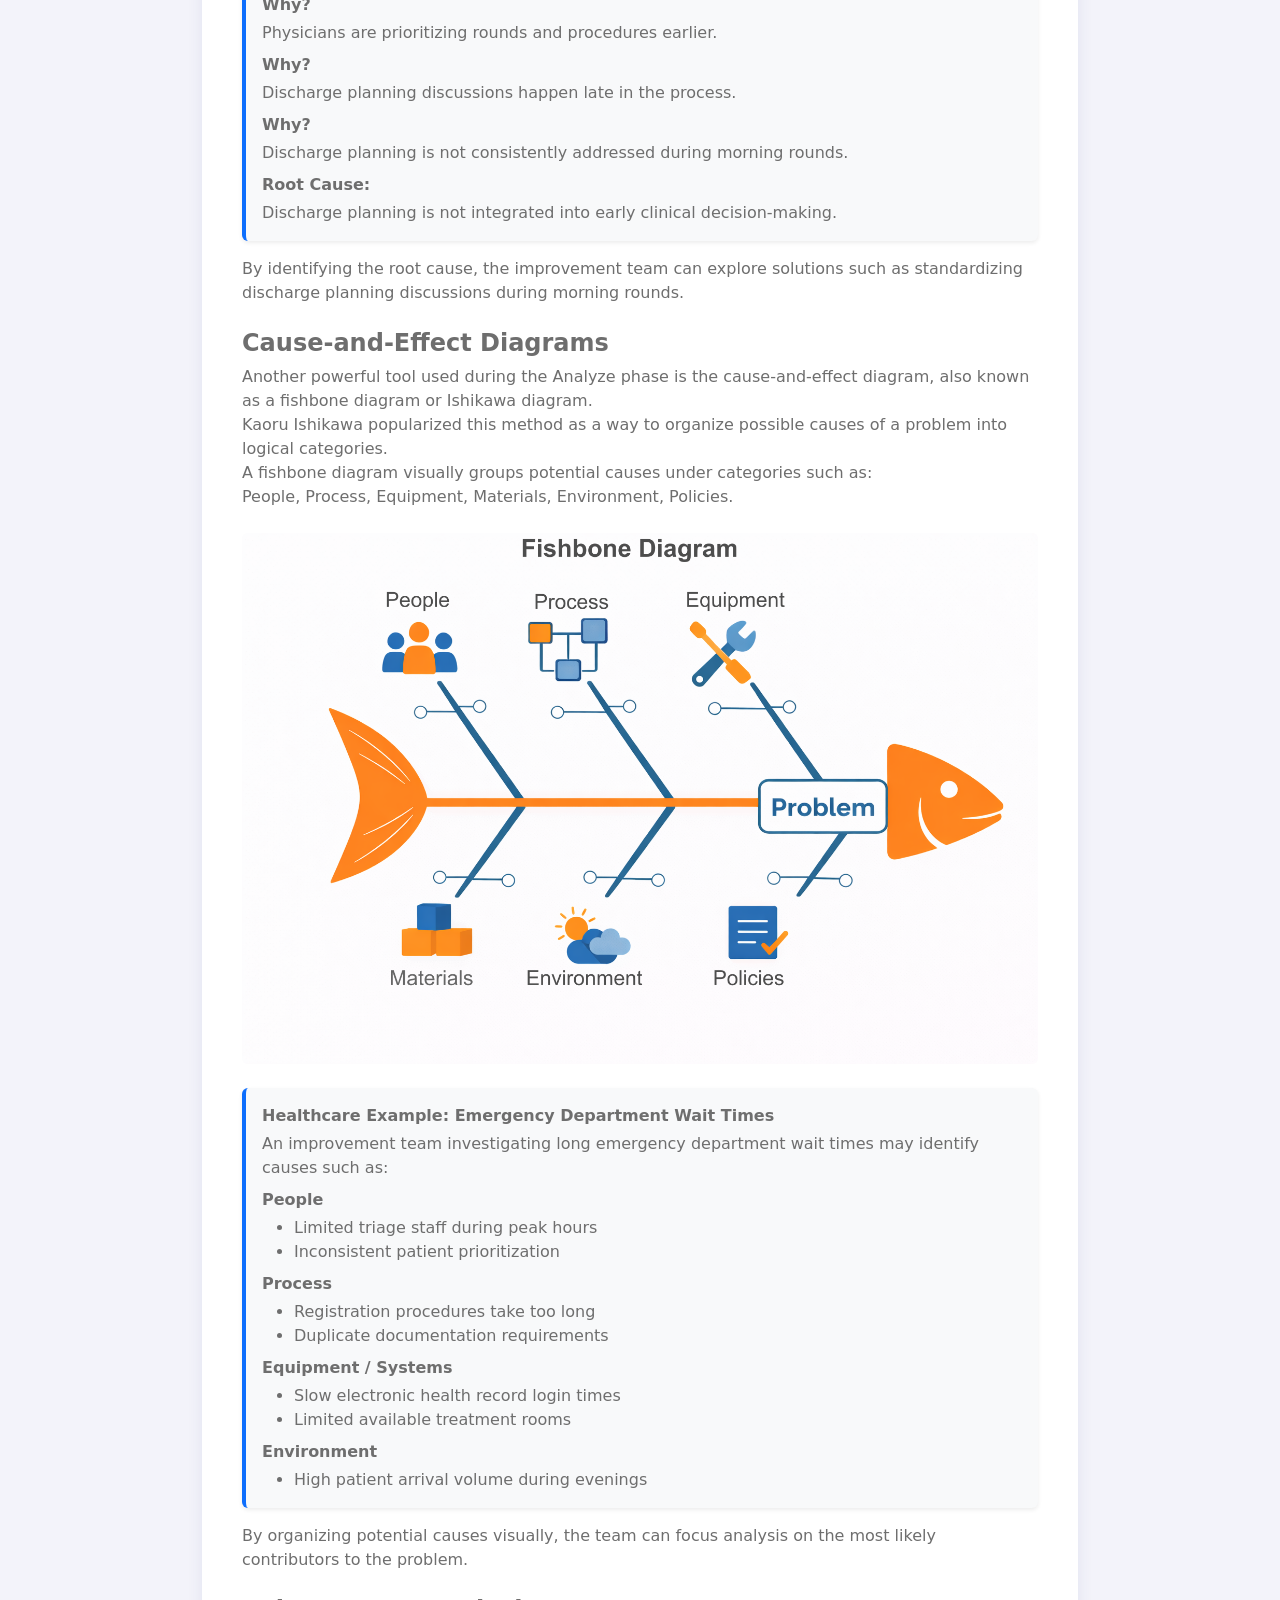
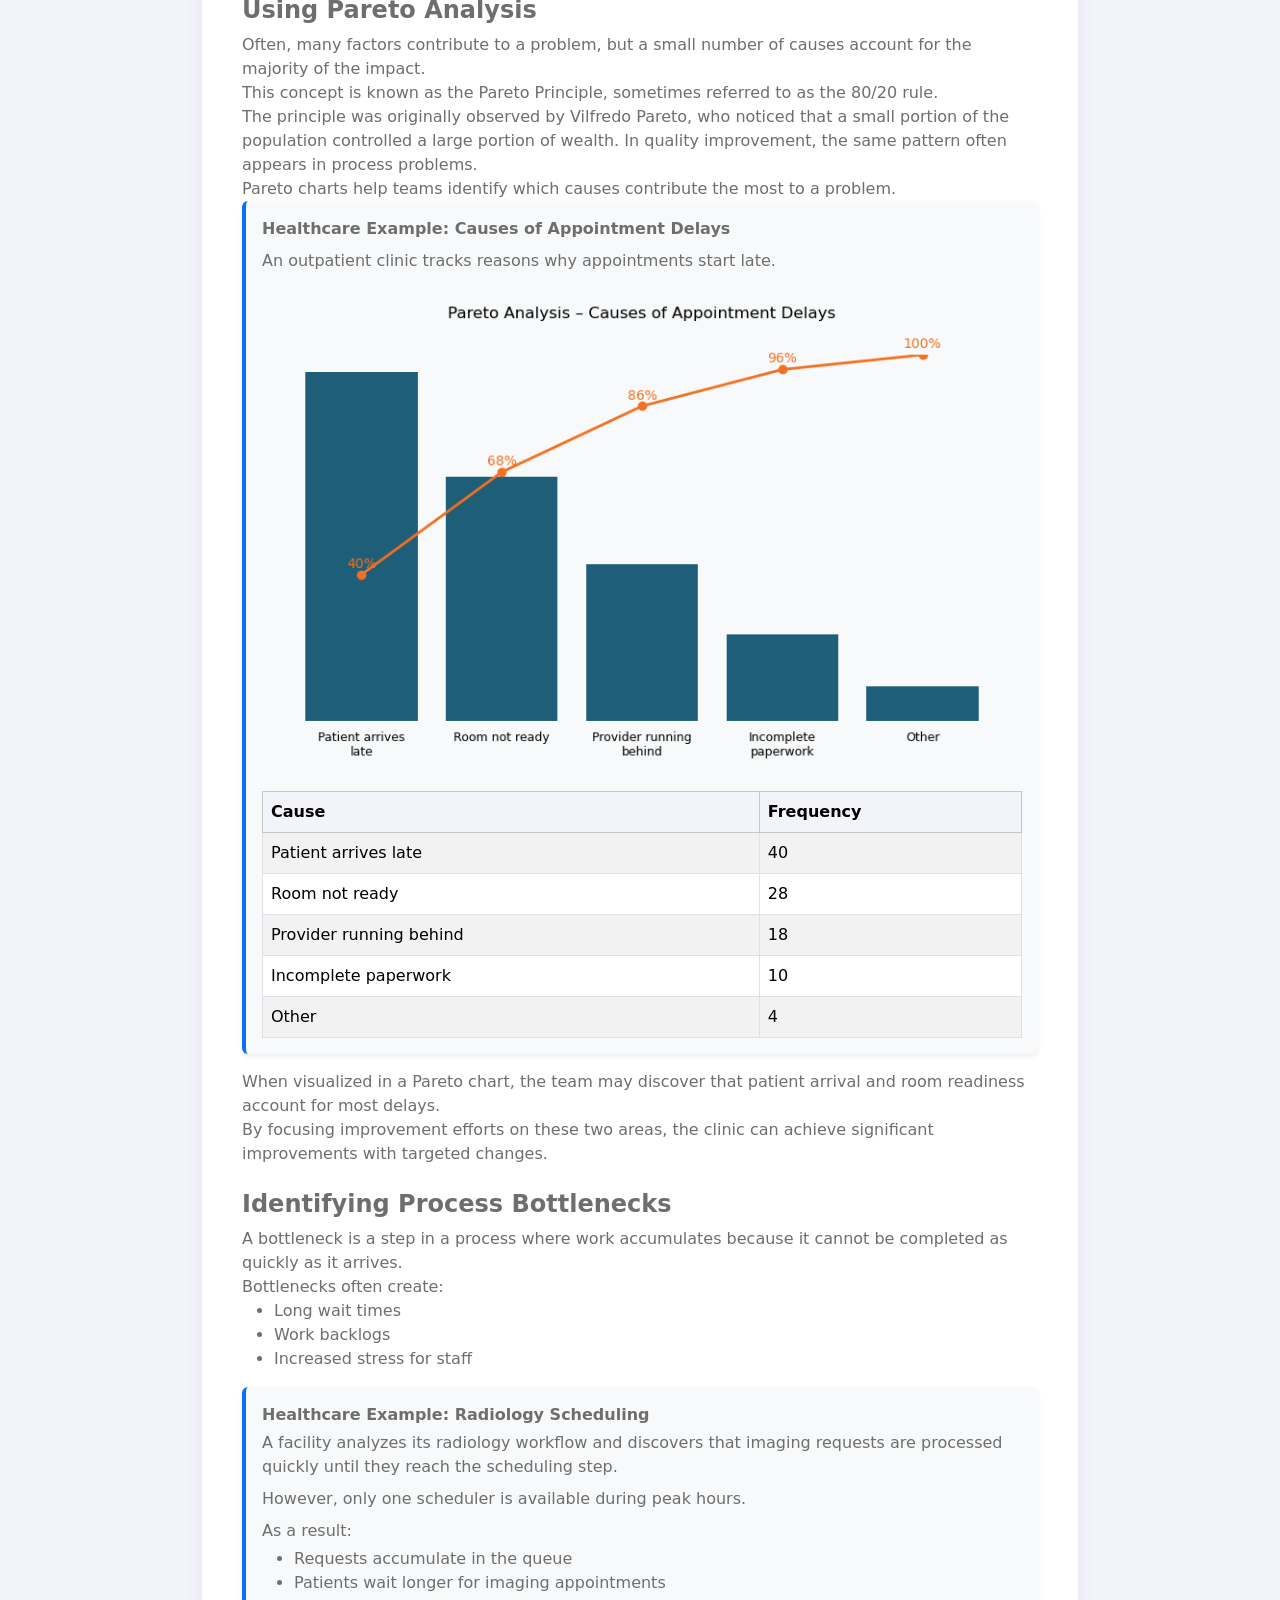
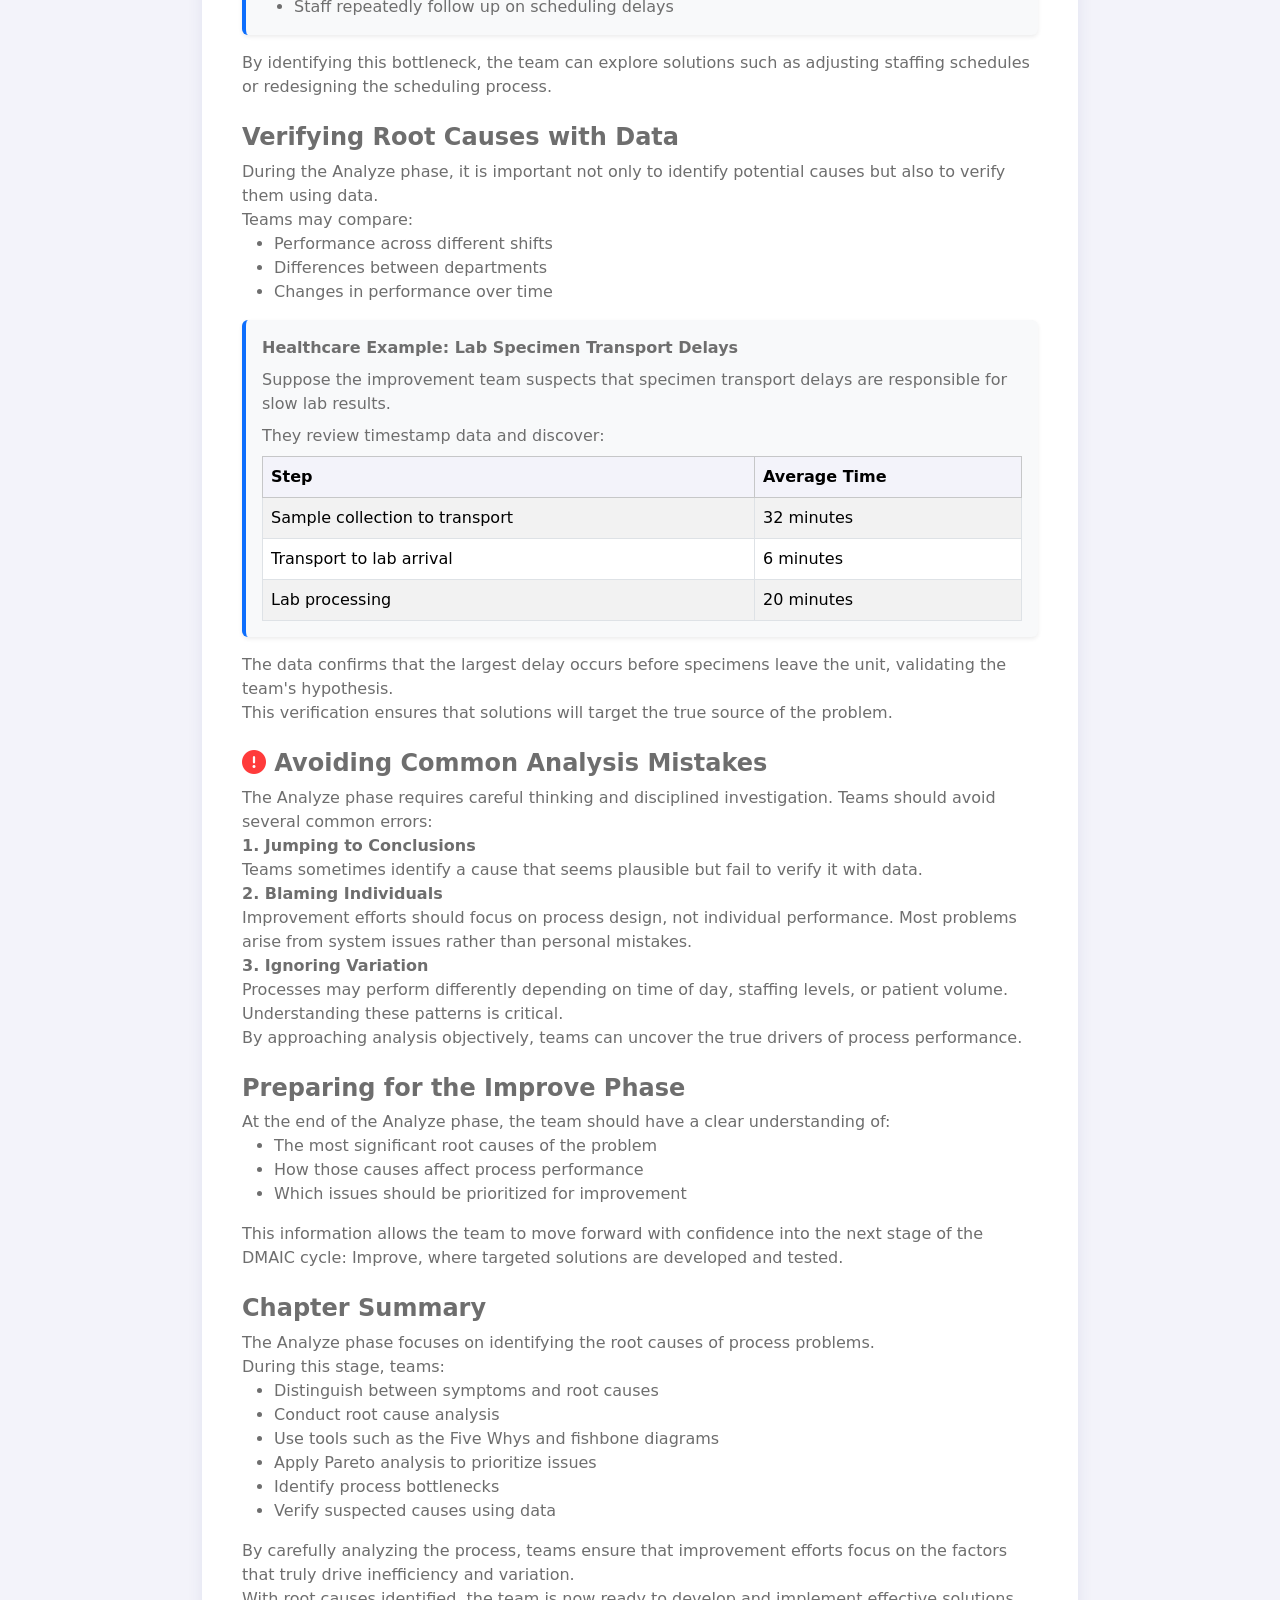
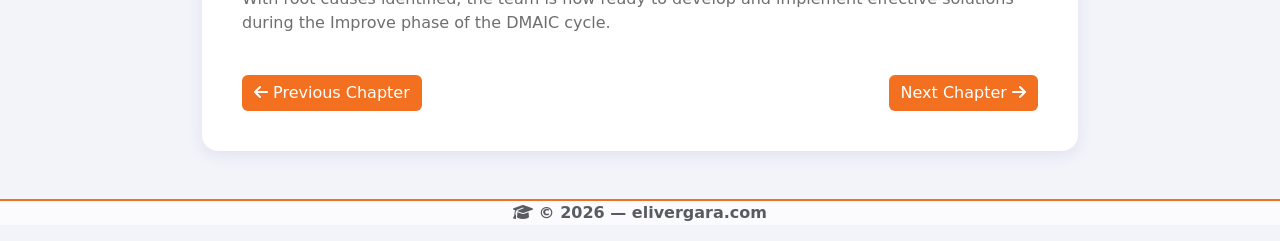
<file: chapter_4.html>
<!doctype html>
<html lang="en">
<head>
  <meta charset="utf-8"/>
  <title>Chapter 4 — Analyze</title>
  <meta name="viewport" content="width=device-width, initial-scale=1"/>

  <link href="https://cdn.jsdelivr.net/npm/bootstrap@5.3.0/dist/css/bootstrap.min.css" rel="stylesheet">
  <link href="https://cdnjs.cloudflare.com/ajax/libs/font-awesome/6.5.0/css/all.min.css" rel="stylesheet">
  <link href="sass/style.css" rel="stylesheet">
</head>
<body>
  <nav class="navbar navbar-expand-lg navbar-dark navbar-gradient shadow-sm fixed-top">
    <div class="container-fluid">
      <a class="navbar-brand brand" href="index.html">
        <svg class="brand-icon" viewBox="0 0 24 24"><path d="M3 12l6-9 6 9-6 9-6-9z" opacity=".25"/><path d="M12 3l7 6-7 6-7-6 7-6z"/></svg>
        Lean Six Sigma
      </a>
      <button class="navbar-toggler" type="button" data-bs-toggle="collapse" data-bs-target="#mainNav"><span class="navbar-toggler-icon"></span></button>
      <div class="collapse navbar-collapse" id="mainNav">
        <ul class="navbar-nav ms-auto">
          <li class="nav-item"><a class="nav-link" href="index.html#chapters"><i class="fa-solid fa-graduation-cap"></i> Chapters</a></li>
          <li class="nav-item"><a class="nav-link" href="index.html#about-section"><i class="fa-solid fa-circle-info"></i> About</a></li>
        </ul>
      </div>
    </div>
  </nav>
  <button id="backToTopBtn" onclick="backToTop()"><i class="fa-solid fa-arrow-up"></i></button>

<!-- HERO -->

<header class="hero text-center">
    <div class="container">
      <h1 class="display-5 fw-bold mt-5">
        <i class="fa-solid fa-search mt-5"></i> Chapter 4 — Analyze
      </h1>
      <p class="lead">
        <strong>In the Analyze stage, we shift our focus from measuring the <var>Y</var> (our primary metric) to determine the <var>x</var>s (inputs process controls, etc.) that influence <var>Y.</var></strong></p>
    </div>
  </header>

  <!-- MAIN CONTENT -->




  <div class="container my-5" style="max-width:900px">
    <div class="chapter-content">
    <div class="ratio mb-4" style="--bs-aspect-ratio: 47.8%;">
<iframe width="560" height="315" src="https://www.youtube.com/embed/Kv6Kk4NJvwU?si=9A3ufgCvPNCOuRUM" title="YouTube video player" frameborder="0" allow="accelerometer; autoplay; clipboard-write; encrypted-media; gyroscope; picture-in-picture; web-share" referrerpolicy="strict-origin-when-cross-origin" allowfullscreen></iframe>    </div>
      <section class="chapter-section">

        <h2>Analyze</h2>
        <div class="section-body">
          <div class="section-paragraph">
            After defining the problem and measuring current performance, the next step is to understand why the problem exists. The Analyze phase focuses on identifying the root causes of inefficiencies, errors, and variation within a process.
          </div>
          <div class="section-paragraph">
            Many organizations attempt to fix problems by addressing symptoms rather than causes. For example, if patient wait times are too long, leadership might simply add more staff. While this may provide temporary relief, the underlying issues, such as poor workflow design or communication gaps, may still remain.
          </div>
          <div class="section-paragraph">
            The Analyze phase helps teams move beyond assumptions and identify the real drivers behind process problems.
          </div>
          <div class="section-paragraph">
            Key questions addressed during this stage include:
          </div>
          <div class="section-subgroup">
            <ul>
              <li>Why does the problem occur?</li>
              <li>What conditions contribute to the issue?</li>
              <li>Which factors have the greatest impact on performance?</li>
            </ul>
          </div>
          <div class="section-paragraph">
            By identifying the true sources of inefficiency, teams can focus improvement efforts where they will have the greatest impact.
          </div>

      <div class="text-center my-4">
       <img src="assets/images/brainstorming.png" class="img-fluid w-0 rounded" alt="Team Brainstorming">
     </div>

          <div class="section-subgroup mt-4">
            <div class="h4 fw-bold mb-2">Symptoms vs. Root Causes</div>
            <div class="section-paragraph">
              One of the most important concepts in the Analyze phase is the distinction between symptoms and root causes.
            </div>
            <div class="section-paragraph">
              A symptom is a visible problem or outcome, while a root cause is the underlying factor that produces that problem.
            </div>
            <div class="p-3 bg-light border-start border-4 border-primary rounded shadow-sm">
              <div class="fw-bold mb-1">Healthcare Example: Delayed Lab Results</div>
              <p class="mb-2">A facility notices that lab results frequently take longer than expected.</p>
              <p class="mb-1"><strong>The symptom:</strong></p>
              <p class="mb-2">Lab results are delayed.</p>
              <p class="mb-1"><strong>Possible root causes might include:</strong></p>
              <ul class="mb-0">
                <li>Specimens waiting too long before transport</li>
                <li>Staffing shortages during peak hours</li>
                <li>Incomplete test orders requiring clarification</li>
                <li>Inefficient specimen logging procedures</li>
              </ul>
            </div>
            <div class="section-paragraph mt-3">
              If the team only addresses the symptom, such as asking technicians to "work faster," the problem may persist. However, identifying the root cause allows the team to design solutions that eliminate the source of the delay.
            </div>
          </div>

          <div class="section-subgroup mt-4">
            <div class="h4 fw-bold mb-2">Root Cause Analysis</div>
            <div class="section-paragraph">
              Root cause analysis (RCA) is a structured approach used to identify the fundamental reasons why problems occur.
            </div>
            <div class="section-paragraph">
              Rather than stopping at the first explanation, teams repeatedly ask "why?" until the underlying cause becomes clear.
            </div>
            <div class="p-3 bg-light border-start border-4 border-primary rounded shadow-sm">
              <div class="fw-bold mb-1">Healthcare Example: Medication Administration Delay</div>
              <p class="mb-2"><strong>Problem:</strong><br>Evening medication doses are often administered late.</p>
              <p class="mb-2">The team investigates by asking a series of "why" questions.</p>
              <p class="mb-1"><strong>Why are medications administered late?</strong></p>
              <p class="mb-2">Nurses often receive medications from the pharmacy later than expected.</p>
              <p class="mb-1"><strong>Why are medications arriving late from the pharmacy?</strong></p>
              <p class="mb-2">The pharmacy experiences a surge of orders during evening shift change.</p>
              <p class="mb-1"><strong>Why do orders surge during shift change?</strong></p>
              <p class="mb-2">Physicians often complete orders at the end of their rounds.</p>
              <p class="mb-1"><strong>Why does this create delays?</strong></p>
              <p class="mb-0">Pharmacy staffing is lower during that period.</p>
            </div>
            <div class="section-paragraph mt-3">
              This analysis reveals that the problem may relate to workflow timing and staffing alignment, rather than individual staff performance.
            </div>
          </div>

          <div class="section-subgroup mt-4">
            <div class="h4 fw-bold mb-2">The Five Whys Technique</div>
            <div class="section-paragraph">
              One of the simplest and most widely used root cause analysis methods is the Five Whys technique.
            </div>
            <div class="section-paragraph">
              The process involves repeatedly asking "why" about a problem until the underlying cause is identified.
            </div>
            <div class="p-3 bg-light border-start border-4 border-primary rounded shadow-sm">
              <div class="fw-bold mb-1">Healthcare Example: Patient Discharge Delays</div>
              <p class="mb-2"><strong>Problem:</strong><br>Patients who are ready for discharge often remain in their rooms for several additional hours.</p>
              <p class="mb-1"><strong>Why?</strong></p>
              <p class="mb-2">Discharge paperwork is not completed quickly.</p>
              <p class="mb-1"><strong>Why?</strong></p>
              <p class="mb-2">Physicians often complete documentation later in the day.</p>
              <p class="mb-1"><strong>Why?</strong></p>
              <p class="mb-2">Physicians are prioritizing rounds and procedures earlier.</p>
              <p class="mb-1"><strong>Why?</strong></p>
              <p class="mb-2">Discharge planning discussions happen late in the process.</p>
              <p class="mb-1"><strong>Why?</strong></p>
              <p class="mb-2">Discharge planning is not consistently addressed during morning rounds.</p>
              <p class="mb-1"><strong>Root Cause:</strong></p>
              <p class="mb-0">Discharge planning is not integrated into early clinical decision-making.</p>
            </div>
            <div class="section-paragraph mt-3">
              By identifying the root cause, the improvement team can explore solutions such as standardizing discharge planning discussions during morning rounds.
            </div>
          </div>

          <div class="section-subgroup mt-4">
            <div class="h4 fw-bold mb-2">Cause-and-Effect Diagrams</div>
            <div class="section-paragraph">
              Another powerful tool used during the Analyze phase is the cause-and-effect diagram, also known as a fishbone diagram or Ishikawa diagram.
            </div>
            <div class="section-paragraph">
              Kaoru Ishikawa popularized this method as a way to organize possible causes of a problem into logical categories.
            </div>
            <div class="section-paragraph">
              A fishbone diagram visually groups potential causes under categories such as:
              <br>People, Process, Equipment, Materials, Environment, Policies. 
            </div>
            

      <div class="text-center my-4">
       <img src="assets/images/fishbone_diagram.png" class="img-fluid w-0 rounded" alt="Pareto Diagram">
     </div>



            <div class="p-3 bg-light border-start border-4 border-primary rounded shadow-sm">
              <div class="fw-bold mb-1">Healthcare Example: Emergency Department Wait Times</div>
              <p class="mb-2">An improvement team investigating long emergency department wait times may identify causes such as:</p>
              <p class="mb-1"><strong>People</strong></p>
              <ul class="mb-2">
                <li>Limited triage staff during peak hours</li>
                <li>Inconsistent patient prioritization</li>
              </ul>
              <p class="mb-1"><strong>Process</strong></p>
              <ul class="mb-2">
                <li>Registration procedures take too long</li>
                <li>Duplicate documentation requirements</li>
              </ul>
              <p class="mb-1"><strong>Equipment / Systems</strong></p>
              <ul class="mb-2">
                <li>Slow electronic health record login times</li>
                <li>Limited available treatment rooms</li>
              </ul>
              <p class="mb-1"><strong>Environment</strong></p>
              <ul class="mb-0">
                <li>High patient arrival volume during evenings</li>
              </ul>
            </div>
            <div class="section-paragraph mt-3">
              By organizing potential causes visually, the team can focus analysis on the most likely contributors to the problem.
            </div>
          </div>

          <div class="section-subgroup mt-4">
            <div class="h4 fw-bold mb-2">Using Pareto Analysis</div>
            <div class="section-paragraph">
              Often, many factors contribute to a problem, but a small number of causes account for the majority of the impact.
            </div>
            <div class="section-paragraph">
              This concept is known as the Pareto Principle, sometimes referred to as the 80/20 rule.
            </div>
            <div class="section-paragraph">
              The principle was originally observed by Vilfredo Pareto, who noticed that a small portion of the population controlled a large portion of wealth. In quality improvement, the same pattern often appears in process problems.
            </div>
            <div class="section-paragraph">
              Pareto charts help teams identify which causes contribute the most to a problem.
            </div>
            <div class="p-3 bg-light border-start border-4 border-primary rounded shadow-sm mb-3">
              <div class="fw-bold mb-2">Healthcare Example: Causes of Appointment Delays</div>
              <p class="mb-2">An outpatient clinic tracks reasons why appointments start late.</p>

      <div class="text-center my-4">
       <img src="assets/images/pareto.png" class="img-fluid w-0 rounded" alt="Pareto Diagram">
     </div>

              
              <div class="table-responsive mb-0">
                <table class="table table-striped table-bordered align-middle mb-0">
                  <thead class="table-light">
                    <tr>
                      <th>Cause</th>
                      <th>Frequency</th>
                    </tr>
                  </thead>
                  <tbody>
                    <tr><td>Patient arrives late</td><td>40</td></tr>
                    <tr><td>Room not ready</td><td>28</td></tr>
                    <tr><td>Provider running behind</td><td>18</td></tr>
                    <tr><td>Incomplete paperwork</td><td>10</td></tr>
                    <tr><td>Other</td><td>4</td></tr>
                  </tbody>
                </table>
              </div>
            </div>
            <div class="section-paragraph">
              When visualized in a Pareto chart, the team may discover that patient arrival and room readiness account for most delays.
            </div>
            <div class="section-paragraph">
              By focusing improvement efforts on these two areas, the clinic can achieve significant improvements with targeted changes.
            </div>
          </div>

          <div class="section-subgroup mt-4">
            <div class="h4 fw-bold mb-2">Identifying Process Bottlenecks</div>
            <div class="section-paragraph">
              A bottleneck is a step in a process where work accumulates because it cannot be completed as quickly as it arrives.
            </div>
            <div class="section-paragraph">
              Bottlenecks often create:
            </div>
            <ul>
              <li>Long wait times</li>
              <li>Work backlogs</li>
              <li>Increased stress for staff</li>
            </ul>
            <div class="p-3 bg-light border-start border-4 border-primary rounded shadow-sm">
              <div class="fw-bold mb-1">Healthcare Example: Radiology Scheduling</div>
              <p class="mb-2">A facility analyzes its radiology workflow and discovers that imaging requests are processed quickly until they reach the scheduling step.</p>
              <p class="mb-2">However, only one scheduler is available during peak hours.</p>
              <p class="mb-1">As a result:</p>
              <ul class="mb-0">
                <li>Requests accumulate in the queue</li>
                <li>Patients wait longer for imaging appointments</li>
                <li>Staff repeatedly follow up on scheduling delays</li>
              </ul>
            </div>
            <div class="section-paragraph mt-3">
              By identifying this bottleneck, the team can explore solutions such as adjusting staffing schedules or redesigning the scheduling process.
            </div>
          </div>

          <div class="section-subgroup mt-4">
            <div class="h4 fw-bold mb-2">Verifying Root Causes with Data</div>
            <div class="section-paragraph">
              During the Analyze phase, it is important not only to identify potential causes but also to verify them using data.
            </div>
            <div class="section-paragraph">
              Teams may compare:
            </div>
            <ul>
              <li>Performance across different shifts</li>
              <li>Differences between departments</li>
              <li>Changes in performance over time</li>
            </ul>
            <div class="p-3 bg-light border-start border-4 border-primary rounded shadow-sm mb-3">
              <div class="fw-bold mb-2">Healthcare Example: Lab Specimen Transport Delays</div>
              <p class="mb-2">Suppose the improvement team suspects that specimen transport delays are responsible for slow lab results.</p>
              <p class="mb-2">They review timestamp data and discover:</p>
              <div class="table-responsive mb-0">
                <table class="table table-striped table-bordered align-middle mb-0">
                  <thead class="table-light">
                    <tr>
                      <th>Step</th>
                      <th>Average Time</th>
                    </tr>
                  </thead>
                  <tbody>
                    <tr><td>Sample collection to transport</td><td>32 minutes</td></tr>
                    <tr><td>Transport to lab arrival</td><td>6 minutes</td></tr>
                    <tr><td>Lab processing</td><td>20 minutes</td></tr>
                  </tbody>
                </table>
              </div>
            </div>
            <div class="section-paragraph">
              The data confirms that the largest delay occurs before specimens leave the unit, validating the team's hypothesis.
            </div>
            <div class="section-paragraph">
              This verification ensures that solutions will target the true source of the problem.
            </div>
          </div>

          <div class="section-subgroup mt-4">
            <div class="h4 fw-bold mb-2"><i class="fa-solid fa-circle-exclamation" style="color: rgb(255, 59, 59);"></i> Avoiding Common Analysis Mistakes</div>
            <div class="section-paragraph">
              The Analyze phase requires careful thinking and disciplined investigation. Teams should avoid several common errors:
            </div>
            <div class="section-paragraph">
              <strong>1. Jumping to Conclusions</strong>
            </div>
            <div class="section-paragraph">
              Teams sometimes identify a cause that seems plausible but fail to verify it with data.
            </div>
            <div class="section-paragraph">
              <strong>2. Blaming Individuals</strong>
            </div>
            <div class="section-paragraph">
              Improvement efforts should focus on process design, not individual performance. Most problems arise from system issues rather than personal mistakes.
            </div>
            <div class="section-paragraph">
              <strong>3. Ignoring Variation</strong>
            </div>
            <div class="section-paragraph">
              Processes may perform differently depending on time of day, staffing levels, or patient volume. Understanding these patterns is critical.
            </div>
            <div class="section-paragraph">
              By approaching analysis objectively, teams can uncover the true drivers of process performance.
            </div>
          </div>

          <div class="section-subgroup mt-4">
            <div class="h4 fw-bold mb-2">Preparing for the Improve Phase</div>
            <div class="section-paragraph">
              At the end of the Analyze phase, the team should have a clear understanding of:
            </div>
            <ul>
              <li>The most significant root causes of the problem</li>
              <li>How those causes affect process performance</li>
              <li>Which issues should be prioritized for improvement</li>
            </ul>
            <div class="section-paragraph">
              This information allows the team to move forward with confidence into the next stage of the DMAIC cycle: Improve, where targeted solutions are developed and tested.
            </div>
          </div>

          <div class="section-subgroup mt-4">
            <div class="h4 fw-bold mb-2">Chapter Summary</div>
            <div class="section-paragraph">
              The Analyze phase focuses on identifying the root causes of process problems.
            </div>
            <div class="section-paragraph">
              During this stage, teams:
            </div>
            <ul>
              <li>Distinguish between symptoms and root causes</li>
              <li>Conduct root cause analysis</li>
              <li>Use tools such as the Five Whys and fishbone diagrams</li>
              <li>Apply Pareto analysis to prioritize issues</li>
              <li>Identify process bottlenecks</li>
              <li>Verify suspected causes using data</li>
            </ul>
            <div class="section-paragraph">
              By carefully analyzing the process, teams ensure that improvement efforts focus on the factors that truly drive inefficiency and variation.
            </div>
            <div class="section-paragraph">
              With root causes identified, the team is now ready to develop and implement effective solutions during the Improve phase of the DMAIC cycle.
            </div>
          </div>
        </div>
      </section>
      <div class="chapter-nav">
        <a href="chapter_3.html" class="btn btn-course"><i class="fa-solid fa-arrow-left"></i> Previous Chapter</a>
        <a href="chapter_5.html" class="btn btn-course">Next Chapter <i class="fa-solid fa-arrow-right"></i></a>
      </div>
    </div>
  </div>
<footer class="text-center text-muted mt-1 mb-3 ">
<a class="nav-link"
   href="https://www.elivergara.com"
   target="_blank"
   rel="noopener noreferrer">
  <strong><i class="fa-solid fa-graduation-cap"></i> © 2026 — elivergara.com</strong>
</a>  
</footer>
  <script src="https://cdn.jsdelivr.net/npm/bootstrap@5.3.0/dist/js/bootstrap.bundle.min.js"></script>
  <script>function backToTop(){ window.scrollTo({top:0,behavior:'smooth'}); } window.addEventListener('scroll',function(){document.getElementById('backToTopBtn').style.display=(window.scrollY>300)?'inline-block':'none';});</script>
</body>
</html>
</file>
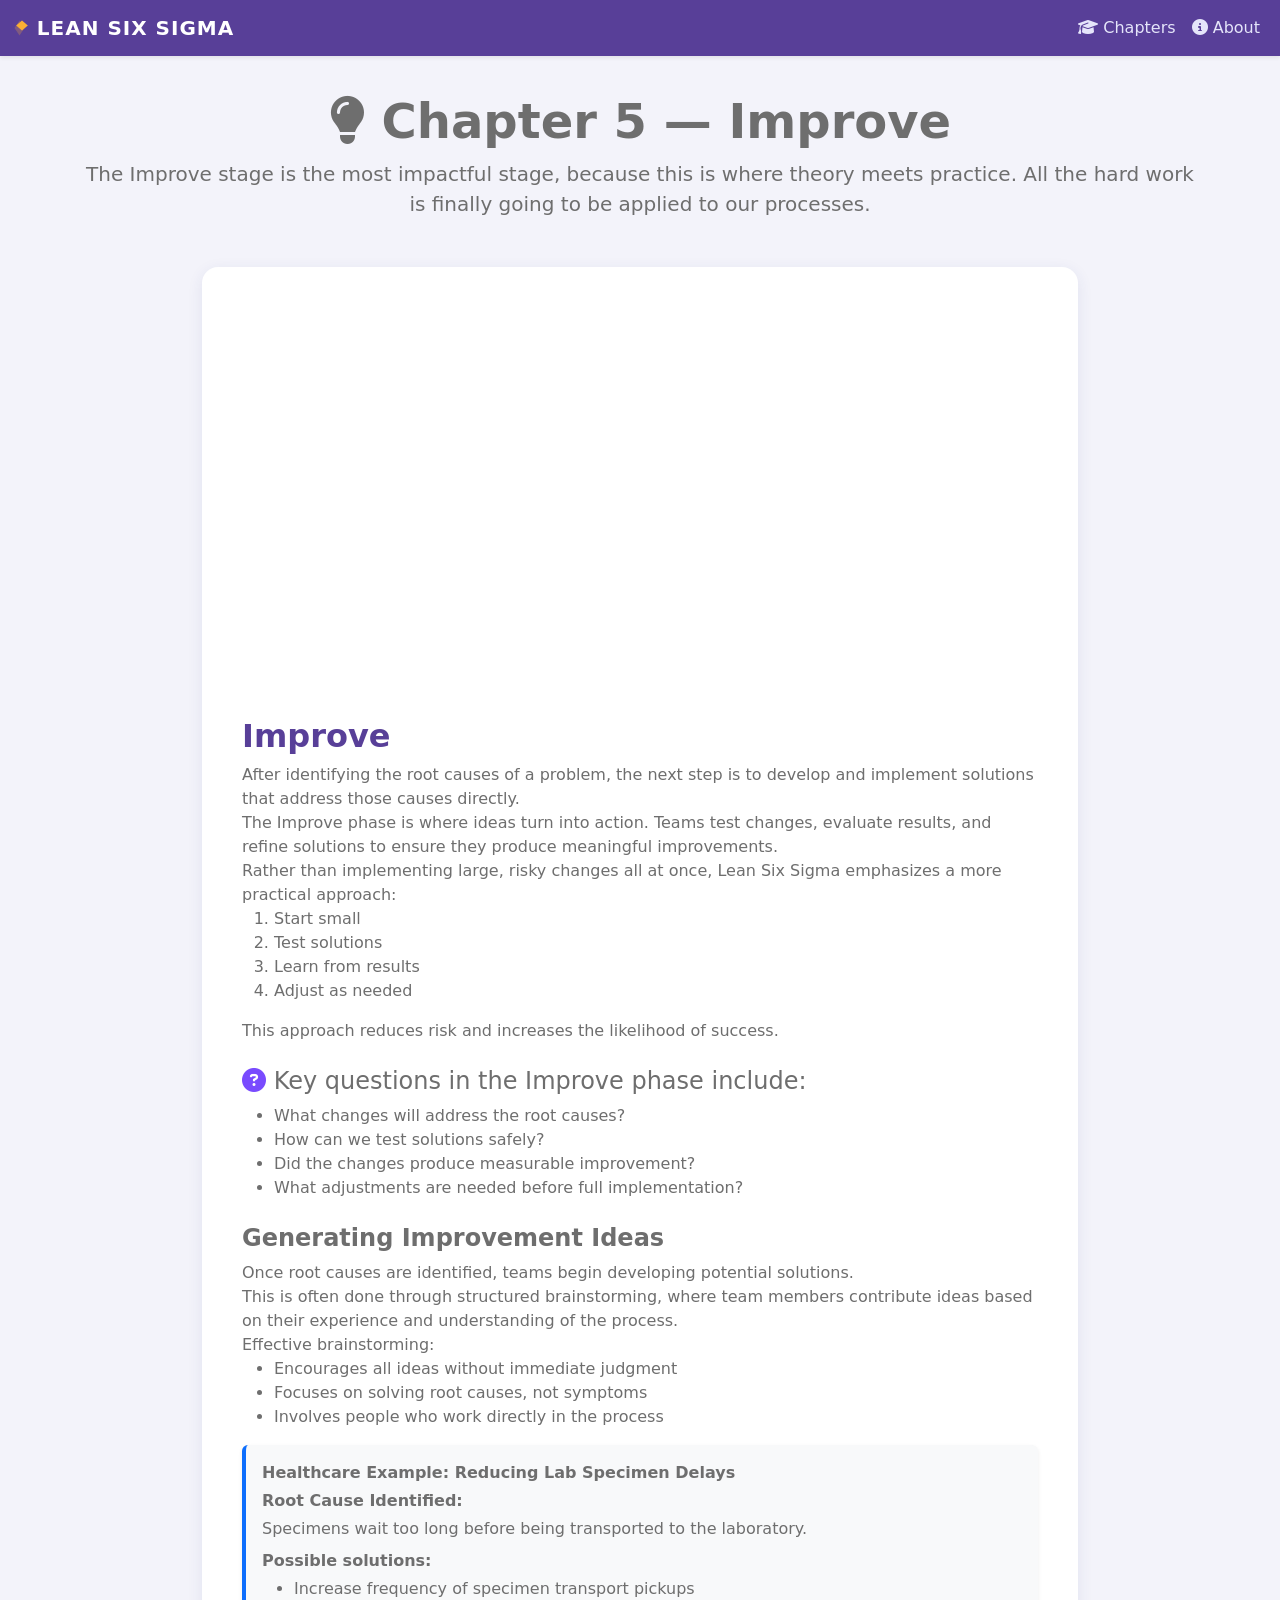
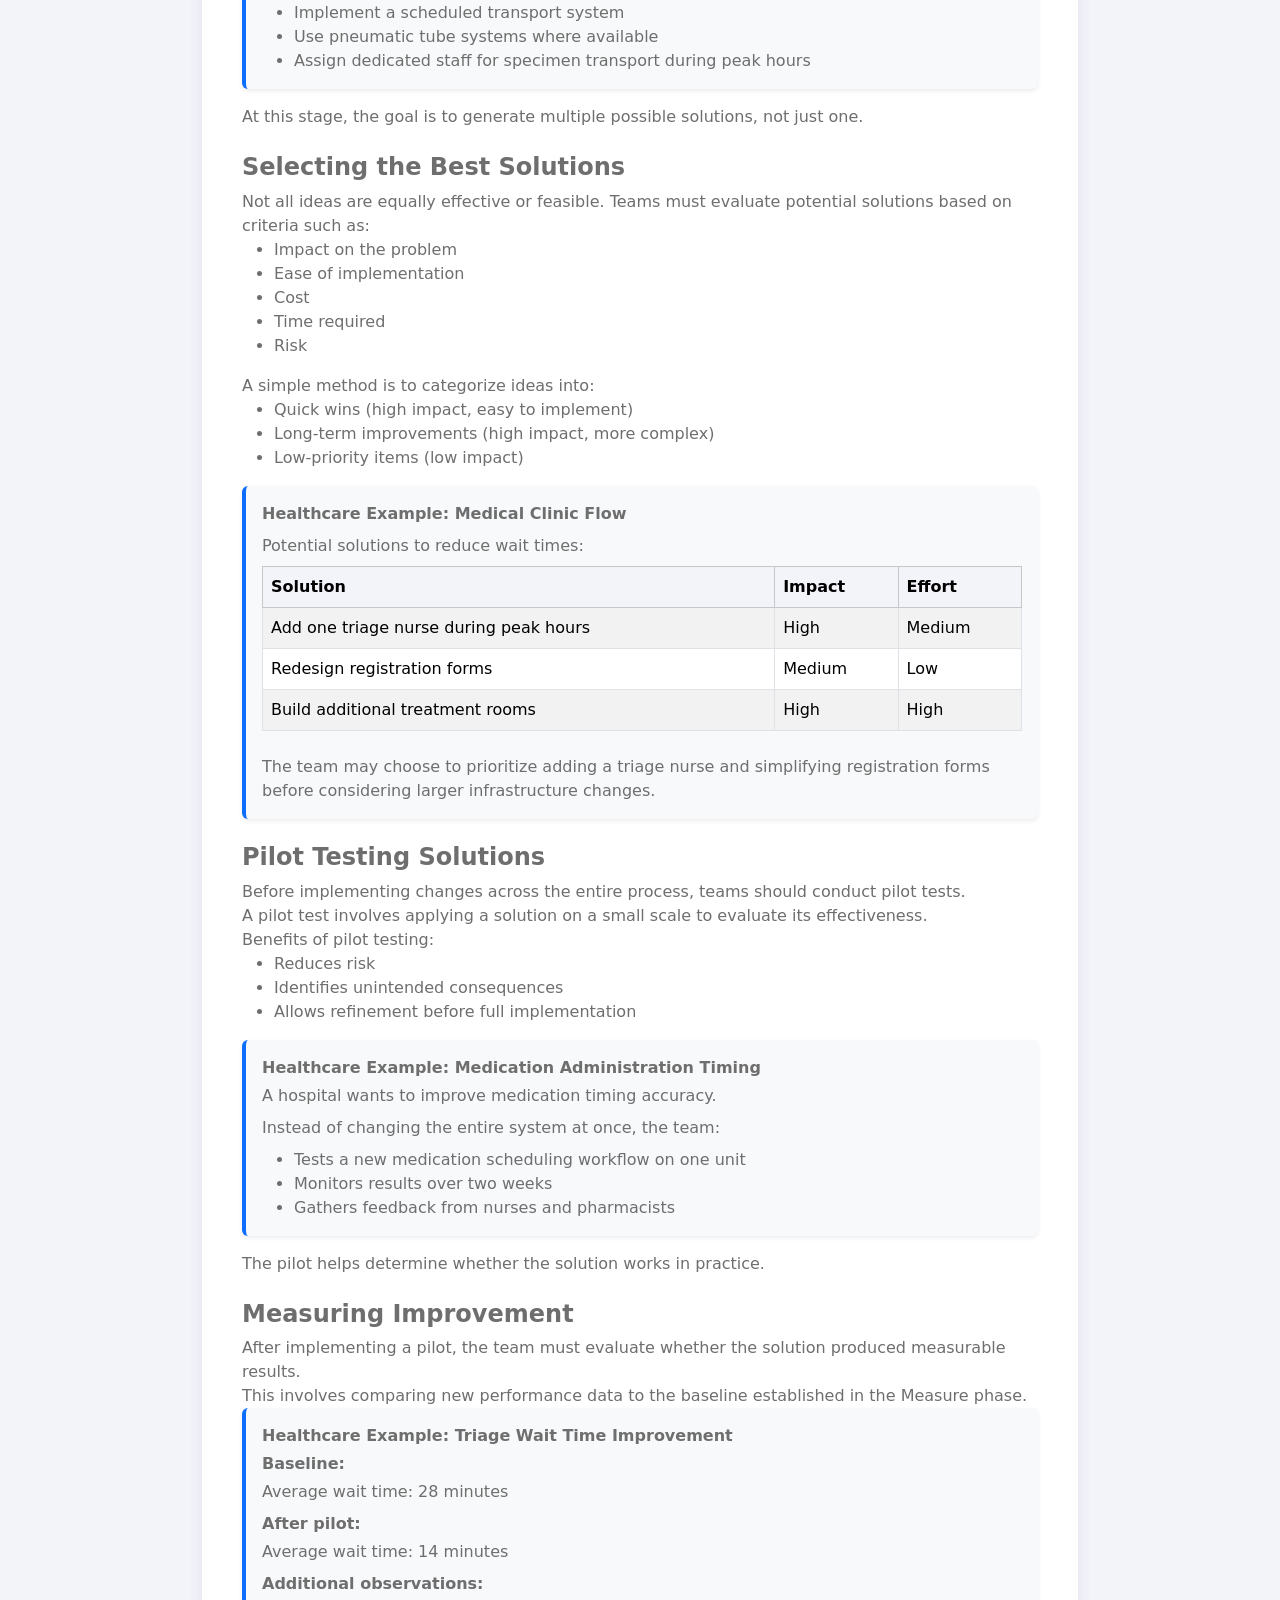
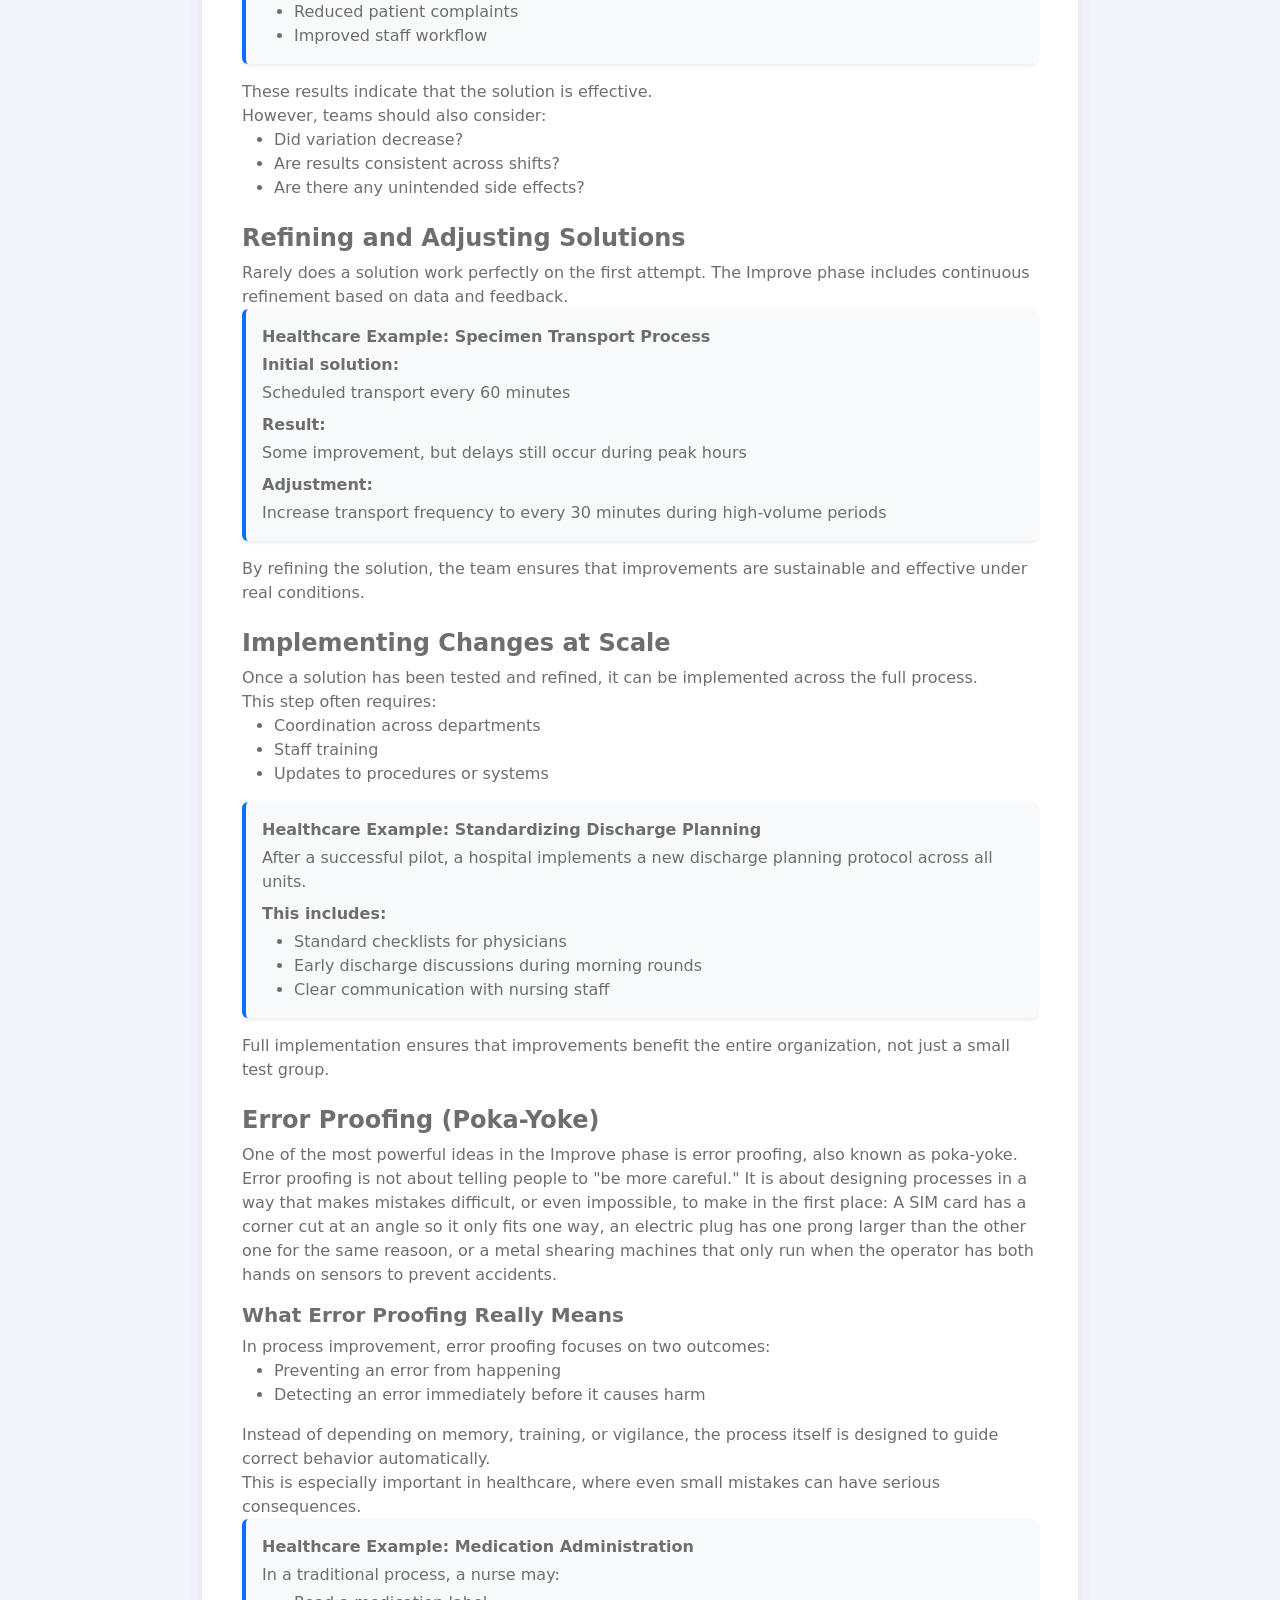
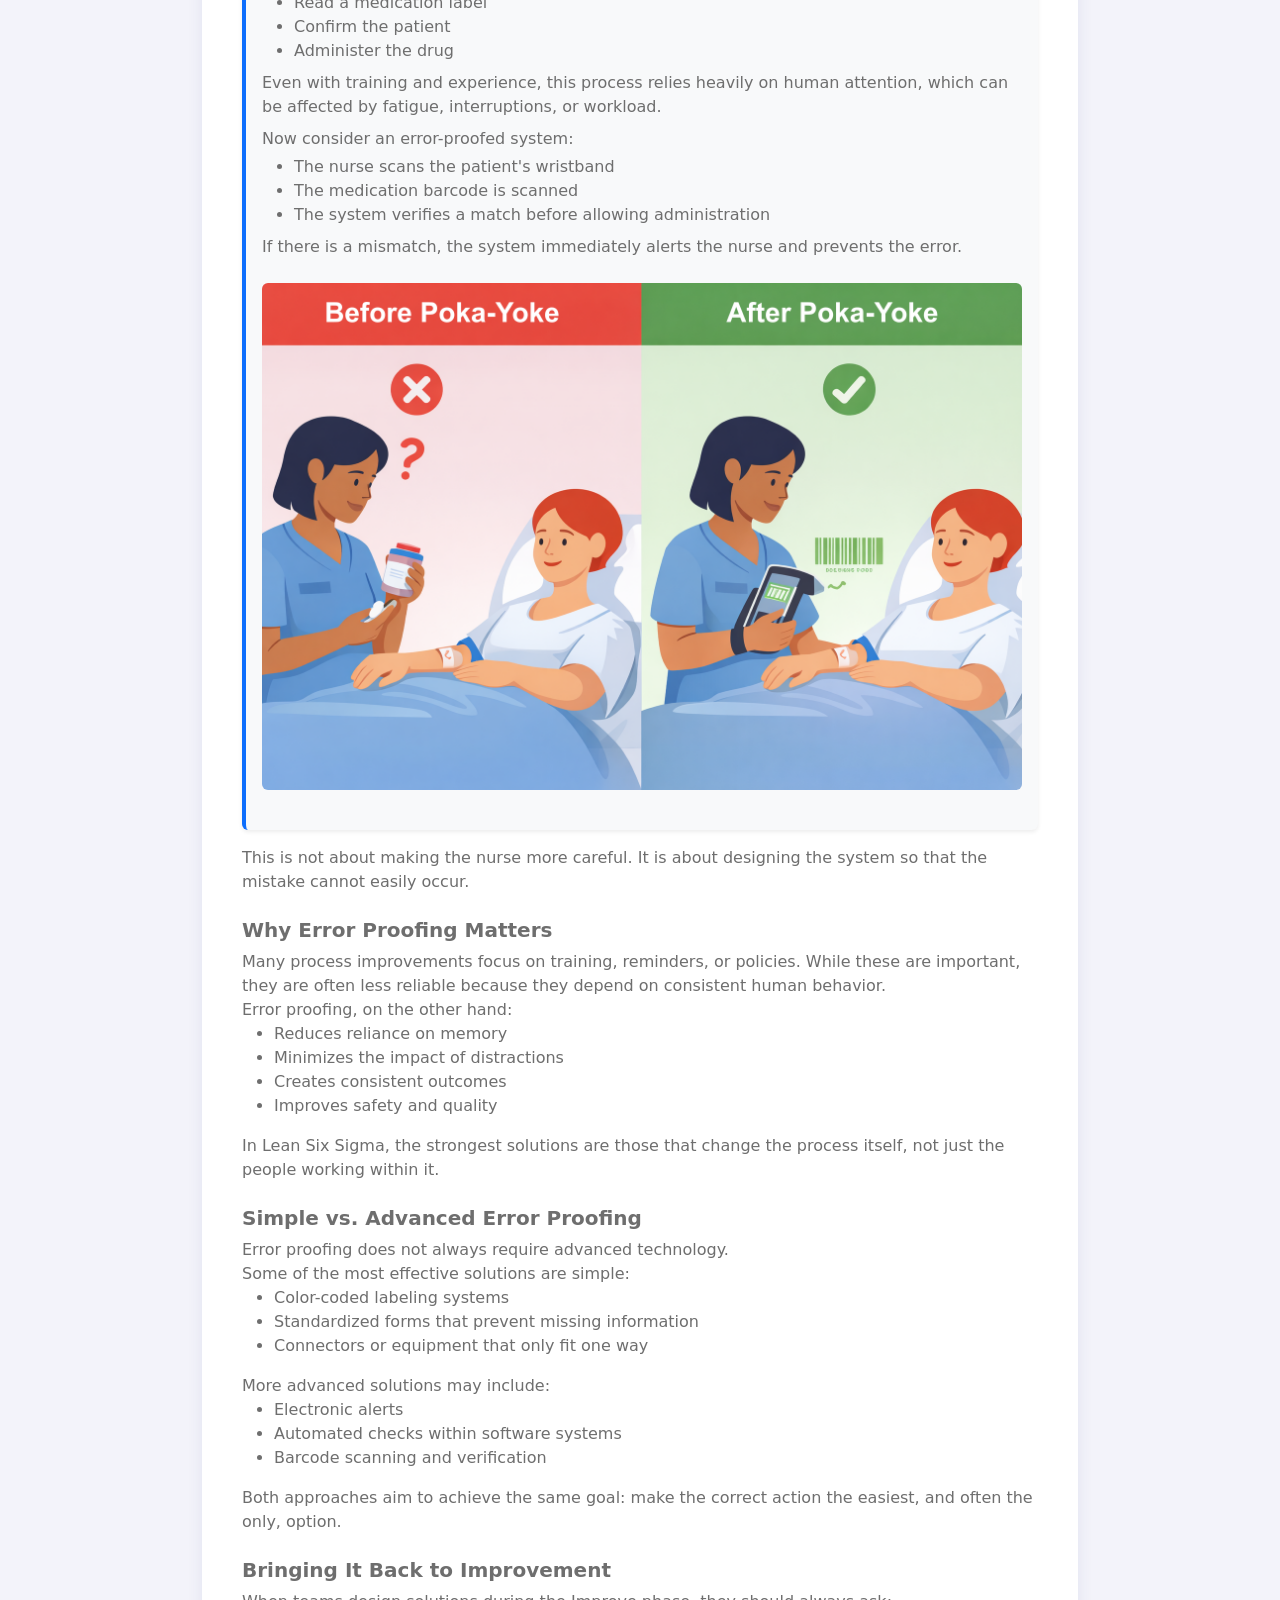
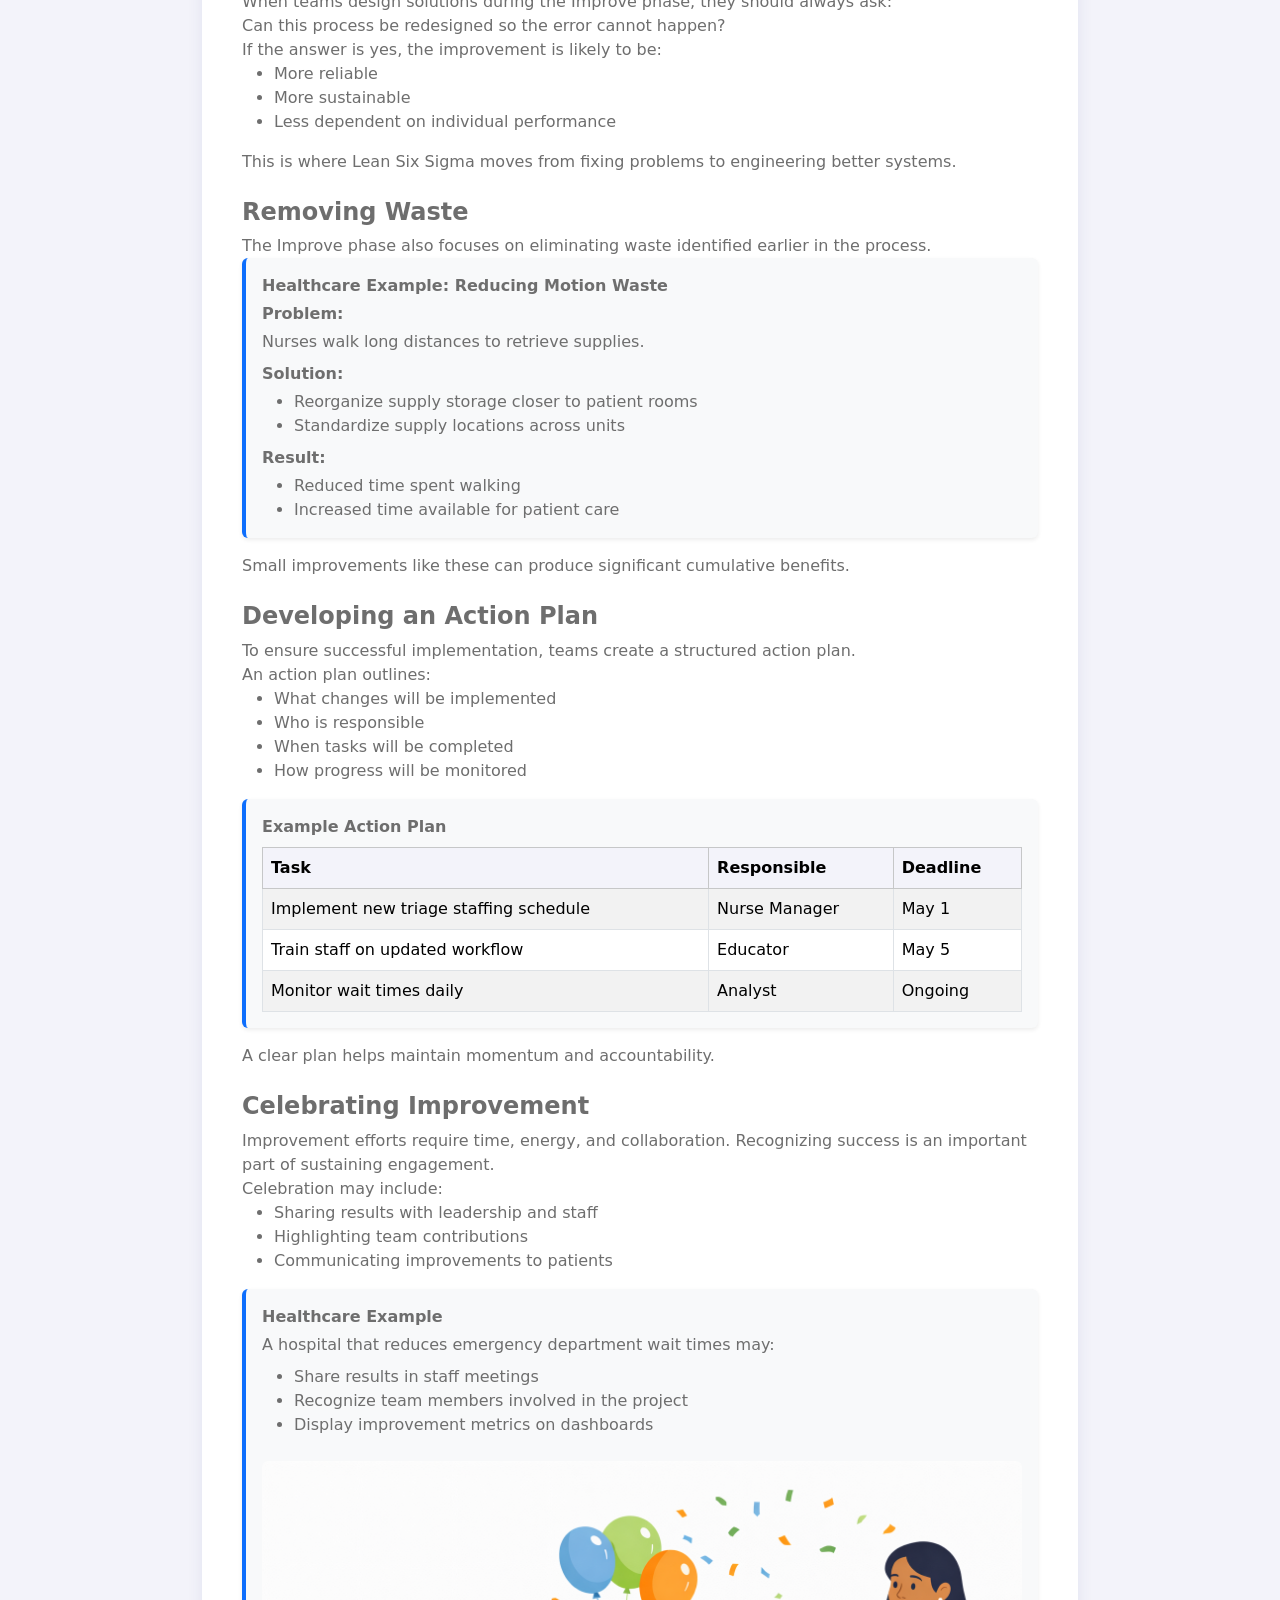
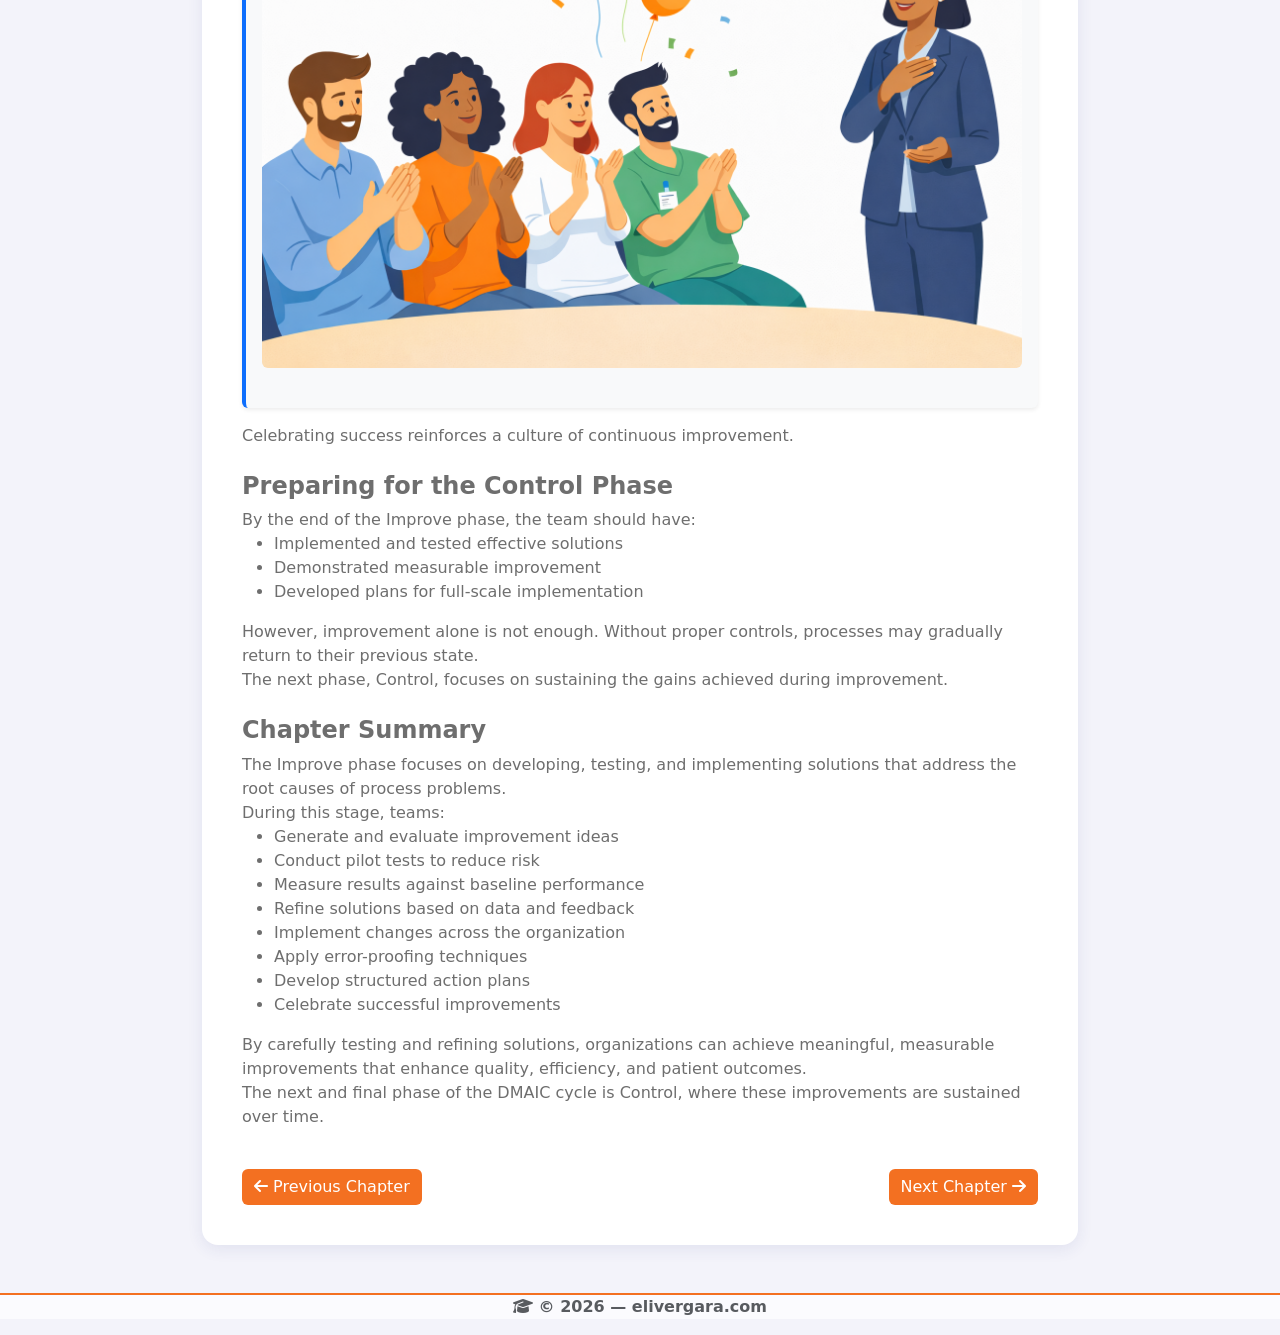
<file: chapter_5.html>
<!doctype html>
<html lang="en">
<head>
  <meta charset="utf-8"/>
  <title>Chapter 5 — Improve</title>
  <meta name="viewport" content="width=device-width, initial-scale=1"/>

  <link href="https://cdn.jsdelivr.net/npm/bootstrap@5.3.0/dist/css/bootstrap.min.css" rel="stylesheet">
  <link href="https://cdnjs.cloudflare.com/ajax/libs/font-awesome/6.5.0/css/all.min.css" rel="stylesheet">
  <link href="sass/style.css" rel="stylesheet">
</head>
<body>
  <nav class="navbar navbar-expand-lg navbar-dark navbar-gradient shadow-sm fixed-top">
    <div class="container-fluid">
      <a class="navbar-brand brand" href="index.html">
        <svg class="brand-icon" viewBox="0 0 24 24"><path d="M3 12l6-9 6 9-6 9-6-9z" opacity=".25"/><path d="M12 3l7 6-7 6-7-6 7-6z"/></svg>
        Lean Six Sigma
      </a>
      <button class="navbar-toggler" type="button" data-bs-toggle="collapse" data-bs-target="#mainNav"><span class="navbar-toggler-icon"></span></button>
      <div class="collapse navbar-collapse" id="mainNav">
        <ul class="navbar-nav ms-auto">
          <li class="nav-item"><a class="nav-link" href="index.html#chapters"><i class="fa-solid fa-graduation-cap"></i> Chapters</a></li>
          <li class="nav-item"><a class="nav-link" href="index.html#about-section"><i class="fa-solid fa-circle-info"></i> About</a></li>
        </ul>
      </div>
    </div>
  </nav>
  <button id="backToTopBtn" onclick="backToTop()"><i class="fa-solid fa-arrow-up"></i></button>

<!-- HERO -->

  <header class="hero text-center">
    <div class="container">
      <h1 class="display-5 fw-bold mt-5">
        <i class="fa-solid fa-lightbulb mt-5"></i> Chapter 5 — Improve
      </h1>
      <p class="lead">The Improve stage is the most impactful stage, because this is where theory meets practice. All the hard work is finally going to be applied to our processes. </p>
    </div>
  </header>


 <!-- MAIN CONTENT -->




  <div class="container my-5" style="max-width:900px">
    <div class="chapter-content">
    <div class="ratio mb-4" style="--bs-aspect-ratio: 47.8%;">
<iframe width="560" height="315" src="https://www.youtube.com/embed/qkYgfTTnX_8?si=48xpAO5ElqwR5SSK" title="YouTube video player" frameborder="0" allow="accelerometer; autoplay; clipboard-write; encrypted-media; gyroscope; picture-in-picture; web-share" referrerpolicy="strict-origin-when-cross-origin" allowfullscreen></iframe>    </div>
      <section class="chapter-section">

        <h2>Improve</h2>
        <div class="section-body">
          <div class="section-paragraph">
            After identifying the root causes of a problem, the next step is to develop and implement solutions that address those causes directly.
          </div>
          <div class="section-paragraph">
            The Improve phase is where ideas turn into action. Teams test changes, evaluate results, and refine solutions to ensure they produce meaningful improvements.
          </div>
          <div class="section-paragraph">
            Rather than implementing large, risky changes all at once, Lean Six Sigma emphasizes a more practical approach:
          </div>
          <div class="section-subgroup">
            <ol>
              <li>Start small</li>
              <li>Test solutions</li>
              <li>Learn from results</li>
              <li>Adjust as needed</li>
            </ol>This approach reduces risk and increases the likelihood of success.
          </div><br>
          <div class="section-paragraph">
            <h4><i class="fa-solid fa-circle-question" style="color: rgb(121, 75, 254);"></i>
            Key questions in the Improve phase include:</h4>
          </div>
          <div class="section-subgroup">
            <ul>
              <li>What changes will address the root causes?</li>
              <li>How can we test solutions safely?</li>
              <li>Did the changes produce measurable improvement?</li>
              <li>What adjustments are needed before full implementation?</li>
            </ul>
          </div>

          <div class="section-subgroup mt-4">
            <div class="h4 fw-bold mb-2">Generating Improvement Ideas</div>
            <div class="section-paragraph">
              Once root causes are identified, teams begin developing potential solutions.
            </div>
            <div class="section-paragraph">
              This is often done through structured brainstorming, where team members contribute ideas based on their experience and understanding of the process.
            </div>
            <div class="section-paragraph">
              Effective brainstorming:
            </div>
            <ul>
              <li>Encourages all ideas without immediate judgment</li>
              <li>Focuses on solving root causes, not symptoms</li>
              <li>Involves people who work directly in the process</li>
            </ul>
            <div class="p-3 bg-light border-start border-4 border-primary rounded shadow-sm">
              <div class="fw-bold mb-1">Healthcare Example: Reducing Lab Specimen Delays</div>
              <p class="mb-1"><strong>Root Cause Identified:</strong></p>
              <p class="mb-2">Specimens wait too long before being transported to the laboratory.</p>
              <p class="mb-1"><strong>Possible solutions:</strong></p>
              <ul class="mb-0">
                <li>Increase frequency of specimen transport pickups</li>
                <li>Implement a scheduled transport system</li>
                <li>Use pneumatic tube systems where available</li>
                <li>Assign dedicated staff for specimen transport during peak hours</li>
              </ul>
            </div>
            <div class="section-paragraph mt-3">
              At this stage, the goal is to generate multiple possible solutions, not just one.
            </div>
          </div>

          <div class="section-subgroup mt-4">
            <div class="h4 fw-bold mb-2">Selecting the Best Solutions</div>
            <div class="section-paragraph">
              Not all ideas are equally effective or feasible. Teams must evaluate potential solutions based on criteria such as:
            </div>
            <ul>
              <li>Impact on the problem</li>
              <li>Ease of implementation</li>
              <li>Cost</li>
              <li>Time required</li>
              <li>Risk</li>
            </ul>
            <div class="section-paragraph">
              A simple method is to categorize ideas into:
            </div>
            <ul>
              <li>Quick wins (high impact, easy to implement)</li>
              <li>Long-term improvements (high impact, more complex)</li>
              <li>Low-priority items (low impact)</li>
            </ul>
            <div class="p-3 bg-light border-start border-4 border-primary rounded shadow-sm mb-3">
              <div class="fw-bold mb-2">Healthcare Example: Medical Clinic Flow</div>
              <p class="mb-2">Potential solutions to reduce wait times:</p>
              <div class="table-responsive mb-0">
                <table class="table table-striped table-bordered align-middle mb-0">
                  <thead class="table-light">
                    <tr>
                      <th>Solution</th>
                      <th>Impact</th>
                      <th>Effort</th>
                    </tr>
                  </thead>
                  <tbody>
                    <tr><td>Add one triage nurse during peak hours</td><td>High</td><td>Medium</td></tr>
                    <tr><td>Redesign registration forms</td><td>Medium</td><td>Low</td></tr>
                    <tr><td>Build additional treatment rooms</td><td>High</td><td>High</td></tr>
                  </tbody>
                </table>
              </div><br>
            <div class="section-paragraph">
              The team may choose to prioritize adding a triage nurse and simplifying registration forms before considering larger infrastructure changes.
            </div>
            </div>

          </div>

          <div class="section-subgroup mt-4">
            <div class="h4 fw-bold mb-2">Pilot Testing Solutions</div>
            <div class="section-paragraph">
              Before implementing changes across the entire process, teams should conduct pilot tests.
            </div>
            <div class="section-paragraph">
              A pilot test involves applying a solution on a small scale to evaluate its effectiveness.
            </div>
            <div class="section-paragraph">
              Benefits of pilot testing:
            </div>
            <ul>
              <li>Reduces risk</li>
              <li>Identifies unintended consequences</li>
              <li>Allows refinement before full implementation</li>
            </ul>
            <div class="p-3 bg-light border-start border-4 border-primary rounded shadow-sm">
              <div class="fw-bold mb-1">Healthcare Example: Medication Administration Timing</div>
              <p class="mb-2">A hospital wants to improve medication timing accuracy.</p>
              <p class="mb-2">Instead of changing the entire system at once, the team:</p>
              <ul class="mb-0">
                <li>Tests a new medication scheduling workflow on one unit</li>
                <li>Monitors results over two weeks</li>
                <li>Gathers feedback from nurses and pharmacists</li>
              </ul>
            </div>
            <div class="section-paragraph mt-3">
              The pilot helps determine whether the solution works in practice.
            </div>
          </div>

          <div class="section-subgroup mt-4">
            <div class="h4 fw-bold mb-2">Measuring Improvement</div>
            <div class="section-paragraph">
              After implementing a pilot, the team must evaluate whether the solution produced measurable results.
            </div>
            <div class="section-paragraph">
              This involves comparing new performance data to the baseline established in the Measure phase.
            </div>
            <div class="p-3 bg-light border-start border-4 border-primary rounded shadow-sm">
              <div class="fw-bold mb-1">Healthcare Example: Triage Wait Time Improvement</div>
              <p class="mb-1"><strong>Baseline:</strong></p>
              <p class="mb-2">Average wait time: 28 minutes</p>
              <p class="mb-1"><strong>After pilot:</strong></p>
              <p class="mb-2">Average wait time: 14 minutes</p>
              <p class="mb-1"><strong>Additional observations:</strong></p>
              <ul class="mb-0">
                <li>Reduced patient complaints</li>
                <li>Improved staff workflow</li>
              </ul>
            </div>
            <div class="section-paragraph mt-3">
              These results indicate that the solution is effective.
            </div>
            <div class="section-paragraph">
              However, teams should also consider:
            </div>
            <ul>
              <li>Did variation decrease?</li>
              <li>Are results consistent across shifts?</li>
              <li>Are there any unintended side effects?</li>
            </ul>
          </div>

          <div class="section-subgroup mt-4">
            <div class="h4 fw-bold mb-2">Refining and Adjusting Solutions</div>
            <div class="section-paragraph">
              Rarely does a solution work perfectly on the first attempt. The Improve phase includes continuous refinement based on data and feedback.
            </div>
            <div class="p-3 bg-light border-start border-4 border-primary rounded shadow-sm">
              <div class="fw-bold mb-1">Healthcare Example: Specimen Transport Process</div>
              <p class="mb-1"><strong>Initial solution:</strong></p>
              <p class="mb-2">Scheduled transport every 60 minutes</p>
              <p class="mb-1"><strong>Result:</strong></p>
              <p class="mb-2">Some improvement, but delays still occur during peak hours</p>
              <p class="mb-1"><strong>Adjustment:</strong></p>
              <p class="mb-0">Increase transport frequency to every 30 minutes during high-volume periods</p>
            </div>
            <div class="section-paragraph mt-3">
              By refining the solution, the team ensures that improvements are sustainable and effective under real conditions.
            </div>
          </div>

          <div class="section-subgroup mt-4">
            <div class="h4 fw-bold mb-2">Implementing Changes at Scale</div>
            <div class="section-paragraph">
              Once a solution has been tested and refined, it can be implemented across the full process.
            </div>
            <div class="section-paragraph">
              This step often requires:
            </div>
            <ul>
              <li>Coordination across departments</li>
              <li>Staff training</li>
              <li>Updates to procedures or systems</li>
            </ul>
            <div class="p-3 bg-light border-start border-4 border-primary rounded shadow-sm">
              <div class="fw-bold mb-1">Healthcare Example: Standardizing Discharge Planning</div>
              <p class="mb-2">After a successful pilot, a hospital implements a new discharge planning protocol across all units.</p>
              <p class="mb-1"><strong>This includes:</strong></p>
              <ul class="mb-0">
                <li>Standard checklists for physicians</li>
                <li>Early discharge discussions during morning rounds</li>
                <li>Clear communication with nursing staff</li>
              </ul>
            </div>
            <div class="section-paragraph mt-3">
              Full implementation ensures that improvements benefit the entire organization, not just a small test group.
            </div>
          </div>

          <div class="section-subgroup mt-4">
            <div class="h4 fw-bold mb-2">Error Proofing (Poka-Yoke)</div>
            <div class="section-paragraph">
              One of the most powerful ideas in the Improve phase is error proofing, also known as poka-yoke.
            </div>
            <div class="section-paragraph">
              Error proofing is not about telling people to "be more careful." It is about designing processes in a way that makes mistakes difficult, or even impossible, to make in the first place:

              A SIM card has a corner cut at an angle so it only fits one way, an electric plug has one prong larger than the other one for the same reasoon, 
              or a metal shearing machines that only run when the operator has both hands on sensors to prevent accidents.
            </div>
            <div class="h5 fw-bold mt-3 mb-2">What Error Proofing Really Means</div>
            <div class="section-paragraph">
              In process improvement, error proofing focuses on two outcomes:
            </div>
            <ul>
              <li>Preventing an error from happening</li>
              <li>Detecting an error immediately before it causes harm</li>
            </ul>
            <div class="section-paragraph">
              Instead of depending on memory, training, or vigilance, the process itself is designed to guide correct behavior automatically.
            </div>
            <div class="section-paragraph">
              This is especially important in healthcare, where even small mistakes can have serious consequences.
            </div>
            <div class="p-3 bg-light border-start border-4 border-primary rounded shadow-sm">
              <div class="fw-bold mb-1">Healthcare Example: Medication Administration</div>
              <p class="mb-1">In a traditional process, a nurse may:</p>
              <ul class="mb-2">
                <li>Read a medication label</li>
                <li>Confirm the patient</li>
                <li>Administer the drug</li>
              </ul>
              <p class="mb-2">Even with training and experience, this process relies heavily on human attention, which can be affected by fatigue, interruptions, or workload.</p>
              <p class="mb-1">Now consider an error-proofed system:</p>
              <ul class="mb-2">
                <li>The nurse scans the patient's wristband</li>
                <li>The medication barcode is scanned</li>
                <li>The system verifies a match before allowing administration</li>
              </ul>
              <p class="mb-0">If there is a mismatch, the system immediately alerts the nurse and prevents the error.</p>


    <div class="text-center my-4">
      <img src="assets/images/poka-yoke_application.png" class="img-fluid w-90 rounded" alt="Poka-Yoke application">
    </div>

            </div>

            <div class="section-paragraph mt-3">
              This is not about making the nurse more careful. It is about designing the system so that the mistake cannot easily occur.
            </div>

            <div class="h5 fw-bold mt-4 mb-2">Why Error Proofing Matters</div>
            <div class="section-paragraph">
              Many process improvements focus on training, reminders, or policies. While these are important, they are often less reliable because they depend on consistent human behavior.
            </div>
            <div class="section-paragraph">
              Error proofing, on the other hand:
            </div>
            <ul>
              <li>Reduces reliance on memory</li>
              <li>Minimizes the impact of distractions</li>
              <li>Creates consistent outcomes</li>
              <li>Improves safety and quality</li>
            </ul>
            <div class="section-paragraph">
              In Lean Six Sigma, the strongest solutions are those that change the process itself, not just the people working within it.
            </div>

            <div class="h5 fw-bold mt-4 mb-2">Simple vs. Advanced Error Proofing</div>
            <div class="section-paragraph">
              Error proofing does not always require advanced technology.
            </div>
            <div class="section-paragraph">
              Some of the most effective solutions are simple:
            </div>
            <ul>
              <li>Color-coded labeling systems</li>
              <li>Standardized forms that prevent missing information</li>
              <li>Connectors or equipment that only fit one way</li>
            </ul>
            <div class="section-paragraph">
              More advanced solutions may include:
            </div>
            <ul>
              <li>Electronic alerts</li>
              <li>Automated checks within software systems</li>
              <li>Barcode scanning and verification</li>
            </ul>
            <div class="section-paragraph">
              Both approaches aim to achieve the same goal: make the correct action the easiest, and often the only, option.
            </div>

            <div class="h5 fw-bold mt-4 mb-2">Bringing It Back to Improvement</div>
            <div class="section-paragraph">
              When teams design solutions during the Improve phase, they should always ask:
            </div>
            <div class="section-paragraph">
              Can this process be redesigned so the error cannot happen?
            </div>
            <div class="section-paragraph">
              If the answer is yes, the improvement is likely to be:
            </div>
            <ul>
              <li>More reliable</li>
              <li>More sustainable</li>
              <li>Less dependent on individual performance</li>
            </ul>
            <div class="section-paragraph">
              This is where Lean Six Sigma moves from fixing problems to engineering better systems.
            </div>
          </div>

          <div class="section-subgroup mt-4">
            <div class="h4 fw-bold mb-2">Removing Waste</div>
            <div class="section-paragraph">
              The Improve phase also focuses on eliminating waste identified earlier in the process.
            </div>
            <div class="p-3 bg-light border-start border-4 border-primary rounded shadow-sm">
              <div class="fw-bold mb-1">Healthcare Example: Reducing Motion Waste</div>
              <p class="mb-1"><strong>Problem:</strong></p>
              <p class="mb-2">Nurses walk long distances to retrieve supplies.</p>
              <p class="mb-1"><strong>Solution:</strong></p>
              <ul class="mb-2">
                <li>Reorganize supply storage closer to patient rooms</li>
                <li>Standardize supply locations across units</li>
              </ul>
              <p class="mb-1"><strong>Result:</strong></p>
              <ul class="mb-0">
                <li>Reduced time spent walking</li>
                <li>Increased time available for patient care</li>
              </ul>
            </div>
            <div class="section-paragraph mt-3">
              Small improvements like these can produce significant cumulative benefits.
            </div>
          </div>

          <div class="section-subgroup mt-4">
            <div class="h4 fw-bold mb-2">Developing an Action Plan</div>
            <div class="section-paragraph">
              To ensure successful implementation, teams create a structured action plan.
            </div>
            <div class="section-paragraph">
              An action plan outlines:
            </div>
            <ul>
              <li>What changes will be implemented</li>
              <li>Who is responsible</li>
              <li>When tasks will be completed</li>
              <li>How progress will be monitored</li>
            </ul>
            <div class="p-3 bg-light border-start border-4 border-primary rounded shadow-sm mb-3">
              <div class="fw-bold mb-2">Example Action Plan</div>
              <div class="table-responsive mb-0">
                <table class="table table-striped table-bordered align-middle mb-0">
                  <thead class="table-light">
                    <tr>
                      <th>Task</th>
                      <th>Responsible</th>
                      <th>Deadline</th>
                    </tr>
                  </thead>
                  <tbody>
                    <tr><td>Implement new triage staffing schedule</td><td>Nurse Manager</td><td>May 1</td></tr>
                    <tr><td>Train staff on updated workflow</td><td>Educator</td><td>May 5</td></tr>
                    <tr><td>Monitor wait times daily</td><td>Analyst</td><td>Ongoing</td></tr>
                  </tbody>
                </table>
              </div>
            </div>
            <div class="section-paragraph">
              A clear plan helps maintain momentum and accountability.
            </div>
          </div>

          <div class="section-subgroup mt-4">
            <div class="h4 fw-bold mb-2">Celebrating Improvement</div>
            <div class="section-paragraph">
              Improvement efforts require time, energy, and collaboration. Recognizing success is an important part of sustaining engagement.
            </div>
            <div class="section-paragraph">
              Celebration may include:
            </div>
            <ul>
              <li>Sharing results with leadership and staff</li>
              <li>Highlighting team contributions</li>
              <li>Communicating improvements to patients</li>
            </ul>
            <div class="p-3 bg-light border-start border-4 border-primary rounded shadow-sm">
              <div class="fw-bold mb-1">Healthcare Example</div>
              <p class="mb-2">A hospital that reduces emergency department wait times may:</p>
              <ul class="mb-0">
                <li>Share results in staff meetings</li>
                <li>Recognize team members involved in the project</li>
                <li>Display improvement metrics on dashboards</li>
              </ul>
      <div class="text-center my-4">
       <img src="assets/images/celebration.png" class="img-fluid w-0 rounded" alt="Team celebrating">
     </div>

            </div>
            <div class="section-paragraph mt-3">
              Celebrating success reinforces a culture of continuous improvement.
            </div>
          </div>

          <div class="section-subgroup mt-4">
            <div class="h4 fw-bold mb-2">Preparing for the Control Phase</div>
            <div class="section-paragraph">
              By the end of the Improve phase, the team should have:
            </div>
            <ul>
              <li>Implemented and tested effective solutions</li>
              <li>Demonstrated measurable improvement</li>
              <li>Developed plans for full-scale implementation</li>
            </ul>
            <div class="section-paragraph">
              However, improvement alone is not enough. Without proper controls, processes may gradually return to their previous state.
            </div>
            <div class="section-paragraph">
              The next phase, Control, focuses on sustaining the gains achieved during improvement.
            </div>
          </div>

          <div class="section-subgroup mt-4">
            <div class="h4 fw-bold mb-2">Chapter Summary</div>
            <div class="section-paragraph">
              The Improve phase focuses on developing, testing, and implementing solutions that address the root causes of process problems.
            </div>
            <div class="section-paragraph">
              During this stage, teams:
            </div>
            <ul>
              <li>Generate and evaluate improvement ideas</li>
              <li>Conduct pilot tests to reduce risk</li>
              <li>Measure results against baseline performance</li>
              <li>Refine solutions based on data and feedback</li>
              <li>Implement changes across the organization</li>
              <li>Apply error-proofing techniques</li>
              <li>Develop structured action plans</li>
              <li>Celebrate successful improvements</li>
            </ul>
            <div class="section-paragraph">
              By carefully testing and refining solutions, organizations can achieve meaningful, measurable improvements that enhance quality, efficiency, and patient outcomes.
            </div>
            <div class="section-paragraph">
              The next and final phase of the DMAIC cycle is Control, where these improvements are sustained over time.
            </div>
          </div>
        </div>
      </section>



      
      <div class="chapter-nav">
        <a href="chapter_4.html" class="btn btn-course"><i class="fa-solid fa-arrow-left"></i> Previous Chapter</a>
        <a href="chapter_6.html" class="btn btn-course">Next Chapter <i class="fa-solid fa-arrow-right"></i></a>
      </div>
    </div>
  </div>
<footer class="text-center text-muted mt-1 mb-3 ">
<a class="nav-link"
   href="https://www.elivergara.com"
   target="_blank"
   rel="noopener noreferrer">
  <strong><i class="fa-solid fa-graduation-cap"></i> © 2026 — elivergara.com</strong>
</a>  
</footer>
  <script src="https://cdn.jsdelivr.net/npm/bootstrap@5.3.0/dist/js/bootstrap.bundle.min.js"></script>
  <script>function backToTop(){ window.scrollTo({top:0,behavior:'smooth'}); } window.addEventListener('scroll',function(){document.getElementById('backToTopBtn').style.display=(window.scrollY>300)?'inline-block':'none';});</script>
</body>
</html>
</file>
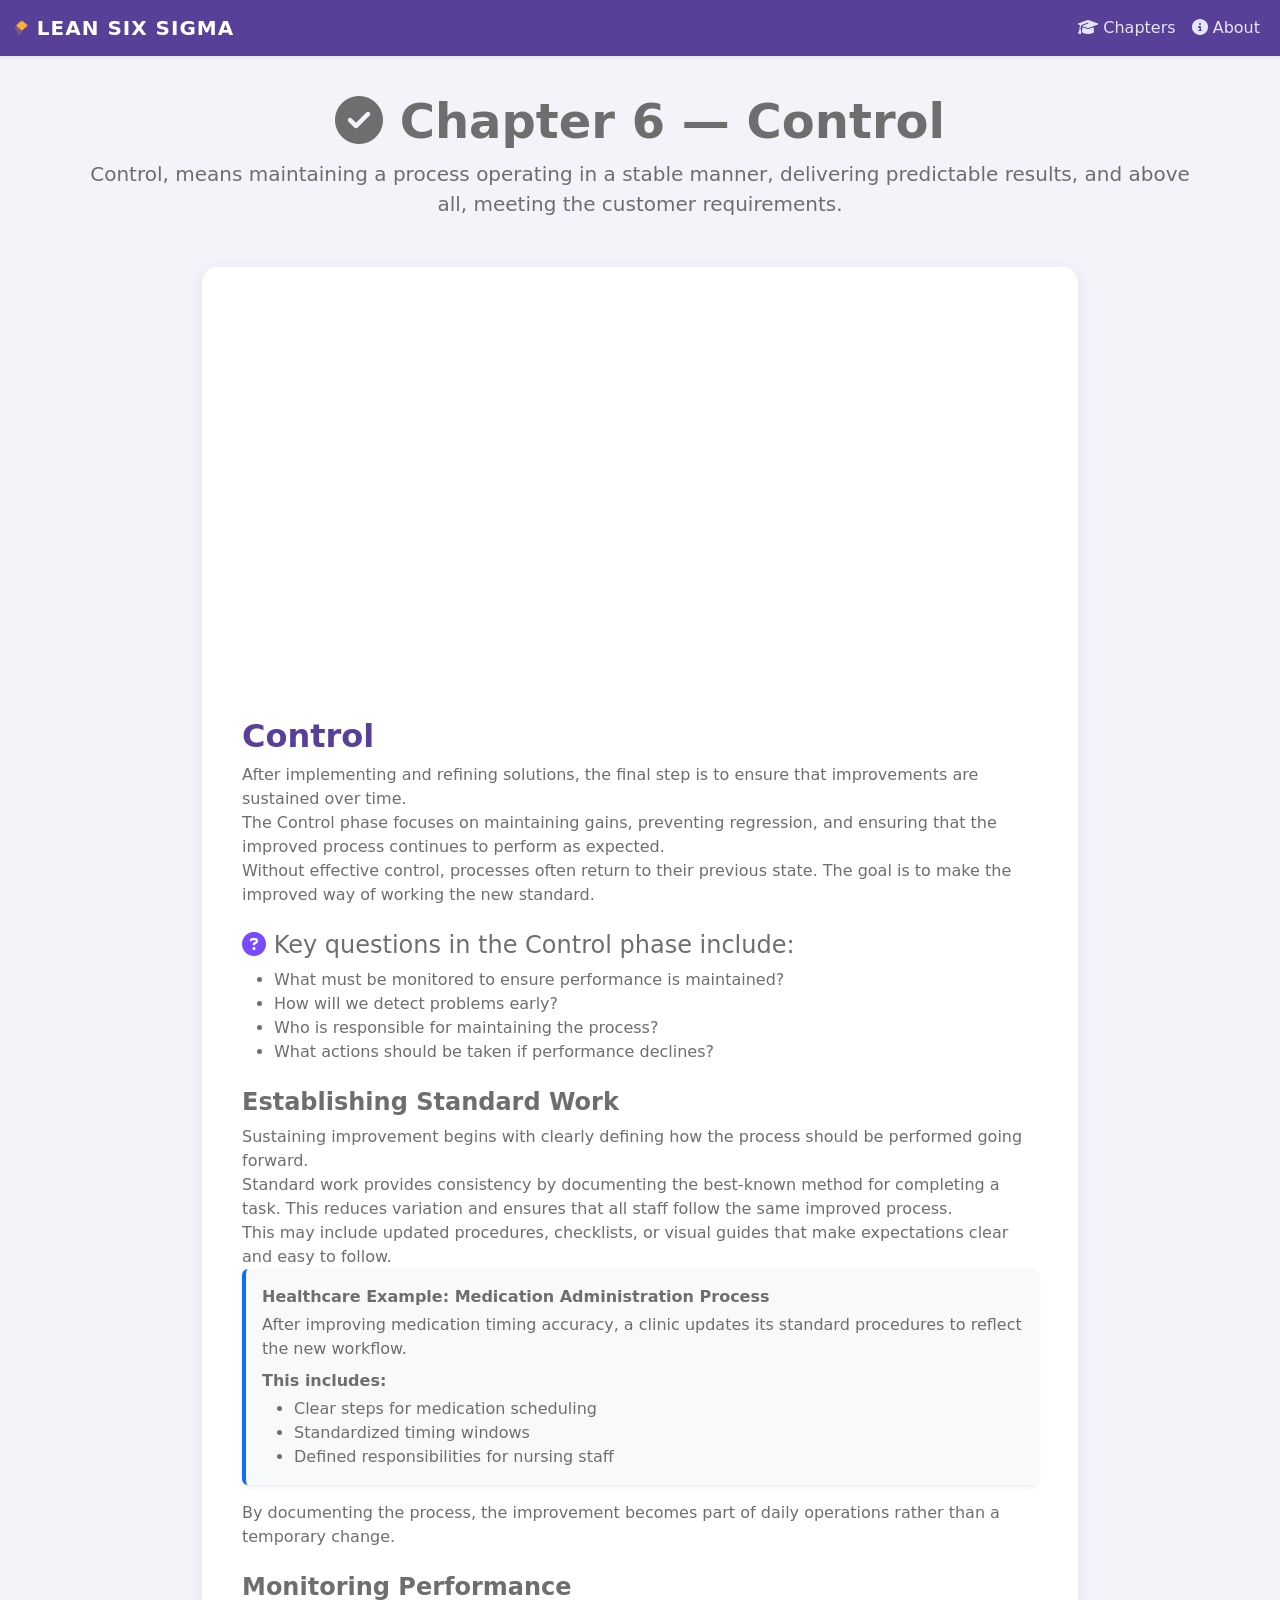
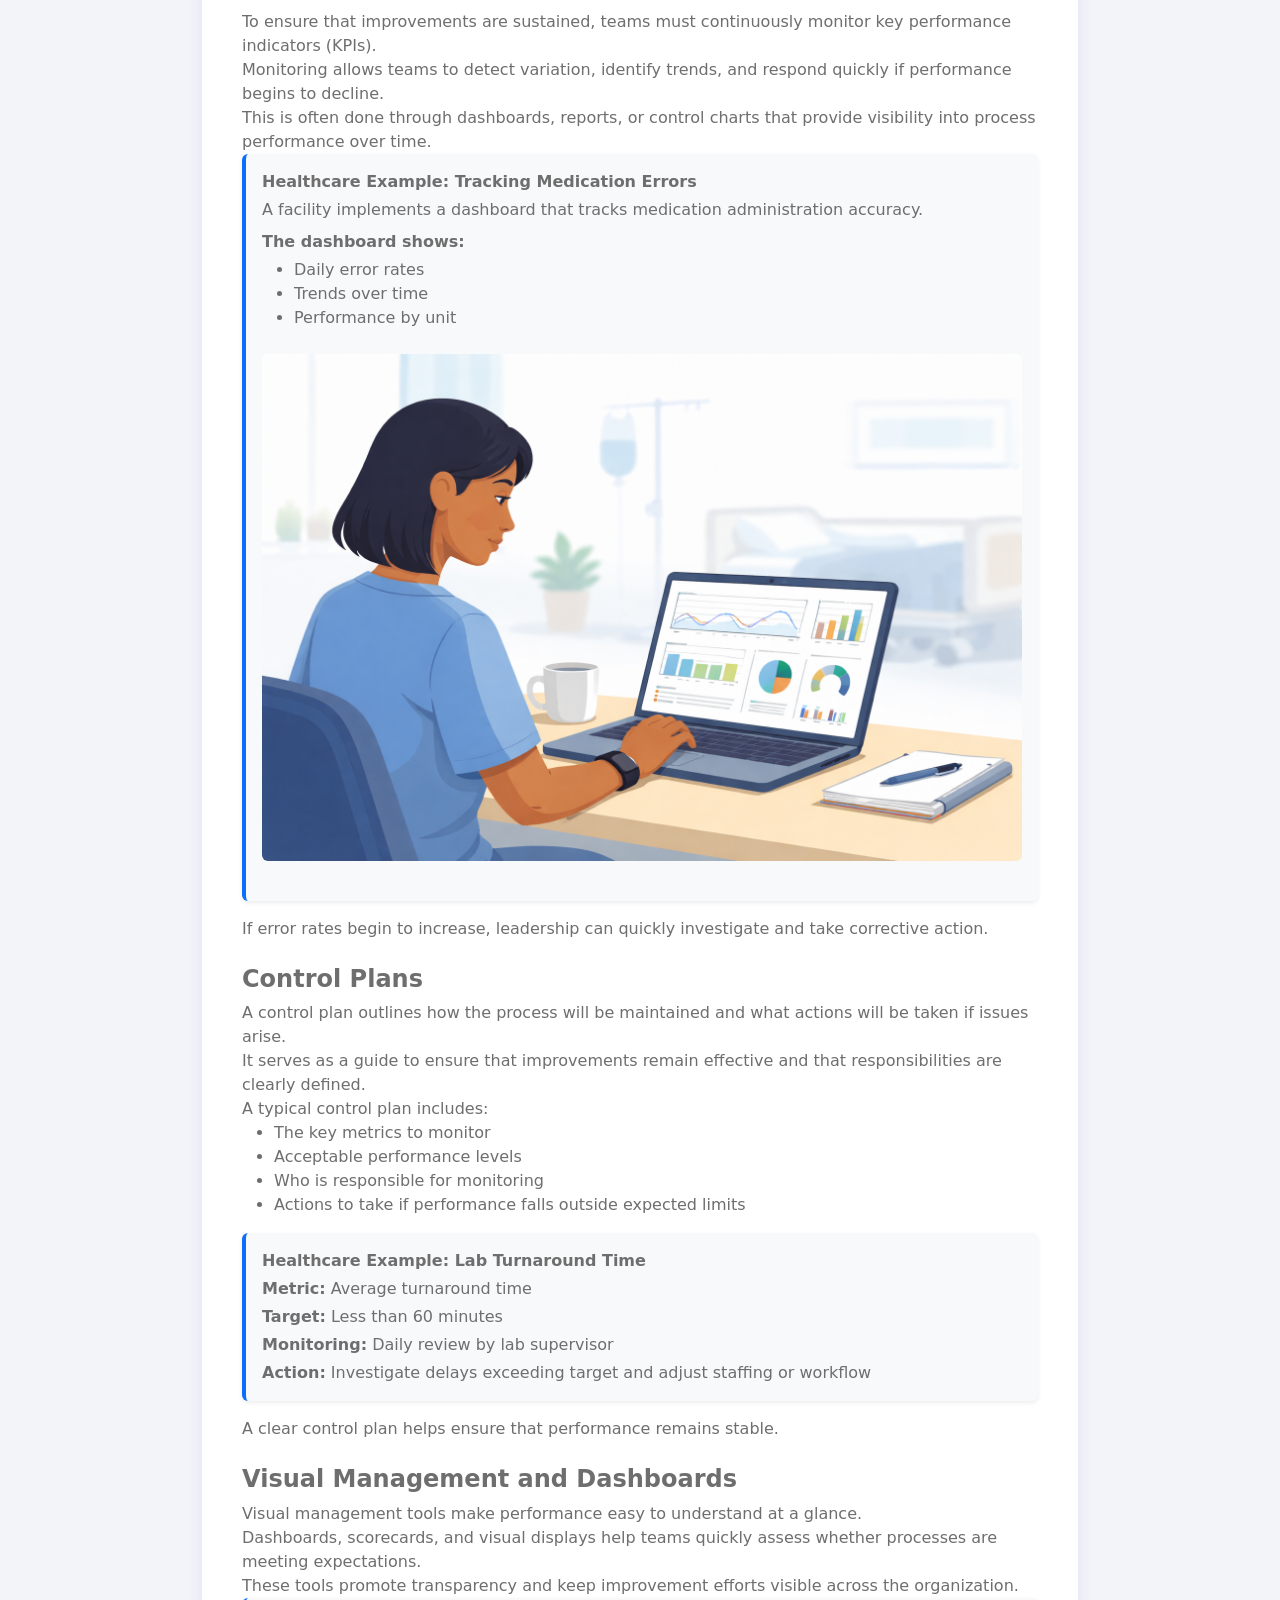
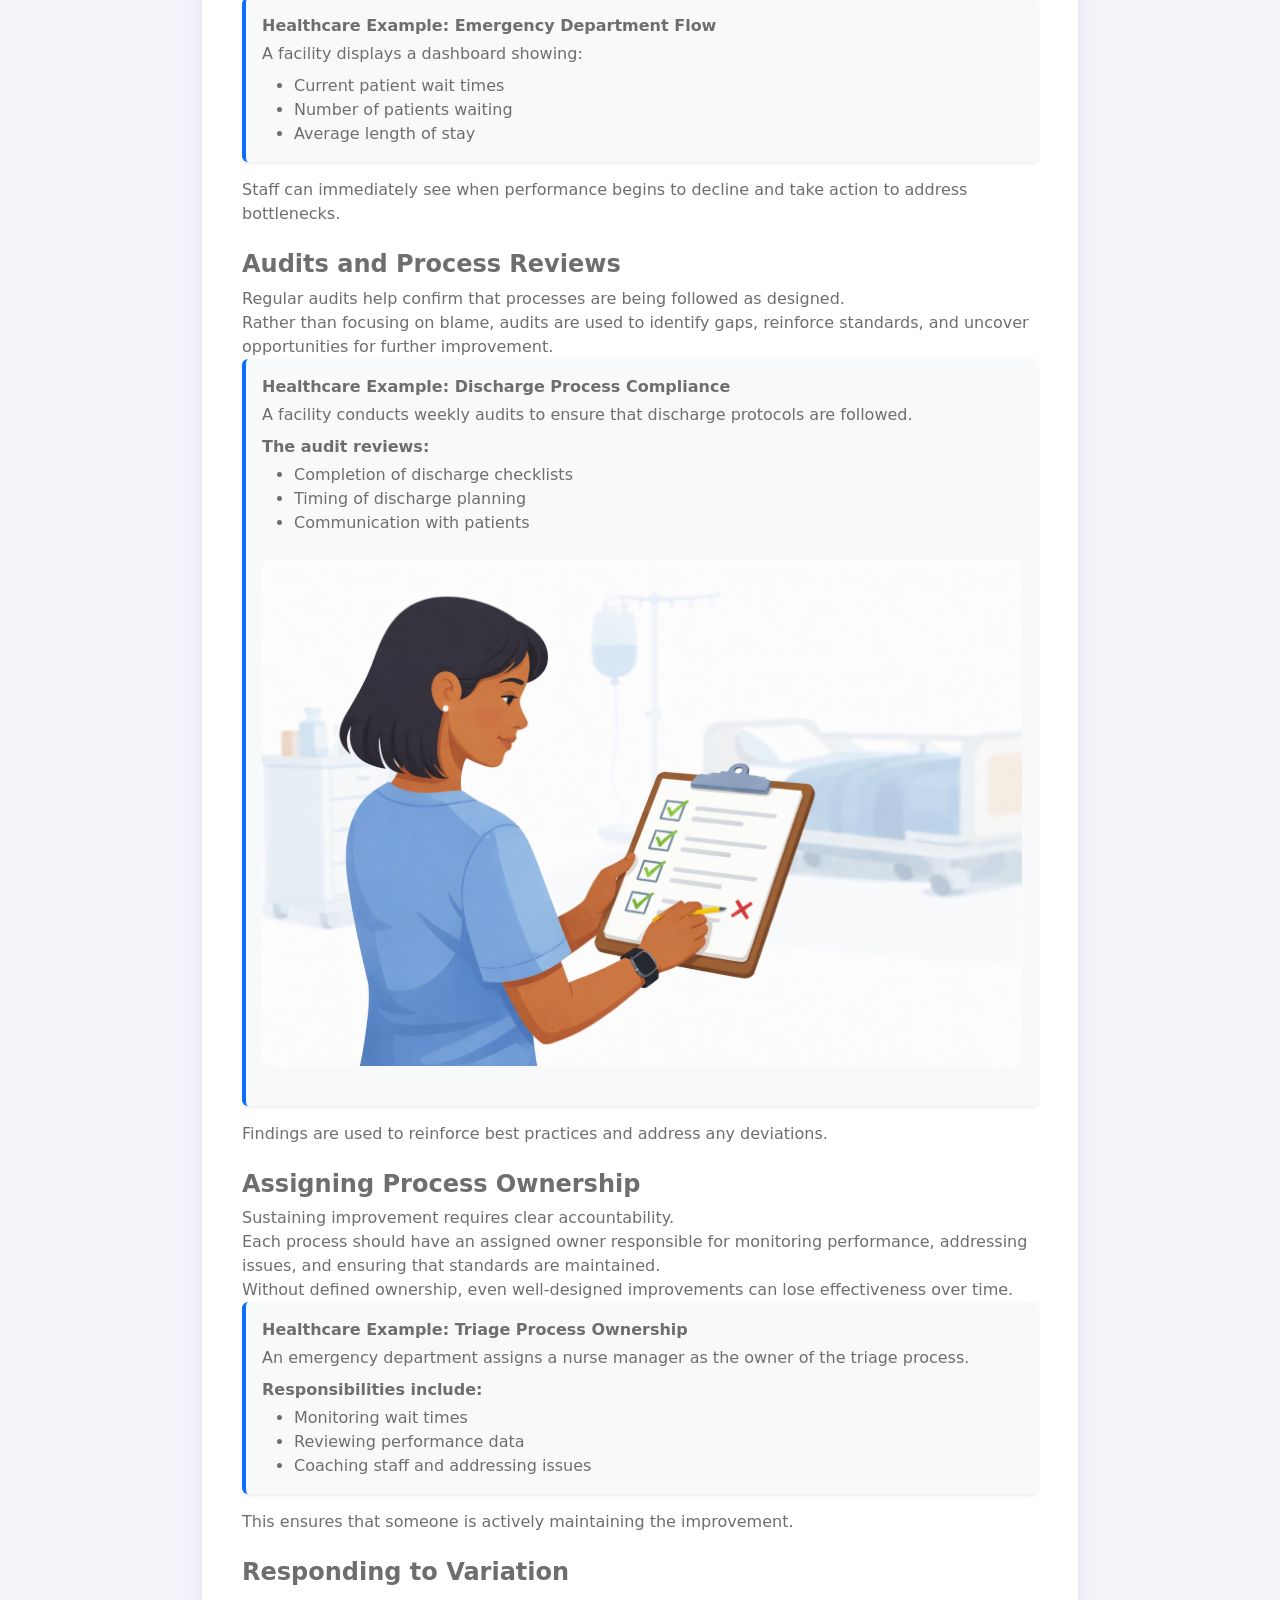
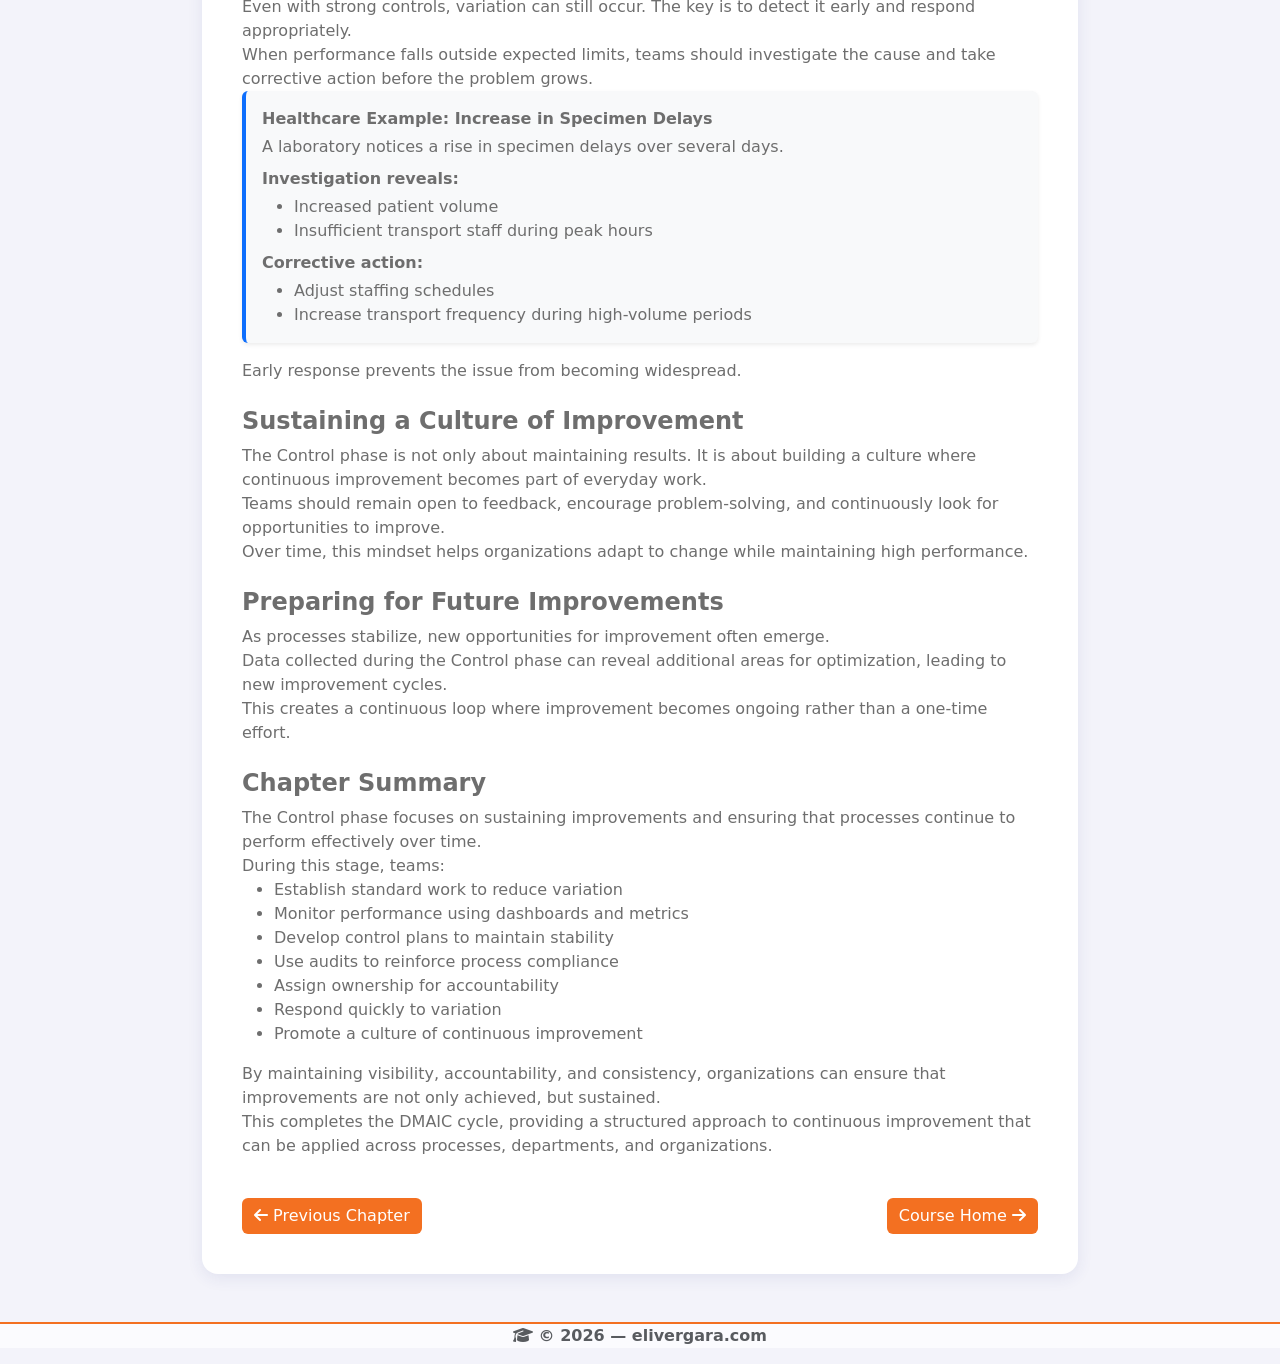
<file: chapter_6.html>
<!doctype html>
<html lang="en">
<head>
  <meta charset="utf-8"/>
  <title>Chapter 6 — Control</title>
  <meta name="viewport" content="width=device-width, initial-scale=1"/>

  <link href="https://cdn.jsdelivr.net/npm/bootstrap@5.3.0/dist/css/bootstrap.min.css" rel="stylesheet">
  <link href="https://cdnjs.cloudflare.com/ajax/libs/font-awesome/6.5.0/css/all.min.css" rel="stylesheet">
  <link href="sass/style.css" rel="stylesheet">
</head>
<body>
  <nav class="navbar navbar-expand-lg navbar-dark navbar-gradient shadow-sm fixed-top">
    <div class="container-fluid">
      <a class="navbar-brand brand" href="index.html">
        <svg class="brand-icon" viewBox="0 0 24 24"><path d="M3 12l6-9 6 9-6 9-6-9z" opacity=".25"/><path d="M12 3l7 6-7 6-7-6 7-6z"/></svg>
        Lean Six Sigma
      </a>
      <button class="navbar-toggler" type="button" data-bs-toggle="collapse" data-bs-target="#mainNav"><span class="navbar-toggler-icon"></span></button>
      <div class="collapse navbar-collapse" id="mainNav">
        <ul class="navbar-nav ms-auto">
          <li class="nav-item"><a class="nav-link" href="index.html#chapters"><i class="fa-solid fa-graduation-cap"></i> Chapters</a></li>
          <li class="nav-item"><a class="nav-link" href="index.html#about-section"><i class="fa-solid fa-circle-info"></i> About</a></li>
        </ul>
      </div>
    </div>
  </nav>
  <button id="backToTopBtn" onclick="backToTop()"><i class="fa-solid fa-arrow-up"></i></button>

<!-- HERO -->

  <header class="hero text-center">
    <div class="container">
      <h1 class="display-5 fw-bold mt-5">
        <i class="fa-solid fa-check-circle mt-5"></i> Chapter 6 — Control
      </h1>
      <p class="lead">Control, means maintaining a process operating in a stable manner, 
        delivering predictable results, and above all, meeting the customer requirements.</p>
    </div>
  </header>


 <!-- MAIN CONTENT -->




  <div class="container my-5" style="max-width:900px">
    <div class="chapter-content">
    <div class="ratio mb-4" style="--bs-aspect-ratio: 47.8%;">
<iframe width="560" height="315" src="https://www.youtube.com/embed/_7bw2EOLwUU?si=1FrKlQLK03Y7tPLW" title="YouTube video player" frameborder="0" allow="accelerometer; autoplay; clipboard-write; encrypted-media; gyroscope; picture-in-picture; web-share" referrerpolicy="strict-origin-when-cross-origin" allowfullscreen></iframe>    </div>
      <section class="chapter-section">

        
        <h2>Control</h2>
        <div class="section-body">
          <div class="section-paragraph">
            After implementing and refining solutions, the final step is to ensure that improvements are sustained over time.
          </div>
          <div class="section-paragraph">
            The Control phase focuses on maintaining gains, preventing regression, and ensuring that the improved process continues to perform as expected.
          </div>
          <div class="section-paragraph">
            Without effective control, processes often return to their previous state. The goal is to make the improved way of working the new standard.
          </div><br>
          <div class="section-paragraph">
            <h4><i class="fa-solid fa-circle-question" style="color: rgb(121, 75, 254);"></i> Key questions in the Control phase include:</h4>
          </div>
          <div class="section-subgroup">
            <ul>
              <li>What must be monitored to ensure performance is maintained?</li>
              <li>How will we detect problems early?</li>
              <li>Who is responsible for maintaining the process?</li>
              <li>What actions should be taken if performance declines?</li>
            </ul>
          </div>

          <div class="section-subgroup mt-4">
            <div class="h4 fw-bold mb-2">Establishing Standard Work</div>
            <div class="section-paragraph">
              Sustaining improvement begins with clearly defining how the process should be performed going forward.
            </div>
            <div class="section-paragraph">
              Standard work provides consistency by documenting the best-known method for completing a task. This reduces variation and ensures that all staff follow the same improved process.
            </div>
            <div class="section-paragraph">
              This may include updated procedures, checklists, or visual guides that make expectations clear and easy to follow.
            </div>
            <div class="p-3 bg-light border-start border-4 border-primary rounded shadow-sm">
              <div class="fw-bold mb-1">Healthcare Example: Medication Administration Process</div>
              <p class="mb-2">After improving medication timing accuracy, a clinic updates its standard procedures to reflect the new workflow.</p>
              <p class="mb-1"><strong>This includes:</strong></p>
              <ul class="mb-0">
                <li>Clear steps for medication scheduling</li>
                <li>Standardized timing windows</li>
                <li>Defined responsibilities for nursing staff</li>
              </ul>
            </div>
            <div class="section-paragraph mt-3">
              By documenting the process, the improvement becomes part of daily operations rather than a temporary change.
            </div>
          </div>

          <div class="section-subgroup mt-4">
            <div class="h4 fw-bold mb-2">Monitoring Performance</div>
            <div class="section-paragraph">
              To ensure that improvements are sustained, teams must continuously monitor key performance indicators (KPIs).
            </div>
            <div class="section-paragraph">
              Monitoring allows teams to detect variation, identify trends, and respond quickly if performance begins to decline.
            </div>
            <div class="section-paragraph">
              This is often done through dashboards, reports, or control charts that provide visibility into process performance over time.
            </div>
            <div class="p-3 bg-light border-start border-4 border-primary rounded shadow-sm">
              <div class="fw-bold mb-1">Healthcare Example: Tracking Medication Errors</div>
              <p class="mb-2">A facility implements a dashboard that tracks medication administration accuracy.</p>
              <p class="mb-1"><strong>The dashboard shows:</strong></p>
              <ul class="mb-0">
                <li>Daily error rates</li>
                <li>Trends over time</li>
                <li>Performance by unit</li>
              </ul>

    <div class="text-center my-4">
      <img src="assets/images/dashboard.png" class="img-fluid w-90 rounded" alt="Dashboard">
    </div>

            
            </div>
            <div class="section-paragraph mt-3">
              If error rates begin to increase, leadership can quickly investigate and take corrective action.
            </div>
          </div>

          <div class="section-subgroup mt-4">
            <div class="h4 fw-bold mb-2">Control Plans</div>
            <div class="section-paragraph">
              A control plan outlines how the process will be maintained and what actions will be taken if issues arise.
            </div>
            <div class="section-paragraph">
              It serves as a guide to ensure that improvements remain effective and that responsibilities are clearly defined.
            </div>
            <div class="section-paragraph">
              A typical control plan includes:
            </div>
            <ul>
              <li>The key metrics to monitor</li>
              <li>Acceptable performance levels</li>
              <li>Who is responsible for monitoring</li>
              <li>Actions to take if performance falls outside expected limits</li>
            </ul>
            <div class="p-3 bg-light border-start border-4 border-primary rounded shadow-sm">
              <div class="fw-bold mb-1">Healthcare Example: Lab Turnaround Time</div>
              <p class="mb-1"><strong>Metric:</strong> Average turnaround time</p>
              <p class="mb-1"><strong>Target:</strong> Less than 60 minutes</p>
              <p class="mb-1"><strong>Monitoring:</strong> Daily review by lab supervisor</p>
              <p class="mb-0"><strong>Action:</strong> Investigate delays exceeding target and adjust staffing or workflow</p>
            </div>
            <div class="section-paragraph mt-3">
              A clear control plan helps ensure that performance remains stable.
            </div>
          </div>

          <div class="section-subgroup mt-4">
            <div class="h4 fw-bold mb-2">Visual Management and Dashboards</div>
            <div class="section-paragraph">
              Visual management tools make performance easy to understand at a glance.
            </div>
            <div class="section-paragraph">
              Dashboards, scorecards, and visual displays help teams quickly assess whether processes are meeting expectations.
            </div>
            <div class="section-paragraph">
              These tools promote transparency and keep improvement efforts visible across the organization.
            </div>
            <div class="p-3 bg-light border-start border-4 border-primary rounded shadow-sm">
              <div class="fw-bold mb-1">Healthcare Example: Emergency Department Flow</div>
              <p class="mb-2">A facility displays a dashboard showing:</p>
              <ul class="mb-0">
                <li>Current patient wait times</li>
                <li>Number of patients waiting</li>
                <li>Average length of stay</li>
              </ul>
            </div>
            <div class="section-paragraph mt-3">
              Staff can immediately see when performance begins to decline and take action to address bottlenecks.
            </div>
          </div>

          <div class="section-subgroup mt-4">
            <div class="h4 fw-bold mb-2">Audits and Process Reviews</div>
            <div class="section-paragraph">
              Regular audits help confirm that processes are being followed as designed.
            </div>
            <div class="section-paragraph">
              Rather than focusing on blame, audits are used to identify gaps, reinforce standards, and uncover opportunities for further improvement.
            </div>
            <div class="p-3 bg-light border-start border-4 border-primary rounded shadow-sm">
              <div class="fw-bold mb-1">Healthcare Example: Discharge Process Compliance</div>
              <p class="mb-2">A facility conducts weekly audits to ensure that discharge protocols are followed.</p>
              <p class="mb-1"><strong>The audit reviews:</strong></p>
              <ul class="mb-0">
                <li>Completion of discharge checklists</li>
                <li>Timing of discharge planning</li>
                <li>Communication with patients</li>
              </ul>

    <div class="text-center my-4">
      <img src="assets/images/audit.png" class="img-fluid w-90 rounded" alt="Audit">
    </div>

            </div>
            <div class="section-paragraph mt-3">
              Findings are used to reinforce best practices and address any deviations.
            </div>
          </div>

          <div class="section-subgroup mt-4">
            <div class="h4 fw-bold mb-2">Assigning Process Ownership</div>
            <div class="section-paragraph">
              Sustaining improvement requires clear accountability.
            </div>
            <div class="section-paragraph">
              Each process should have an assigned owner responsible for monitoring performance, addressing issues, and ensuring that standards are maintained.
            </div>
            <div class="section-paragraph">
              Without defined ownership, even well-designed improvements can lose effectiveness over time.
            </div>
            <div class="p-3 bg-light border-start border-4 border-primary rounded shadow-sm">
              <div class="fw-bold mb-1">Healthcare Example: Triage Process Ownership</div>
              <p class="mb-2">An emergency department assigns a nurse manager as the owner of the triage process.</p>
              <p class="mb-1"><strong>Responsibilities include:</strong></p>
              <ul class="mb-0">
                <li>Monitoring wait times</li>
                <li>Reviewing performance data</li>
                <li>Coaching staff and addressing issues</li>
              </ul>
            </div>
            <div class="section-paragraph mt-3">
              This ensures that someone is actively maintaining the improvement.
            </div>
          </div>

          <div class="section-subgroup mt-4">
            <div class="h4 fw-bold mb-2">Responding to Variation</div>
            <div class="section-paragraph">
              Even with strong controls, variation can still occur. The key is to detect it early and respond appropriately.
            </div>
            <div class="section-paragraph">
              When performance falls outside expected limits, teams should investigate the cause and take corrective action before the problem grows.
            </div>
            <div class="p-3 bg-light border-start border-4 border-primary rounded shadow-sm">
              <div class="fw-bold mb-1">Healthcare Example: Increase in Specimen Delays</div>
              <p class="mb-2">A laboratory notices a rise in specimen delays over several days.</p>
              <p class="mb-1"><strong>Investigation reveals:</strong></p>
              <ul class="mb-2">
                <li>Increased patient volume</li>
                <li>Insufficient transport staff during peak hours</li>
              </ul>
              <p class="mb-1"><strong>Corrective action:</strong></p>
              <ul class="mb-0">
                <li>Adjust staffing schedules</li>
                <li>Increase transport frequency during high-volume periods</li>
              </ul>
            </div>
            <div class="section-paragraph mt-3">
              Early response prevents the issue from becoming widespread.
            </div>
          </div>

          <div class="section-subgroup mt-4">
            <div class="h4 fw-bold mb-2">Sustaining a Culture of Improvement</div>
            <div class="section-paragraph">
              The Control phase is not only about maintaining results. It is about building a culture where continuous improvement becomes part of everyday work.
            </div>
            <div class="section-paragraph">
              Teams should remain open to feedback, encourage problem-solving, and continuously look for opportunities to improve.
            </div>
            <div class="section-paragraph">
              Over time, this mindset helps organizations adapt to change while maintaining high performance.
            </div>
          </div>

          <div class="section-subgroup mt-4">
            <div class="h4 fw-bold mb-2">Preparing for Future Improvements</div>
            <div class="section-paragraph">
              As processes stabilize, new opportunities for improvement often emerge.
            </div>
            <div class="section-paragraph">
              Data collected during the Control phase can reveal additional areas for optimization, leading to new improvement cycles.
            </div>
            <div class="section-paragraph">
              This creates a continuous loop where improvement becomes ongoing rather than a one-time effort.
            </div>
          </div>

          <div class="section-subgroup mt-4">
            <div class="h4 fw-bold mb-2">Chapter Summary</div>
            <div class="section-paragraph">
              The Control phase focuses on sustaining improvements and ensuring that processes continue to perform effectively over time.
            </div>
            <div class="section-paragraph">
              During this stage, teams:
            </div>
            <ul>
              <li>Establish standard work to reduce variation</li>
              <li>Monitor performance using dashboards and metrics</li>
              <li>Develop control plans to maintain stability</li>
              <li>Use audits to reinforce process compliance</li>
              <li>Assign ownership for accountability</li>
              <li>Respond quickly to variation</li>
              <li>Promote a culture of continuous improvement</li>
            </ul>
            <div class="section-paragraph">
              By maintaining visibility, accountability, and consistency, organizations can ensure that improvements are not only achieved, but sustained.
            </div>
            <div class="section-paragraph">
              This completes the DMAIC cycle, providing a structured approach to continuous improvement that can be applied across processes, departments, and organizations.
            </div>
          </div>
        </div>
      </section>
      <div class="chapter-nav">
        <a href="chapter_5.html" class="btn btn-course"><i class="fa-solid fa-arrow-left"></i> Previous Chapter</a>
        <a href="index.html#chapters" class="btn btn-course">Course Home <i class="fa-solid fa-arrow-right"></i></a>
      </div>
    </div>
  </div>
<footer class="text-center text-muted mt-1 mb-3 ">
<a class="nav-link"
   href="https://www.elivergara.com"
   target="_blank"
   rel="noopener noreferrer">
  <strong><i class="fa-solid fa-graduation-cap"></i> © 2026 — elivergara.com</strong>
</a>  
</footer>
  <script src="https://cdn.jsdelivr.net/npm/bootstrap@5.3.0/dist/js/bootstrap.bundle.min.js"></script>
  <script>function backToTop(){ window.scrollTo({top:0,behavior:'smooth'}); } window.addEventListener('scroll',function(){document.getElementById('backToTopBtn').style.display=(window.scrollY>300)?'inline-block':'none';});</script>
</body>
</html>
</file>
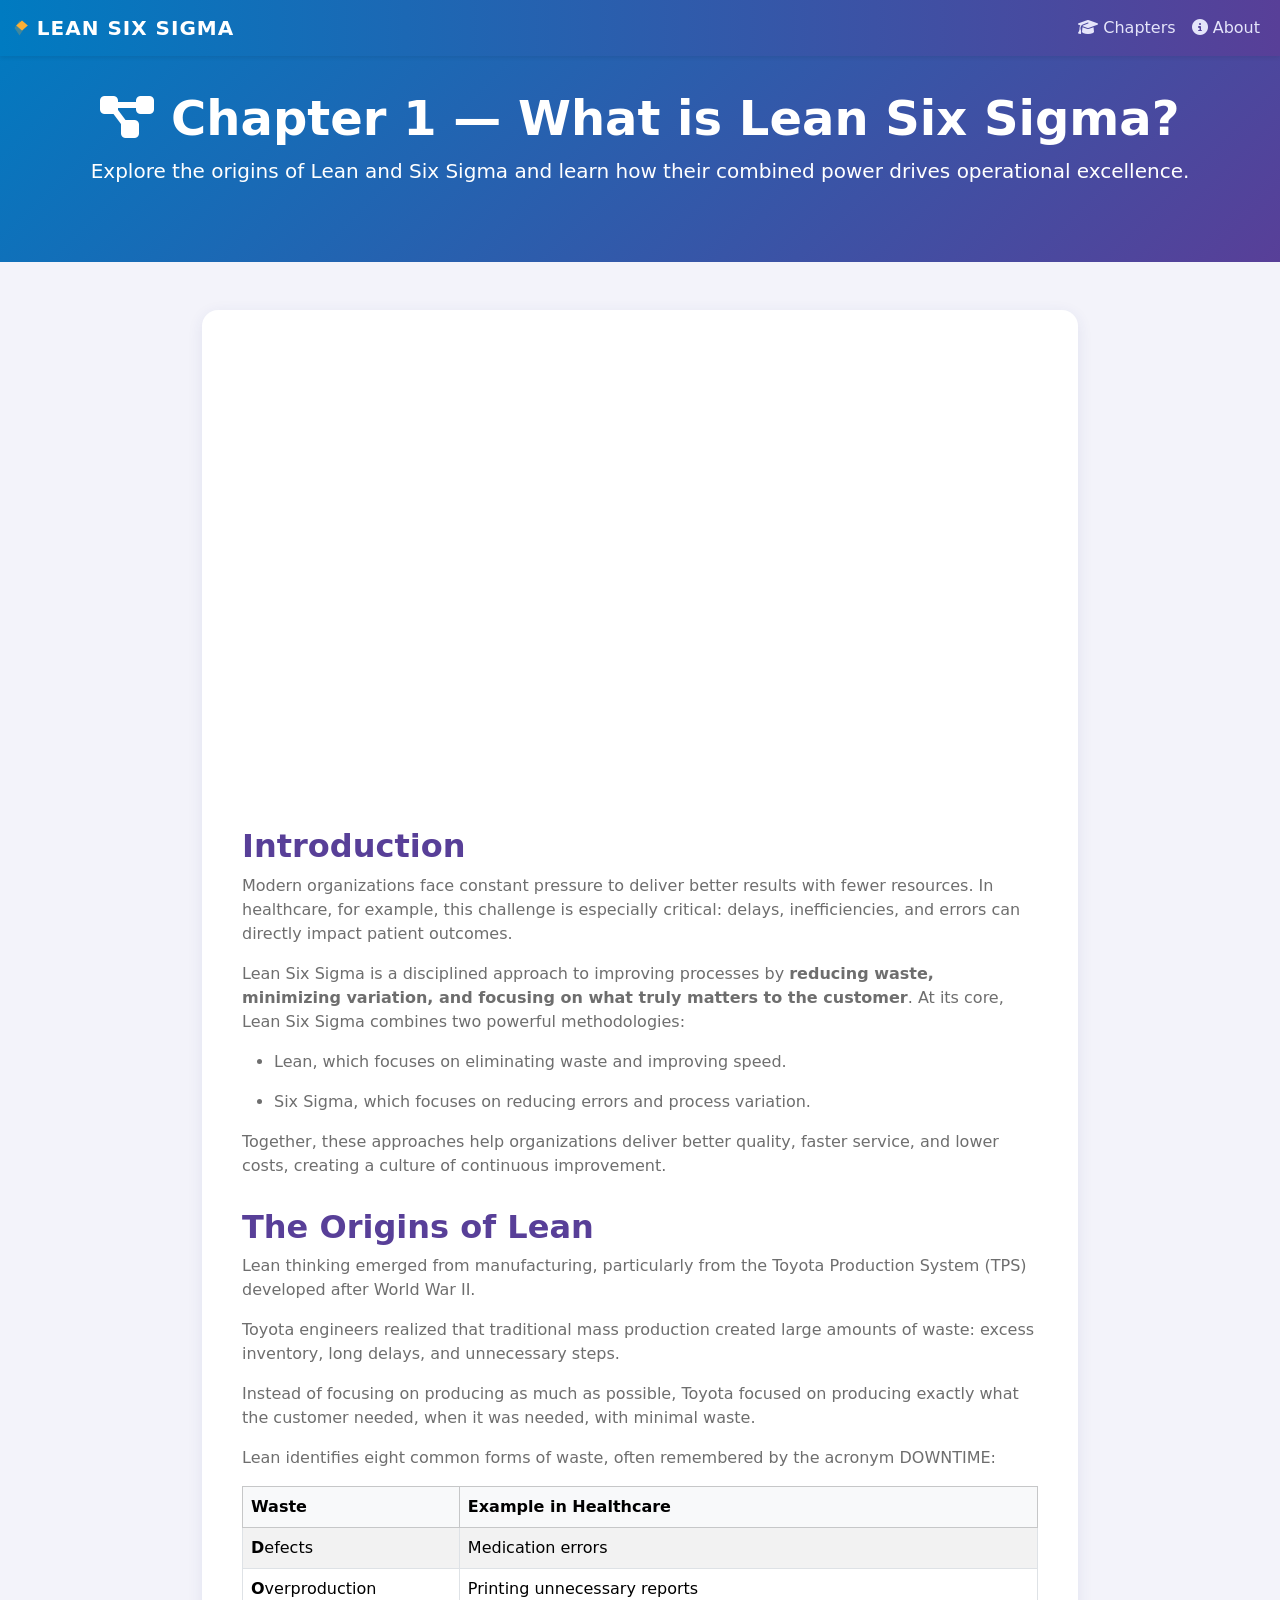
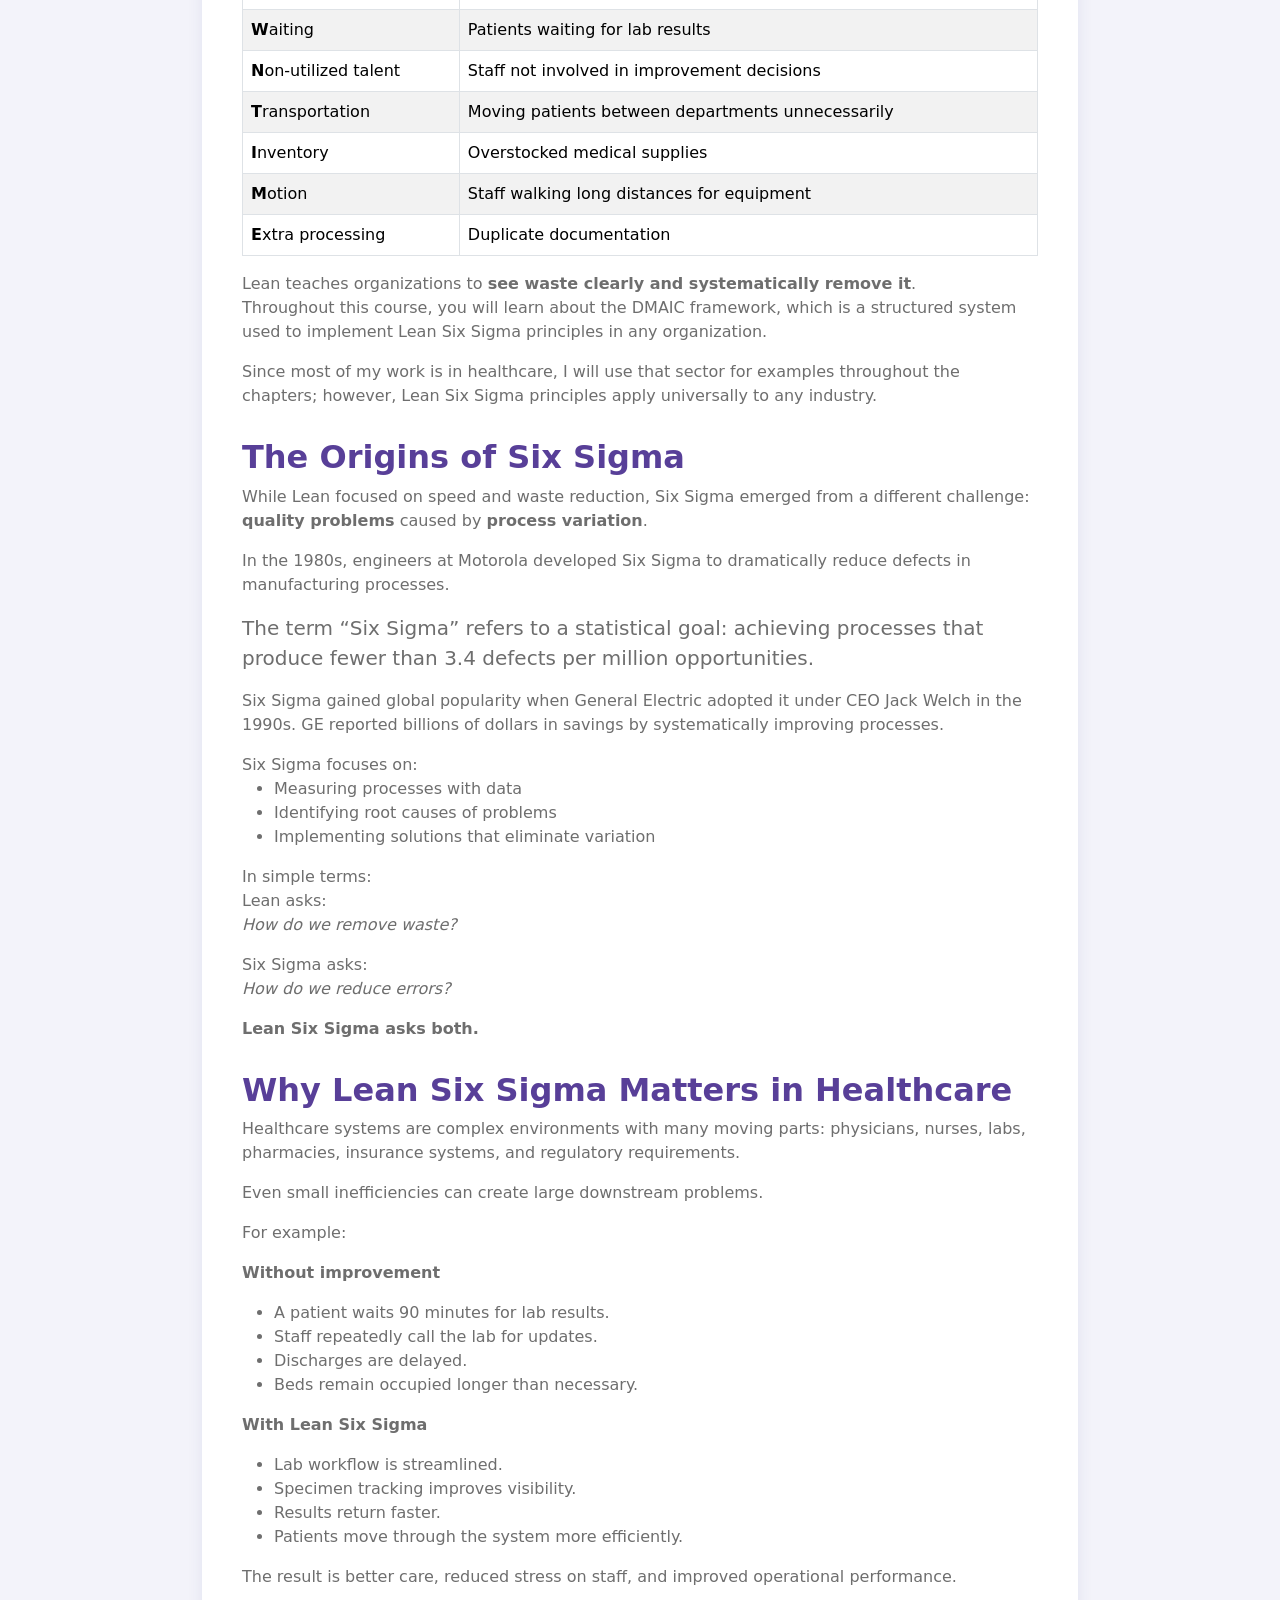
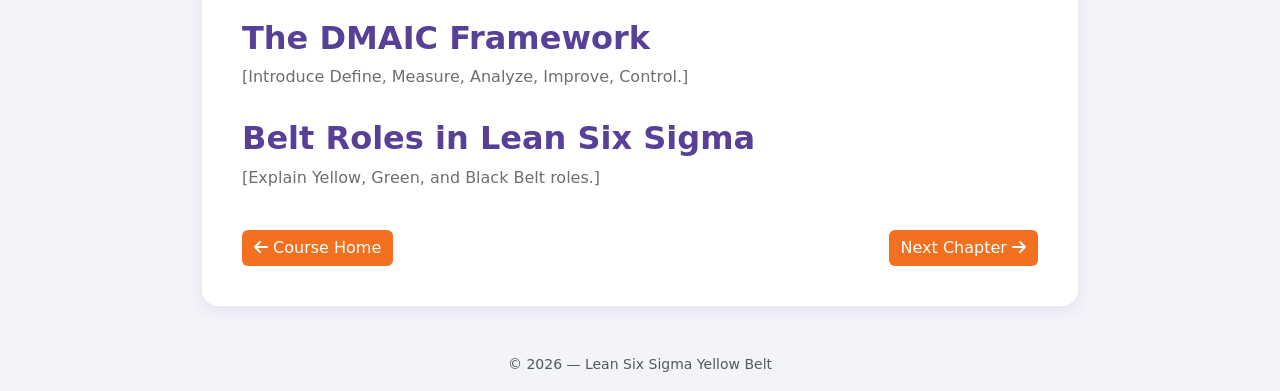
<file: chapter_template.html>
<!doctype html>
<html lang="en">
<head>
<meta charset="utf-8"/>
<title>Chapter 1 — What is Lean Six Sigma?</title>
<meta name="viewport" content="width=device-width, initial-scale=1"/>

<link href="https://cdn.jsdelivr.net/npm/bootstrap@5.3.0/dist/css/bootstrap.min.css" rel="stylesheet">
<link href="https://cdnjs.cloudflare.com/ajax/libs/font-awesome/6.5.0/css/all.min.css" rel="stylesheet">

<style>
:root {
--primary:#007BC1;
--secondary:#583F98;
--accent:#F37021;
--highlight:#FBAF33;
--text:#6E6E6E;
}

body{
color:var(--text);
background:#f3f3fa;
}

.navbar-gradient{
background:linear-gradient(90deg,#007BC1 0%,#583F98 100%)!important;
}

.navbar-nav .nav-link{
color:#e5e5fa!important;
font-weight:500;
}

.navbar-nav .nav-link:hover{
color:var(--highlight)!important;
}

.brand{
display:inline-flex;
align-items:center;
gap:.3rem;
font-weight:800;
letter-spacing:1px;
text-transform:uppercase;
color:#fff;
}

.brand-icon{
width:20px;
height:20px;
fill:var(--highlight);
}

.hero{
background:linear-gradient(135deg,var(--primary),var(--secondary));
color:white;
padding:90px 20px 60px;
}

.chapter-content{
background:white;
border-radius:16px;
padding:40px;
box-shadow:0 4px 16px rgba(44,55,130,0.09);
}

.chapter-content h2{
color:var(--secondary);
font-weight:700;
margin-top:30px;
}

.chapter-content h3{
color:var(--primary);
margin-top:25px;
}

.chapter-nav{
margin-top:40px;
display:flex;
justify-content:space-between;
}

.btn-course{
background:var(--accent);
border:none;
color:white;
}

.btn-course:hover{
background:var(--secondary);
}

#backToTopBtn{
position:fixed;
bottom:40px;
right:36px;
z-index:1100;
display:none;
background:var(--secondary);
color:#fff;
border:none;
border-radius:60px;
padding:16px 18px;
font-size:1.2rem;
}

html{scroll-behavior:smooth;}
</style>

<script>
window.addEventListener('scroll',function(){
document.getElementById('backToTopBtn').style.display =
(window.scrollY>300)?'inline-block':'none';
});

function backToTop(){
window.scrollTo({top:0,behavior:'smooth'});
}
</script>

</head>

<body>

<!-- NAVBAR -->

<nav class="navbar navbar-expand-lg navbar-dark navbar-gradient shadow-sm fixed-top">
<div class="container-fluid">

<a class="navbar-brand brand" href="index.html">

<svg class="brand-icon" viewBox="0 0 24 24">
<path d="M3 12l6-9 6 9-6 9-6-9z" opacity=".25"/>
<path d="M12 3l7 6-7 6-7-6 7-6z"/>
</svg>

Lean Six Sigma

</a>

<button class="navbar-toggler" type="button" data-bs-toggle="collapse" data-bs-target="#mainNav">
<span class="navbar-toggler-icon"></span>
</button>

<div class="collapse navbar-collapse" id="mainNav">

<ul class="navbar-nav ms-auto">

<li class="nav-item">
<a class="nav-link" href="index.html#chapters">
<i class="fa-solid fa-graduation-cap"></i> Chapters
</a>
</li>

<li class="nav-item">
<a class="nav-link" href="index.html#about-section">
<i class="fa-solid fa-circle-info"></i> About
</a>
</li>

</ul>

</div>
</div>
</nav>

<button id="backToTopBtn" onclick="backToTop()">
<i class="fa-solid fa-arrow-up"></i>
</button>

<!-- HERO -->

<header class="hero text-center">

<div class="container">

<h1 class="display-5 fw-bold">
<i class="fa-solid fa-project-diagram"></i>
Chapter 1 — What is Lean Six Sigma?
</h1>

<p class="lead">
Explore the origins of Lean and Six Sigma and learn how their combined power drives operational excellence.
</p>

</div>

</header>

<!-- MAIN CONTENT -->

<div class="container my-5" style="max-width:900px">

<div class="chapter-content">

<!-- ====================================================== -->
<!-- YOUTUBE VIDEO (OPTIONAL) -->
<!-- Uncomment if you want to embed a video -->


<div class="ratio ratio-16x9 mb-4">
<iframe src="https://www.youtube.com/embed/YOUR_VIDEO_ID"
title="Lean Six Sigma Introduction"
allowfullscreen></iframe>
</div>



<!-- ====================================================== -->
<!-- CHAPTER TEXT START -->

<h2>Introduction</h2>

<p>
Modern organizations face constant pressure to deliver better results with fewer resources.  
In healthcare, for example, this challenge is especially critical: delays, inefficiencies, and errors can directly impact patient outcomes.

<p>Lean Six Sigma is a disciplined approach to improving processes by <b>reducing waste, minimizing variation, and focusing on what truly matters to the customer</b>.

At its core, Lean Six Sigma combines two powerful methodologies:

<ul><li>Lean, which focuses on eliminating waste and improving speed.</ul>

<ul><li>Six Sigma, which focuses on reducing errors and process variation.</ul>

Together, these approaches help organizations deliver better quality, faster service, and lower costs, creating a culture of continuous improvement.
</p>

<h2>The Origins of Lean</h2>

<p>
Lean thinking emerged from manufacturing, particularly from the Toyota Production System (TPS) developed after World War II.
<p>Toyota engineers realized that traditional mass production created large amounts of waste: excess inventory, long delays, and unnecessary steps.
<p>Instead of focusing on producing as much as possible, Toyota focused on producing exactly what the customer needed, when it was needed, with minimal waste.
<p>Lean identifies eight common forms of waste, often remembered by the acronym DOWNTIME:

<table class="table table-striped table-bordered">
  <thead class="table-light">
    <tr>
      <th>Waste</th>
      <th>Example in Healthcare</th>
    </tr>
  </thead>
  <tbody>
    <tr>
      <td><b>D</b>efects</td>
      <td>Medication errors</td>
    </tr>
    <tr>
      <td><b>O</b>verproduction</td>
      <td>Printing unnecessary reports</td>
    </tr>
    <tr>
      <td><b>W</b>aiting</td>
      <td>Patients waiting for lab results</td>
    </tr>
    <tr>
      <td><b>N</b>on-utilized talent</td>
      <td>Staff not involved in improvement decisions</td>
    </tr>
    <tr>
      <td><b>T</b>ransportation</td>
      <td>Moving patients between departments unnecessarily</td>
    </tr>
    <tr>
      <td><b>I</b>nventory</td>
      <td>Overstocked medical supplies</td>
    </tr>
    <tr>
      <td><b>M</b>otion</td>
      <td>Staff walking long distances for equipment</td>
    </tr>
    <tr>
      <td><b>E</b>xtra processing</td>
      <td>Duplicate documentation</td>
    </tr>
  </tbody>
</table>

Lean teaches organizations to <b>see waste clearly and systematically remove it</b>.
<p>Throughout this course, you will learn about the DMAIC framework, which is a structured 
    system used to implement Lean Six Sigma principles in any organization. 
    <p>Since most of my work is in healthcare, I will use that sector for examples throughout the chapters; 
        however, Lean Six Sigma principles apply universally to any industry.
</p>

<h2>The Origins of Six Sigma</h2>

<p>While Lean focused on speed and waste reduction, Six Sigma emerged from a different challenge: <b>quality problems</b> caused by <b>process variation</b>.

<p>In the 1980s, engineers at Motorola developed Six Sigma to dramatically reduce defects in manufacturing processes.

<blockquote class="blockquote"><p class="mb-0">The term “Six Sigma” refers to a statistical goal: achieving processes that produce fewer 
    than 3.4 defects per million opportunities.</blockquote>

Six Sigma gained global popularity when General Electric adopted it under CEO Jack Welch in the 1990s. GE reported billions of 
dollars in savings by systematically improving processes.
</p>
Six Sigma focuses on:
<ul>
    <li>Measuring processes with data

    <li>Identifying root causes of problems

    <li>Implementing solutions that eliminate variation
</ul>

In simple terms:<br>

<p>Lean asks:<br>
<i>How do we remove waste?</i>

<p>Six Sigma asks: <br>
<i>How do we reduce errors?</i>

<p><b>Lean Six Sigma asks both.</b>
<h2>Why Lean Six Sigma Matters in Healthcare</h2>

<p>Healthcare systems are complex environments with many moving parts: physicians, nurses, labs, pharmacies, insurance systems, and regulatory requirements.
<p>Even small inefficiencies can create large downstream problems.
<p>For example:

<p><b>Without improvement</b>
<ul>
    <li>A patient waits 90 minutes for lab results.
    <li>Staff repeatedly call the lab for updates.
    <li>Discharges are delayed.
    <li>Beds remain occupied longer than necessary.
</ul>
        

<p><b>With Lean Six Sigma</b>
<ul>
    <li>Lab workflow is streamlined.
    <li>Specimen tracking improves visibility.
    <li>Results return faster.
    <li>Patients move through the system more efficiently.
    </ul>

The result is better care, reduced stress on staff, and improved operational performance.
</p>

<h2>The DMAIC Framework</h2>

<p>
[Introduce Define, Measure, Analyze, Improve, Control.]
</p>

<h2>Belt Roles in Lean Six Sigma</h2>

<p>
[Explain Yellow, Green, and Black Belt roles.]
</p>

<!-- CHAPTER TEXT END -->
<!-- ====================================================== -->

<div class="chapter-nav">

<a href="index.html" class="btn btn-course">
<i class="fa-solid fa-arrow-left"></i> Course Home
</a>

<a href="chapter2.html" class="btn btn-course">
Next Chapter <i class="fa-solid fa-arrow-right"></i>
</a>

</div>

</div>

</div>

<footer class="text-center text-muted mt-5 mb-3 small">

© 2026 — Lean Six Sigma Yellow Belt

</footer>

<script src="https://cdn.jsdelivr.net/npm/bootstrap@5.3.0/dist/js/bootstrap.bundle.min.js"></script>

</body>
</html>
</file>
<file: sass/style.css>
:root {
  --primary: #007BC1;
  --secondary: #583F98;
  --accent: #F37021;
  --highlight: #FBAF33;
  --highlight2: #f6933d;
  --text: #6E6E6E;
}

body {
  color: var(--text);
  background: #f3f3fa;
}

.navbar-gradient {
  background: linear-gradient(90deg, var(--primary) 0%, var(--secondary) 100%) !important;
}

.navbar, .navbar-dark.bg-dark {
  background: var(--secondary) !important;
  border-bottom: none;
}

.navbar-brand {
  color: #fff !important;
}

.brand {
  display: inline-flex;
  align-items: center;
  gap: 0.3rem;
  font-weight: 800;
  letter-spacing: 1px;
  text-transform: uppercase;
  color: #fff;
}

.brand-icon {
  width: 20px;
  height: 20px;
  fill: var(--highlight);
}

.navbar-nav .nav-link {
  color: #e5e5fa !important;
  font-weight: 500;
}

.navbar-nav .nav-link.active, .navbar-nav .nav-link:focus, .navbar-nav .nav-link:hover {
  color: var(--highlight) !important;
}

.toc-card {
  border-radius: 16px;
  box-shadow: 0 4px 16px rgba(44, 55, 130, 0.09);
  border: none;
}

.chapter-image {
  width: 100%;
  height: 150px;
  display: block;
  border-radius: 8px;
  object-fit: cover;
  object-position: top;
  border-bottom: 3px solid var(--highlight);
}

.chapter {
  scroll-margin-top: 90px;
}

.card-title {
  font-weight: 700;
  color: var(--secondary);
}

.chapter .card-title {
  display: flex;
  align-items: center;
  gap: 0.6em;
}

.main-content {
  background: #f3f3fa;
  min-height: 96vh;
  padding-bottom: 42px;
}

.btn, .btn-lg, .btn-outline-primary {
  background: var(--accent);
  border: none;
  color: #fff;
}

.btn-outline-primary {
  background: transparent;
  color: var(--primary);
  border: 2px solid var(--primary);
}

.btn-outline-primary:hover {
  background: var(--primary);
  color: #fff;
}

.chapter .fa-solid {
  color: var(--accent);
}

.card-footer {
  background: var(--highlight) !important;
  color: #222;
}

footer {
  background: #fbfbfe;
  border-top: 2px solid var(--accent);
}

#chapters-nav {
  background: rgba(255, 255, 255, 0);
  border-radius: 1rem;
  margin-bottom: 2em;
  box-shadow: 0 2px 16px rgba(44, 55, 130, 0);
  padding: 10px 24px;
  text-align: center;
}

#chapters-nav .btn {
  margin: 2px 2px;
  font-weight: 700;
  letter-spacing: 0.03em;
  font-size: 1.05rem;
  background: var(--primary);
  border: none;
  color: #fff;
  padding: 6px 18px;
  border-radius: 24px;
  transition: background 0.1s, color 0.1s;
}

#chapters-nav .btn:hover {
  background: var(--accent);
  color: #ffffff;
}

@media (max-width: 600px) {
  #chapters-nav {
    padding: 6px 2vw;
    font-size: 0.93rem;
  }
  #chapters-nav .btn {
    font-size: 0.94rem;
    margin: 2px 2px;
    padding: 4px 10px;
  }
}
#backToTopBtn {
  position: fixed;
  bottom: 40px;
  right: 36px;
  z-index: 1100;
  display: none;
  background: var(--secondary);
  color: #fff;
  border: none;
  border-radius: 60px;
  padding: 18px 20px 16px 20px;
  font-size: 1.4rem;
  box-shadow: 0 4px 12px rgba(88, 63, 152, 0.22);
  transition: background 0.2s, color 0.2s;
}

#backToTopBtn:hover {
  background: var(--accent);
  color: #fff;
}

html {
  scroll-behavior: smooth;
}

.chapter-content {
  background: white;
  border-radius: 16px;
  padding: 40px;
  box-shadow: 0 4px 16px rgba(44, 55, 130, 0.09);
}

.chapter-content h2 {
  color: var(--secondary);
  font-weight: 700;
  margin-top: 30px;
}

.chapter-content h3 {
  color: var(--primary);
  margin-top: 25px;
}

.chapter-nav {
  margin-top: 40px;
  display: flex;
  justify-content: space-between;
}

.btn-course {
  background: var(--accent);
  border: none;
  color: white;
}

.btn-course:hover {
  background: var(--secondary);
}

.table thead th, .table-striped tbody tr:nth-of-type(odd) {
  background: #f3f3fa;
}/*# sourceMappingURL=style.css.map */
</file>
